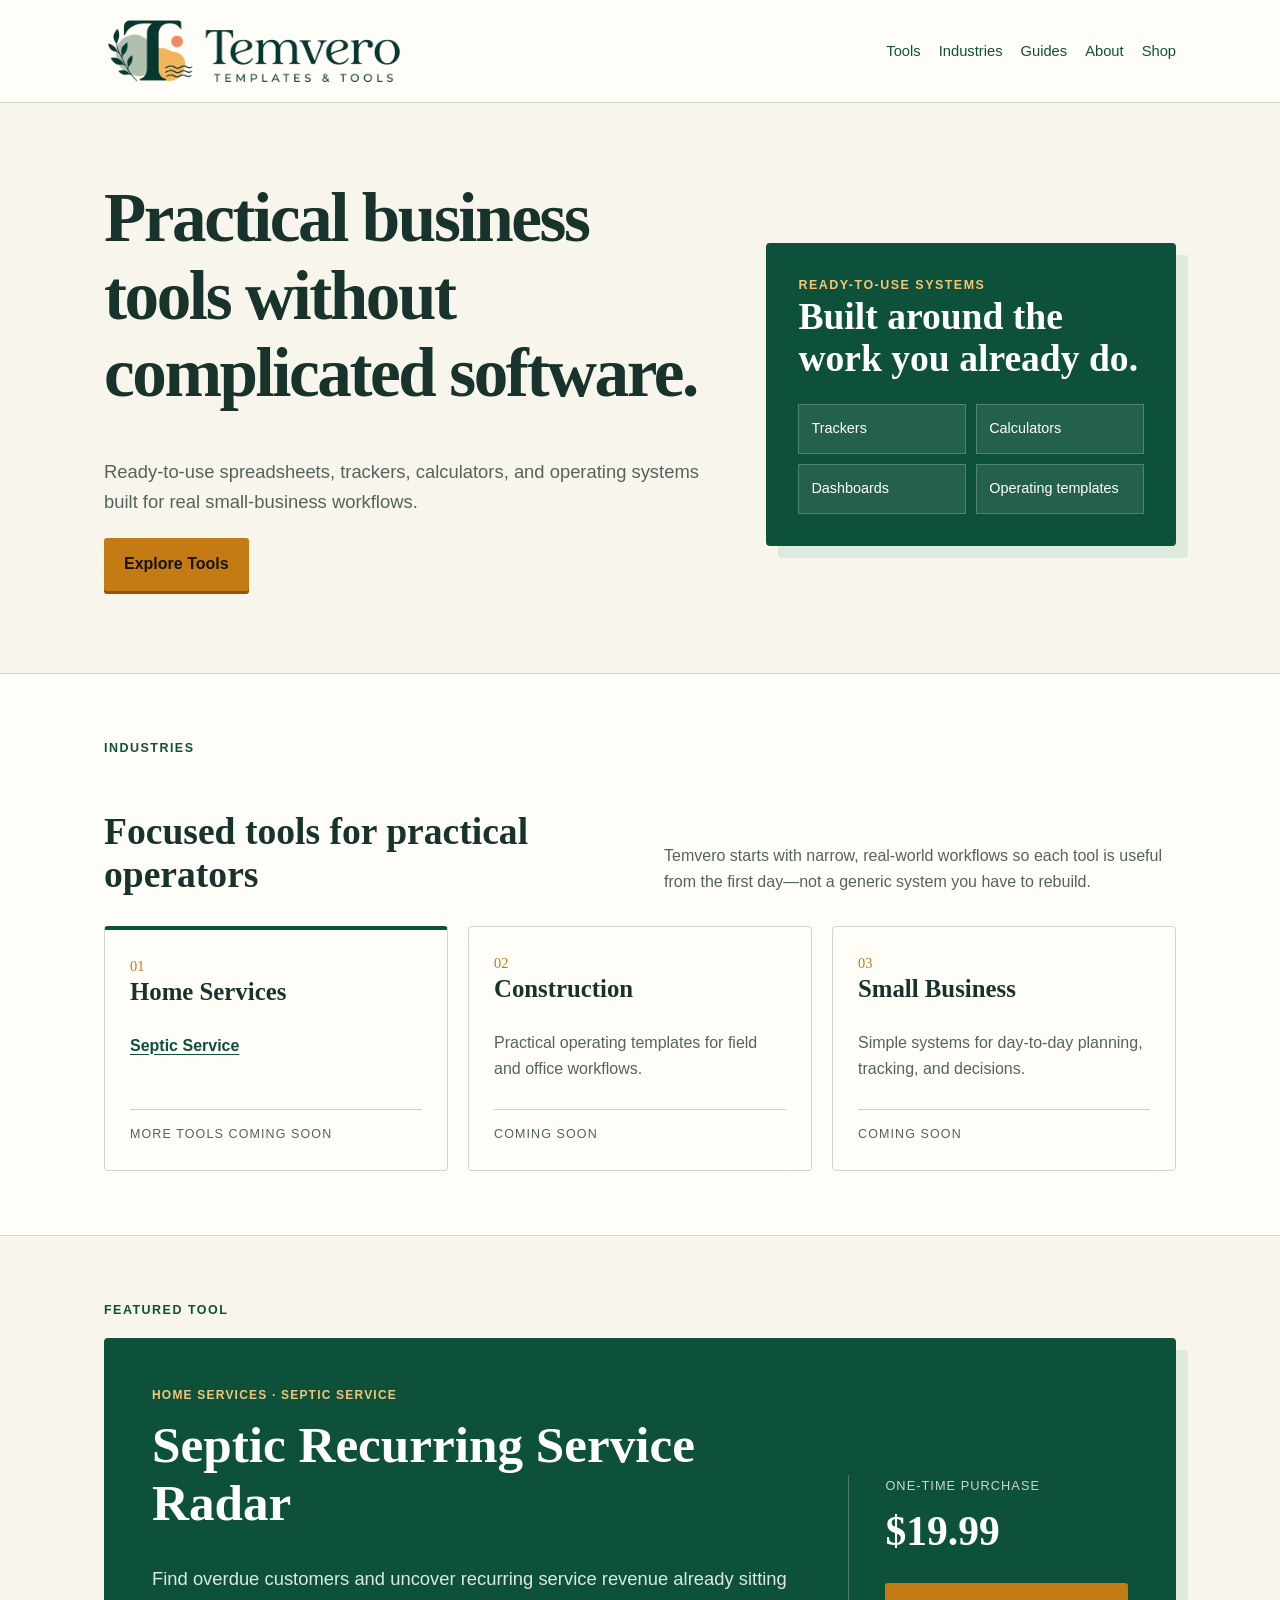
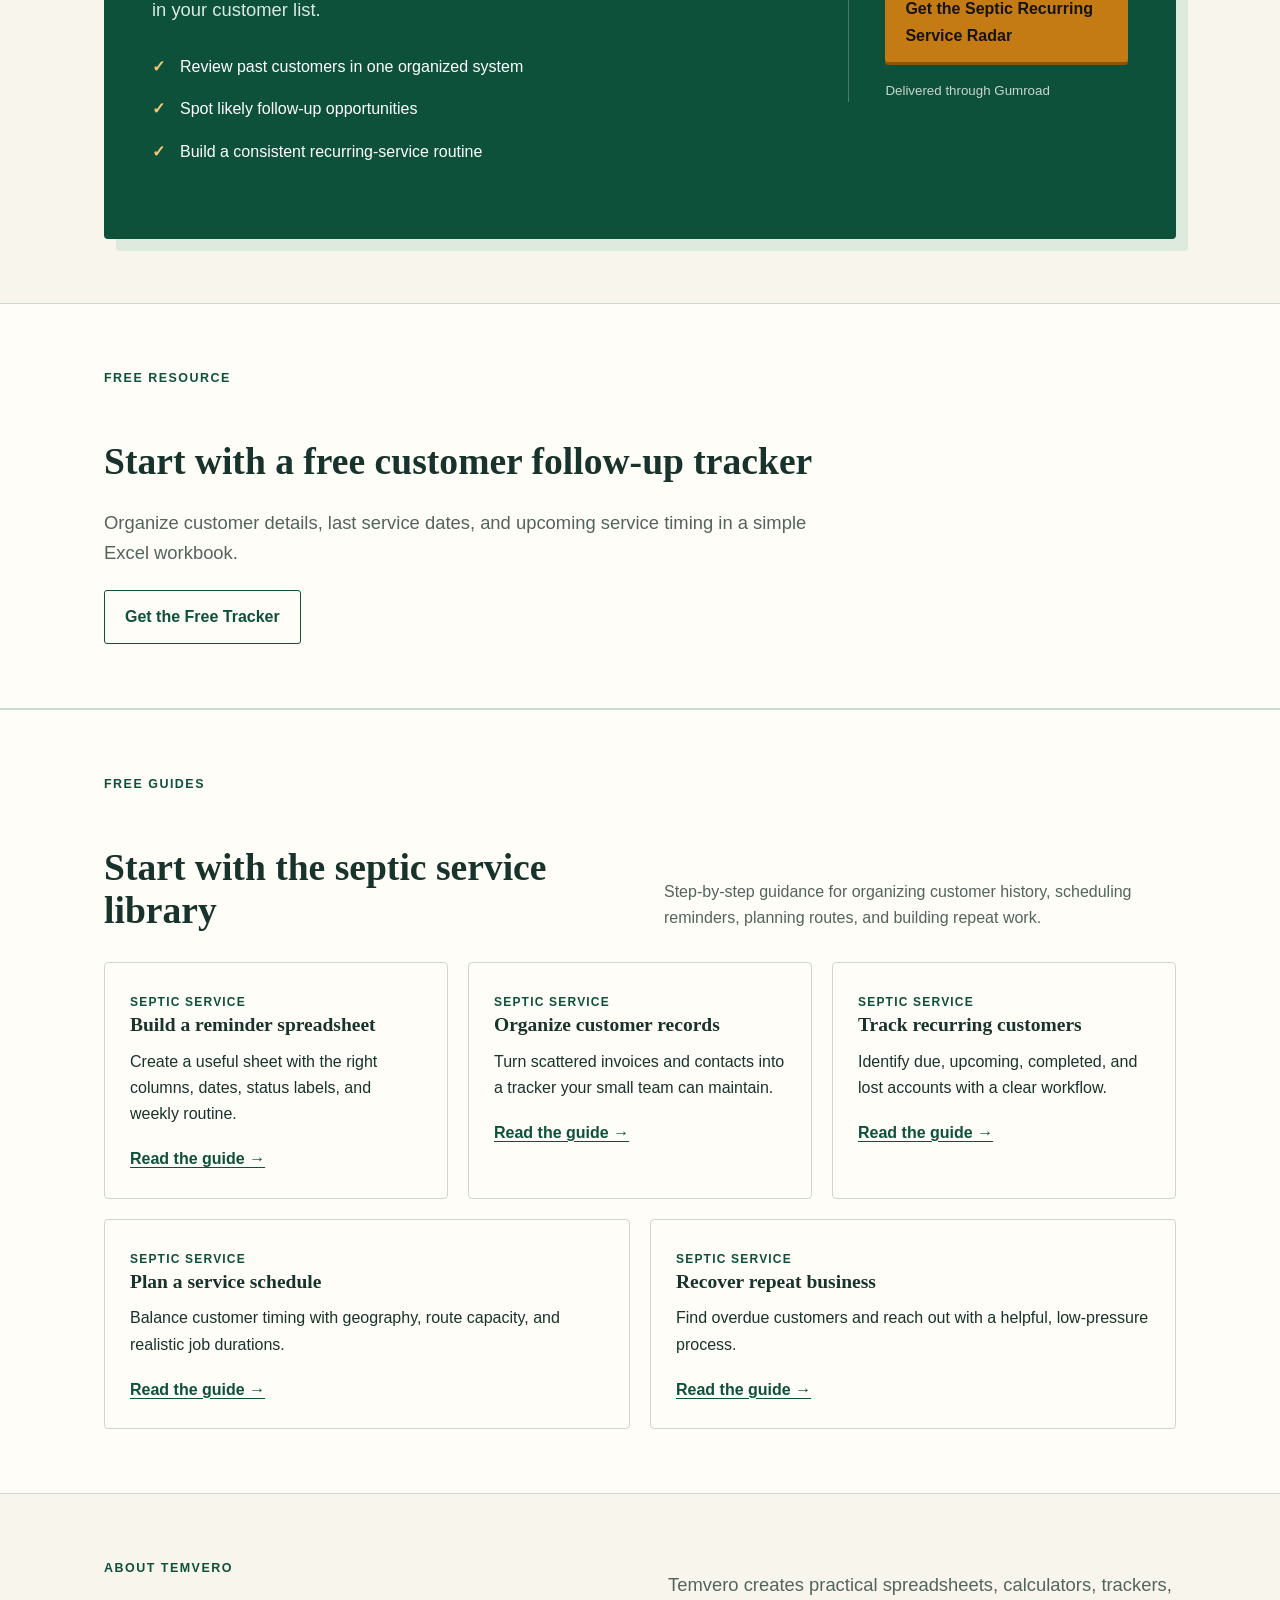
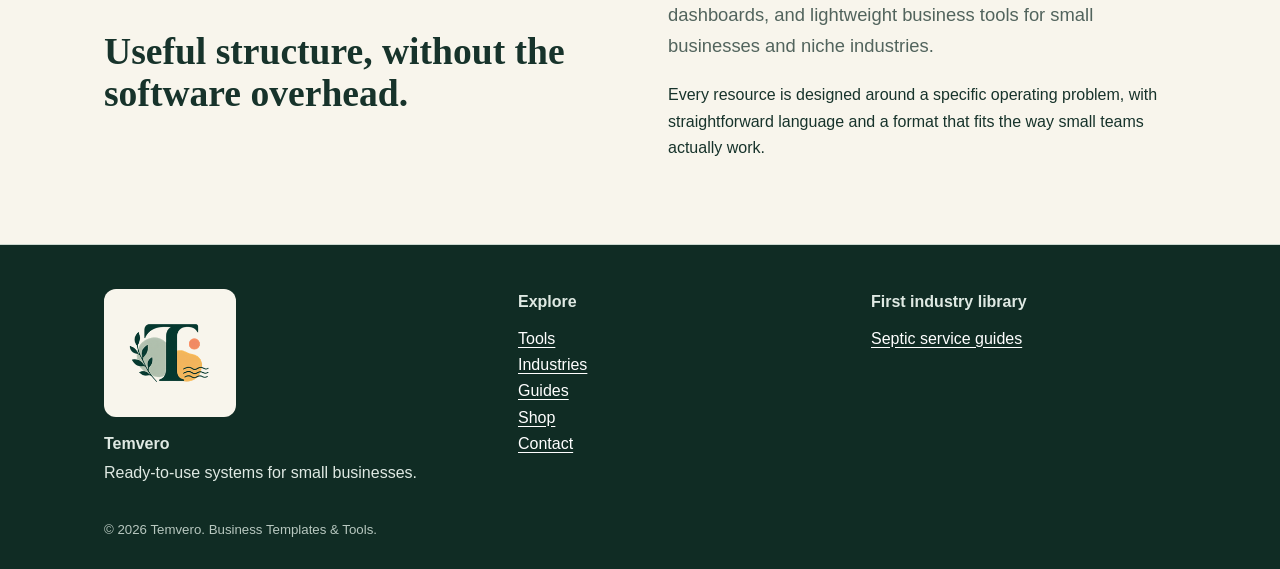
<file: index.html>
<!doctype html>
<html lang="en">
<head>
  <meta charset="utf-8">
  <meta name="viewport" content="width=device-width,initial-scale=1">
  <title>Business Templates &amp; Tools for Small Businesses | Temvero</title>
  <meta name="description" content="Ready-to-use spreadsheets, trackers, calculators, dashboards, and practical business tools built for real small-business workflows.">
  <link rel="canonical" href="https://temvero.com/">
  <meta property="og:type" content="website">
  <meta property="og:site_name" content="Temvero">
  <meta property="og:title" content="Business Templates &amp; Tools for Small Businesses | Temvero">
  <meta property="og:description" content="Ready-to-use spreadsheets, trackers, calculators, dashboards, and practical business tools built for real small-business workflows.">
  <meta property="og:url" content="https://temvero.com/">
  <meta property="og:image" content="https://temvero.com/assets/temvero-og.jpg">
  <meta property="og:image:alt" content="Temvero business templates and tools represented by an operations checklist, calendar, and customer records">
  <link rel="icon" href="favicon.ico" sizes="any"><link rel="icon" type="image/png" sizes="32x32" href="assets/branding/favicon-32x32.png"><link rel="icon" type="image/png" sizes="16x16" href="assets/branding/favicon-16x16.png"><link rel="apple-touch-icon" sizes="180x180" href="assets/branding/apple-touch-icon.png"><link rel="manifest" href="site.webmanifest"><meta name="theme-color" content="#17332b"><link rel="stylesheet" href="assets/styles.css">
  <link rel="stylesheet" href="assets/temvero.css?v=20260819">
</head>
<body>
  <header>
    <nav class="nav" aria-label="Main navigation">
      <a class="brand logo-link" href="/" aria-label="Temvero home"><img class="header-logo" src="assets/branding/temvero-logo-horizontal.png" width="300" height="70" alt="Temvero — Templates &amp; Tools"></a>
      <button class="mobile-menu" aria-expanded="false" aria-label="Toggle navigation">Menu</button>
      <div class="nav-links"><a href="/" data-scroll-target="tools">Tools</a><a href="/" data-scroll-target="industries">Industries</a><a href="/" data-scroll-target="guides">Guides</a><a href="/" data-scroll-target="about">About</a><a href="https://temvero.gumroad.com/">Shop</a></div>
    </nav>
  </header>
  <main>
    <div class="wrap"><section class="hero temvero-hero"><div><h1>Practical business tools without complicated software.</h1><p class="lede">Ready-to-use spreadsheets, trackers, calculators, and operating systems built for real small-business workflows.</p><p><a class="button" href="/" data-scroll-target="tools">Explore Tools</a></p></div><aside class="hero-card toolkit-card" aria-label="Temvero tool categories"><div class="eyebrow">Ready-to-use systems</div><h2>Built around the work you already do.</h2><div class="tool-stack"><span>Trackers</span><span>Calculators</span><span>Dashboards</span><span>Operating templates</span></div></aside></section></div>
    <section class="section alt" id="industries"><div class="wrap"><div class="section-heading"><div><div class="eyebrow">Industries</div><h2>Focused tools for practical operators</h2></div><p>Temvero starts with narrow, real-world workflows so each tool is useful from the first day—not a generic system you have to rebuild.</p></div><div class="grid category-grid"><article class="card category-card active-category"><div class="category-number">01</div><h3>Home Services</h3><p><a href="/" data-scroll-target="featured-tool">Septic Service</a></p><span class="status">More tools coming soon</span></article><article class="card category-card"><div class="category-number">02</div><h3>Construction</h3><p class="muted">Practical operating templates for field and office workflows.</p><span class="status">Coming soon</span></article><article class="card category-card"><div class="category-number">03</div><h3>Small Business</h3><p class="muted">Simple systems for day-to-day planning, tracking, and decisions.</p><span class="status">Coming soon</span></article></div></div></section>
    <section class="section" id="tools"><div class="wrap" id="featured-tool"><div class="eyebrow">Featured Tool</div><div class="featured-tool"><div class="featured-copy"><div class="tool-kicker">Home Services · Septic Service</div><h2>Septic Recurring Service Radar</h2><p class="lede">Find overdue customers and uncover recurring service revenue already sitting in your customer list.</p><ul class="checklist dark-checklist"><li>Review past customers in one organized system</li><li>Spot likely follow-up opportunities</li><li>Build a consistent recurring-service routine</li></ul></div><div class="featured-action"><div class="price"><span>One-time purchase</span><strong>$19.99</strong></div><a class="button" href="https://temvero.gumroad.com/l/SepticRecurringServiceRadar">Get the Septic Recurring Service Radar</a><small>Delivered through Gumroad</small></div></div></div></section>
    <section class="section alt"><div class="wrap"><div class="eyebrow">Free Resource</div><h2>Start with a free customer follow-up tracker</h2><p class="lede">Organize customer details, last service dates, and upcoming service timing in a simple Excel workbook.</p><a class="button secondary" href="/free-septic-customer-follow-up-tracker.html">Get the Free Tracker</a></div></section>
    <section class="section alt" id="guides"><div class="wrap"><div class="section-heading"><div><div class="eyebrow">Free Guides</div><h2>Start with the septic service library</h2></div><p>Step-by-step guidance for organizing customer history, scheduling reminders, planning routes, and building repeat work.</p></div><div class="grid guide-grid"><article class="card"><span class="guide-label">Septic Service</span><h3>Build a reminder spreadsheet</h3><p>Create a useful sheet with the right columns, dates, status labels, and weekly routine.</p><a href="/septic-service-reminder-spreadsheet.html">Read the guide →</a></article><article class="card"><span class="guide-label">Septic Service</span><h3>Organize customer records</h3><p>Turn scattered invoices and contacts into a tracker your small team can maintain.</p><a href="/septic-pumping-customer-tracker.html">Read the guide →</a></article><article class="card"><span class="guide-label">Septic Service</span><h3>Track recurring customers</h3><p>Identify due, upcoming, completed, and lost accounts with a clear workflow.</p><a href="/track-recurring-septic-customers.html">Read the guide →</a></article><article class="card"><span class="guide-label">Septic Service</span><h3>Plan a service schedule</h3><p>Balance customer timing with geography, route capacity, and realistic job durations.</p><a href="/septic-service-schedule-template.html">Read the guide →</a></article><article class="card"><span class="guide-label">Septic Service</span><h3>Recover repeat business</h3><p>Find overdue customers and reach out with a helpful, low-pressure process.</p><a href="/recover-repeat-septic-customers.html">Read the guide →</a></article></div></div></section>
    <section class="section about-section" id="about"><div class="wrap about-grid"><div><div class="eyebrow">About Temvero</div><h2>Useful structure, without the software overhead.</h2></div><div><p class="lede">Temvero creates practical spreadsheets, calculators, trackers, dashboards, and lightweight business tools for small businesses and niche industries.</p><p>Every resource is designed around a specific operating problem, with straightforward language and a format that fits the way small teams actually work.</p></div></div></section>
  </main>
  <footer><div class="wrap"><div class="footer-grid"><div class="footer-brand"><span class="footer-logo-wrap"><img class="footer-logo" src="assets/branding/temvero-icon-192.png" width="100" height="100" alt=""></span><div><strong>Temvero</strong><p>Ready-to-use systems for small businesses.</p></div></div><div><strong>Explore</strong><p><a href="/" data-scroll-target="tools">Tools</a><br><a href="/" data-scroll-target="industries">Industries</a><br><a href="/" data-scroll-target="guides">Guides</a><br><a href="https://temvero.gumroad.com/">Shop</a><br><a href="/contact.html">Contact</a></p></div><div><strong>First industry library</strong><p><a href="/" data-scroll-target="guides">Septic service guides</a></p></div></div><div class="fine">© 2026 Temvero. Business Templates &amp; Tools.</div></div></footer>
  <script src="assets/site.js?v=20260819b" defer></script>
</body>
</html>
</file>
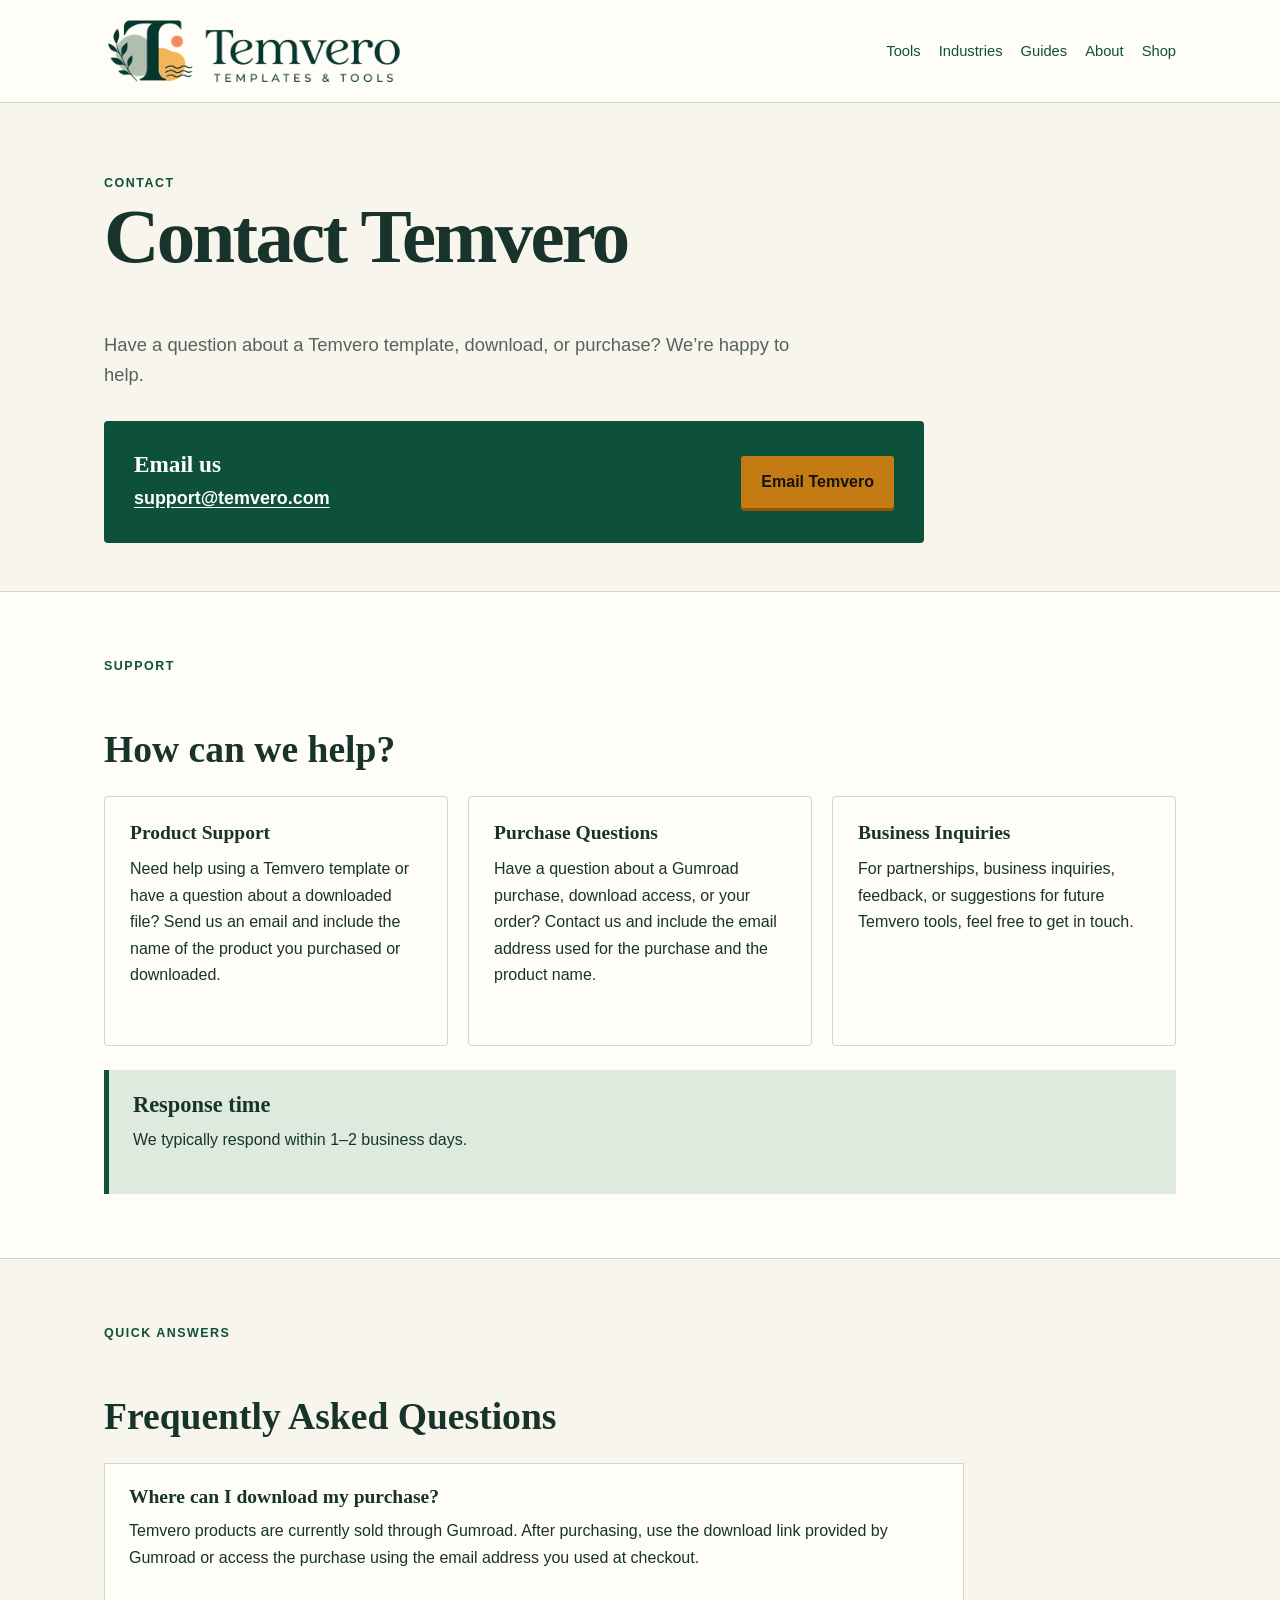
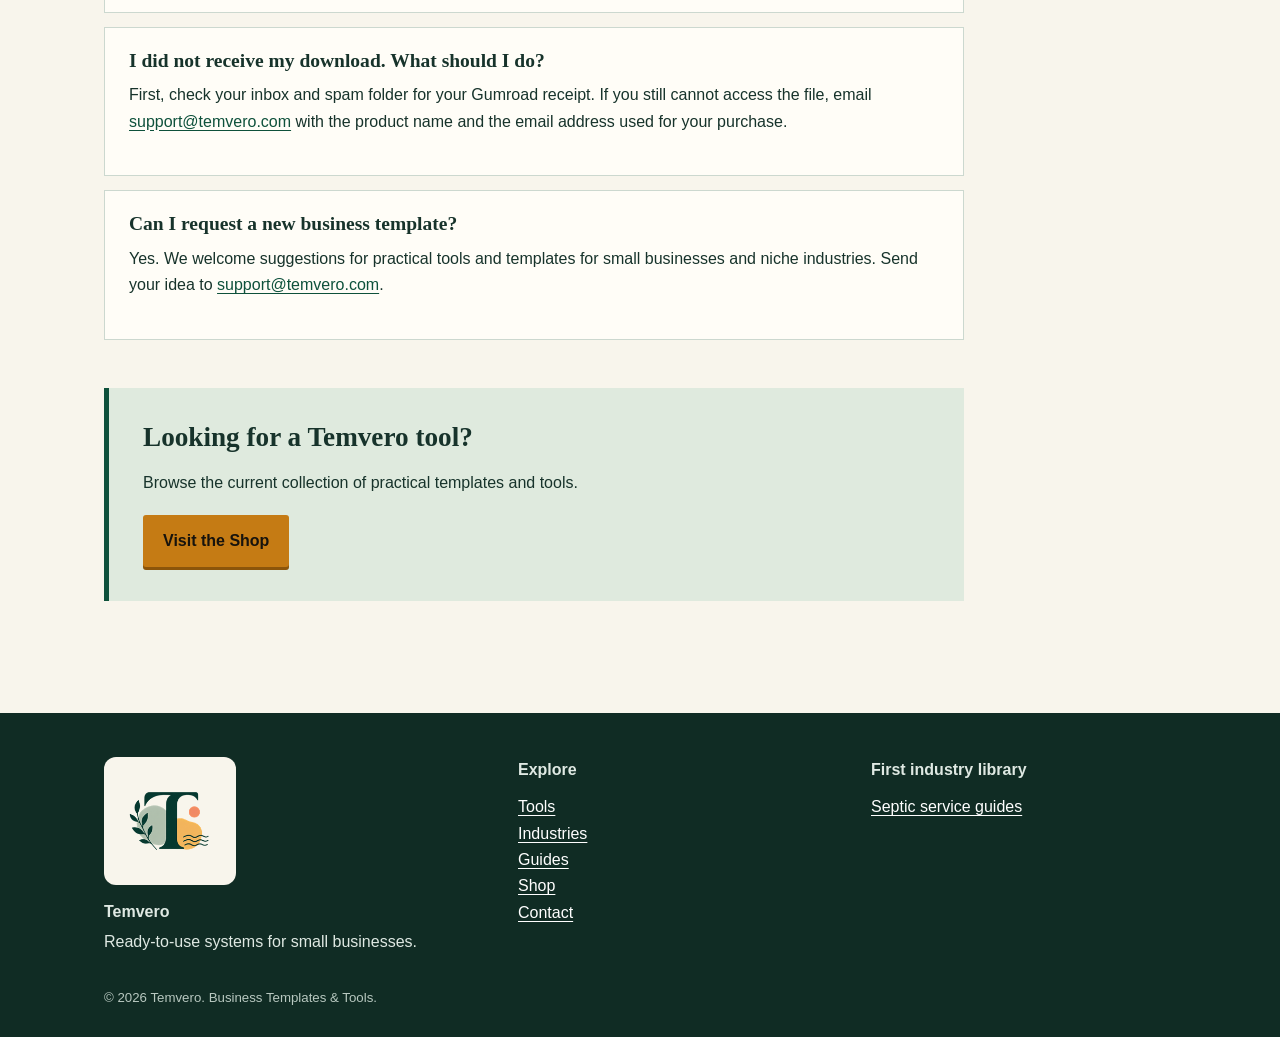
<file: contact.html>
<!doctype html>
<html lang="en">
<head>
  <meta charset="utf-8">
  <meta name="viewport" content="width=device-width,initial-scale=1">
  <title>Contact Temvero | Business Templates &amp; Tools</title>
  <meta name="description" content="Contact Temvero for product support, purchase questions, business inquiries, and suggestions for future business templates and tools.">
  <link rel="canonical" href="https://temvero.com/contact.html">
  <meta property="og:type" content="website">
  <meta property="og:site_name" content="Temvero">
  <meta property="og:title" content="Contact Temvero | Business Templates &amp; Tools">
  <meta property="og:description" content="Contact Temvero for product support, purchase questions, business inquiries, and suggestions for future business templates and tools.">
  <meta property="og:url" content="https://temvero.com/contact.html">
  <meta property="og:image" content="https://temvero.com/assets/temvero-og.jpg">
  <meta property="og:image:alt" content="Temvero business templates and tools represented by an operations checklist, calendar, and customer records">
  <link rel="icon" href="favicon.ico" sizes="any">
  <link rel="icon" type="image/png" sizes="32x32" href="assets/branding/favicon-32x32.png">
  <link rel="icon" type="image/png" sizes="16x16" href="assets/branding/favicon-16x16.png">
  <link rel="apple-touch-icon" sizes="180x180" href="assets/branding/apple-touch-icon.png">
  <link rel="manifest" href="site.webmanifest">
  <meta name="theme-color" content="#17332b">
  <link rel="stylesheet" href="assets/styles.css">
  <link rel="stylesheet" href="assets/temvero.css?v=20260819">
</head>
<body>
  <header><nav class="nav" aria-label="Main navigation"><a class="brand logo-link" href="/" aria-label="Temvero home"><img class="header-logo" src="assets/branding/temvero-logo-horizontal.png" width="300" height="70" alt="Temvero — Templates &amp; Tools"></a><button class="mobile-menu" aria-expanded="false" aria-label="Toggle navigation">Menu</button><div class="nav-links"><a href="/" data-scroll-target="tools">Tools</a><a href="/" data-scroll-target="industries">Industries</a><a href="/" data-scroll-target="guides">Guides</a><a href="/" data-scroll-target="about">About</a><a href="https://temvero.gumroad.com/">Shop</a></div></nav></header>
  <main>
    <div class="wrap"><section class="contact-hero"><div class="eyebrow">Contact</div><h1>Contact Temvero</h1><p class="lede">Have a question about a Temvero template, download, or purchase? We’re happy to help.</p><div class="contact-email-card"><div><h2>Email us</h2><a class="contact-email" href="mailto:support@temvero.com">support@temvero.com</a></div><a class="button" href="mailto:support@temvero.com">Email Temvero</a></div></section></div>
    <section class="section alt"><div class="wrap"><div class="eyebrow">Support</div><h2>How can we help?</h2><div class="grid contact-grid"><article class="card"><h3>Product Support</h3><p>Need help using a Temvero template or have a question about a downloaded file? Send us an email and include the name of the product you purchased or downloaded.</p></article><article class="card"><h3>Purchase Questions</h3><p>Have a question about a Gumroad purchase, download access, or your order? Contact us and include the email address used for the purchase and the product name.</p></article><article class="card"><h3>Business Inquiries</h3><p>For partnerships, business inquiries, feedback, or suggestions for future Temvero tools, feel free to get in touch.</p></article></div><div class="contact-response"><h2>Response time</h2><p>We typically respond within 1–2 business days.</p></div></div></section>
    <section class="section"><div class="wrap"><div class="eyebrow">Quick answers</div><h2>Frequently Asked Questions</h2><div class="faq-list"><article class="faq-item"><h3>Where can I download my purchase?</h3><p>Temvero products are currently sold through Gumroad. After purchasing, use the download link provided by Gumroad or access the purchase using the email address you used at checkout.</p></article><article class="faq-item"><h3>I did not receive my download. What should I do?</h3><p>First, check your inbox and spam folder for your Gumroad receipt. If you still cannot access the file, email <a href="mailto:support@temvero.com">support@temvero.com</a> with the product name and the email address used for your purchase.</p></article><article class="faq-item"><h3>Can I request a new business template?</h3><p>Yes. We welcome suggestions for practical tools and templates for small businesses and niche industries. Send your idea to <a href="mailto:support@temvero.com">support@temvero.com</a>.</p></article></div><div class="cta contact-cta"><h2>Looking for a Temvero tool?</h2><p>Browse the current collection of practical templates and tools.</p><a class="button" href="https://temvero.gumroad.com/">Visit the Shop</a></div></div></section>
  </main>
  <footer><div class="wrap"><div class="footer-grid"><div class="footer-brand"><span class="footer-logo-wrap"><img class="footer-logo" src="assets/branding/temvero-icon-192.png" width="100" height="100" alt=""></span><div><strong>Temvero</strong><p>Ready-to-use systems for small businesses.</p></div></div><div><strong>Explore</strong><p><a href="/" data-scroll-target="tools">Tools</a><br><a href="/" data-scroll-target="industries">Industries</a><br><a href="/" data-scroll-target="guides">Guides</a><br><a href="https://temvero.gumroad.com/">Shop</a><br><a href="/contact.html">Contact</a></p></div><div><strong>First industry library</strong><p><a href="/" data-scroll-target="guides">Septic service guides</a></p></div></div><div class="fine">© 2026 Temvero. Business Templates &amp; Tools.</div></div></footer>
  <script src="assets/site.js?v=20260819b" defer></script>
</body>
</html>
</file>
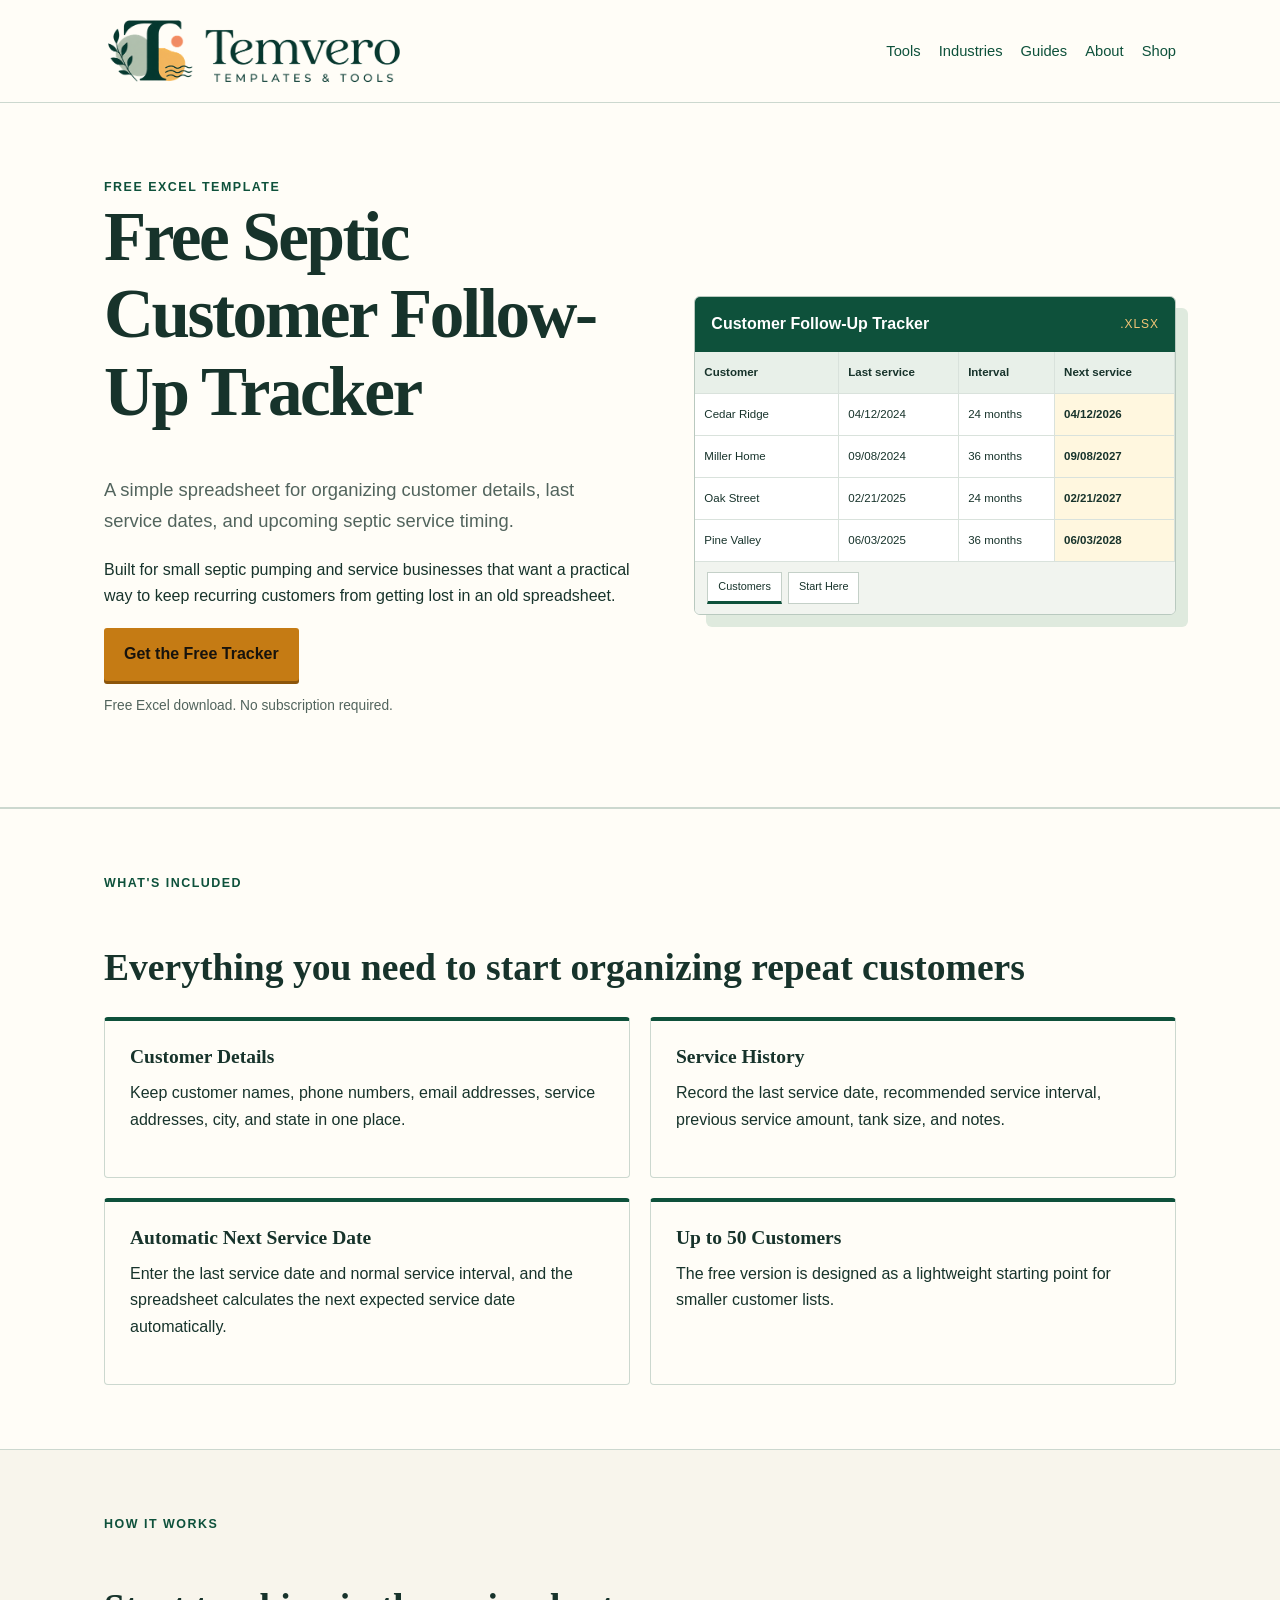
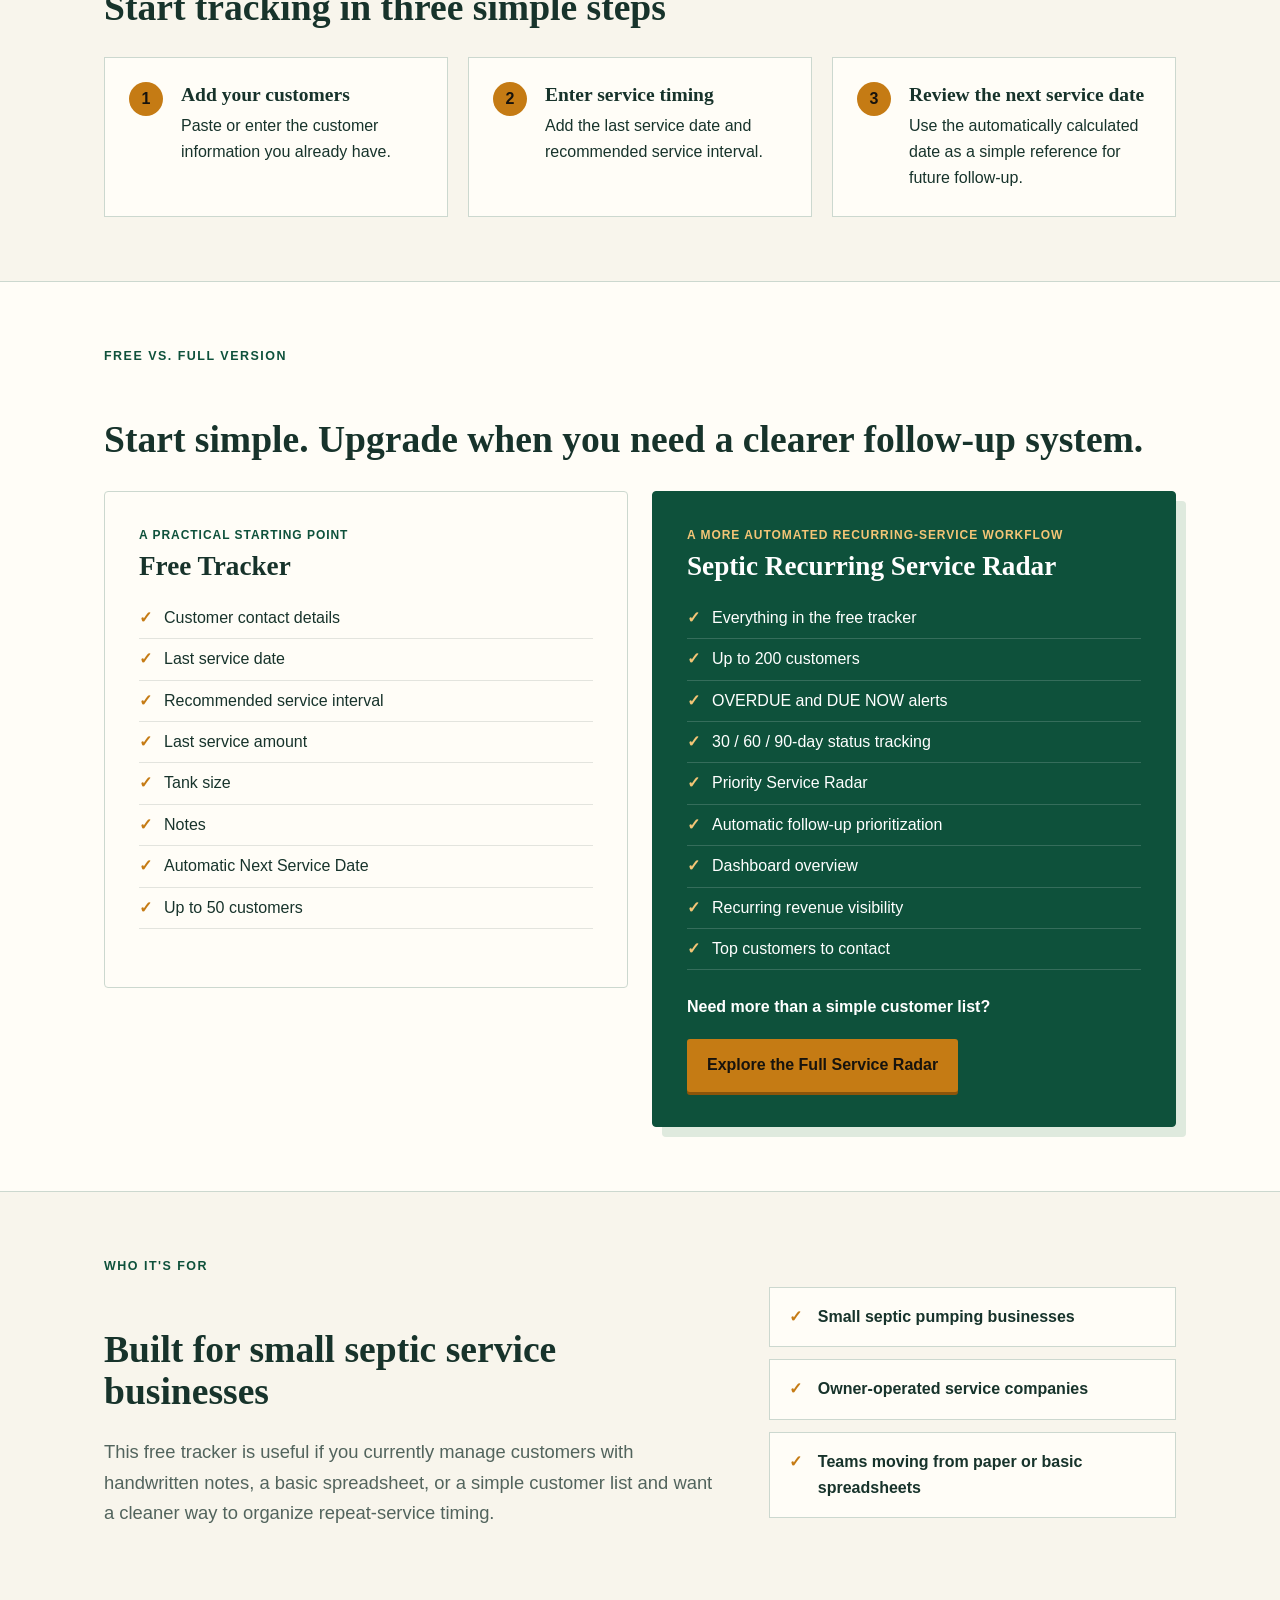
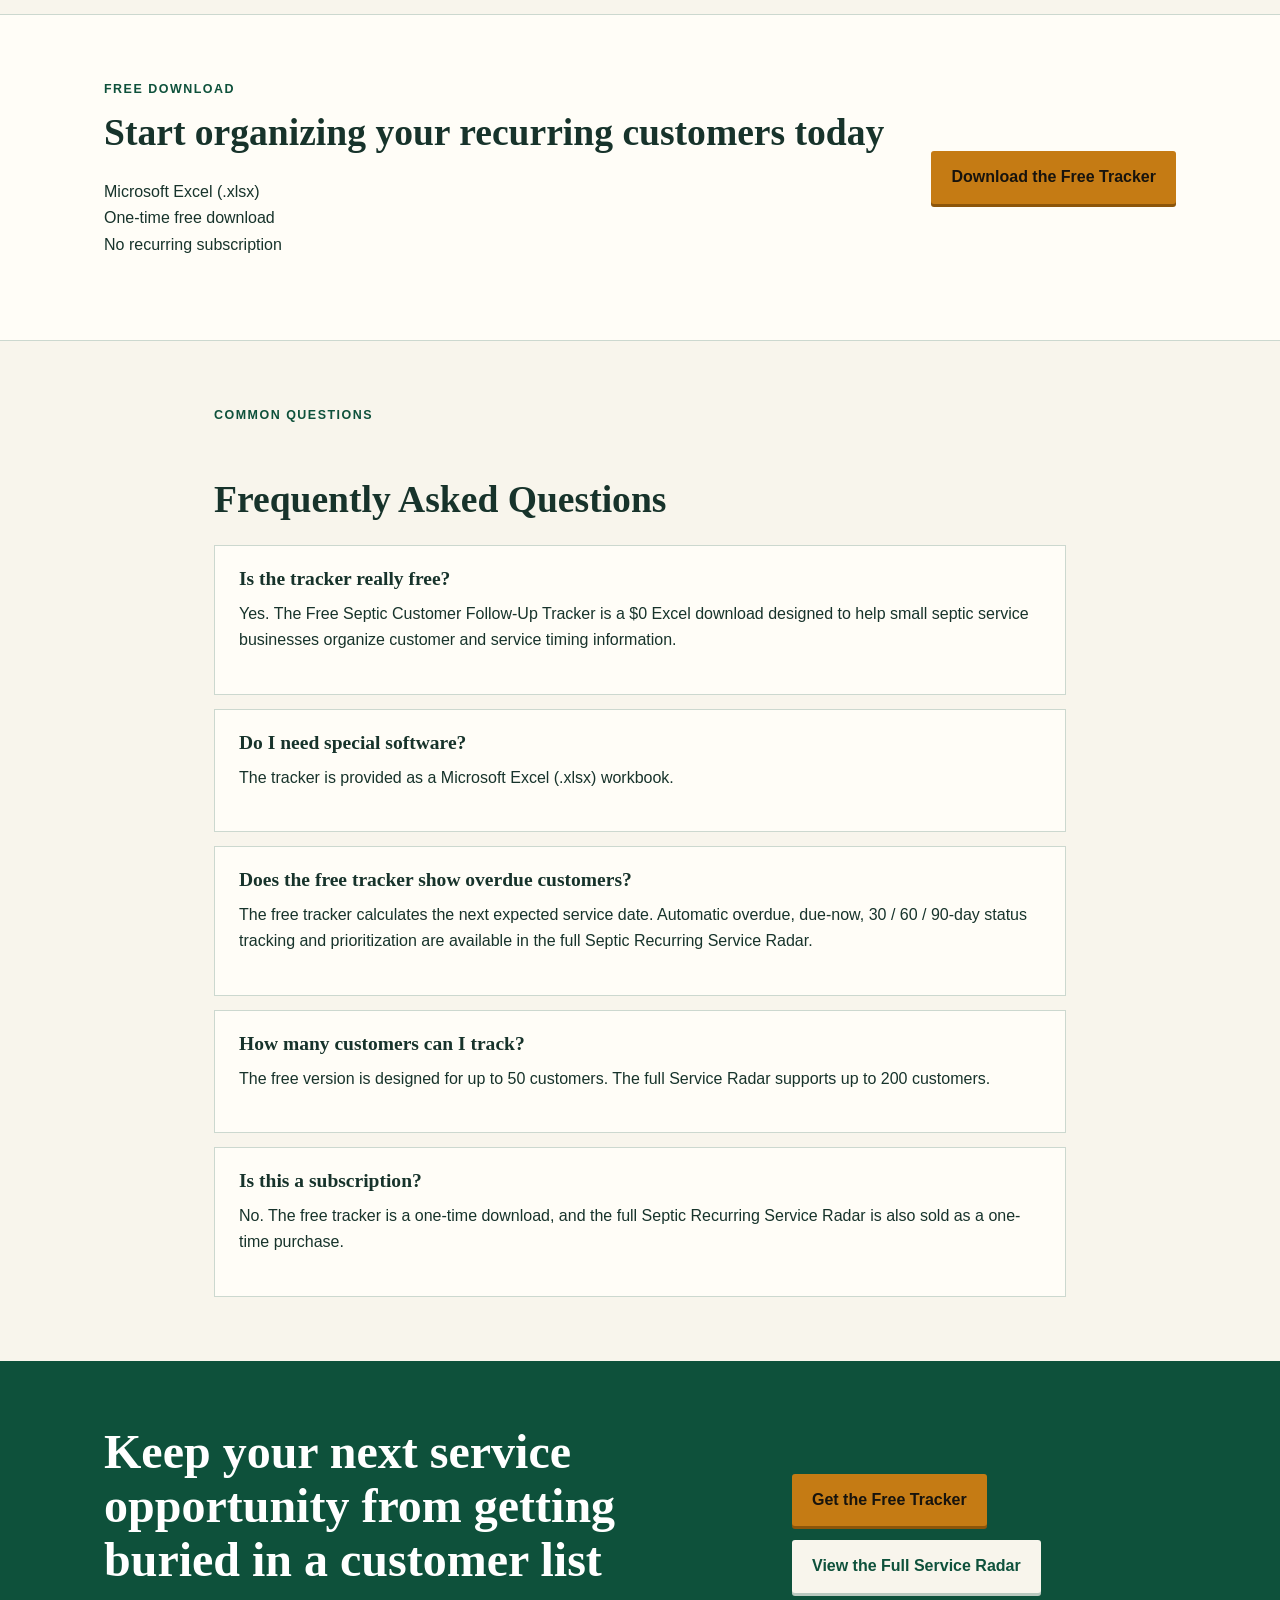
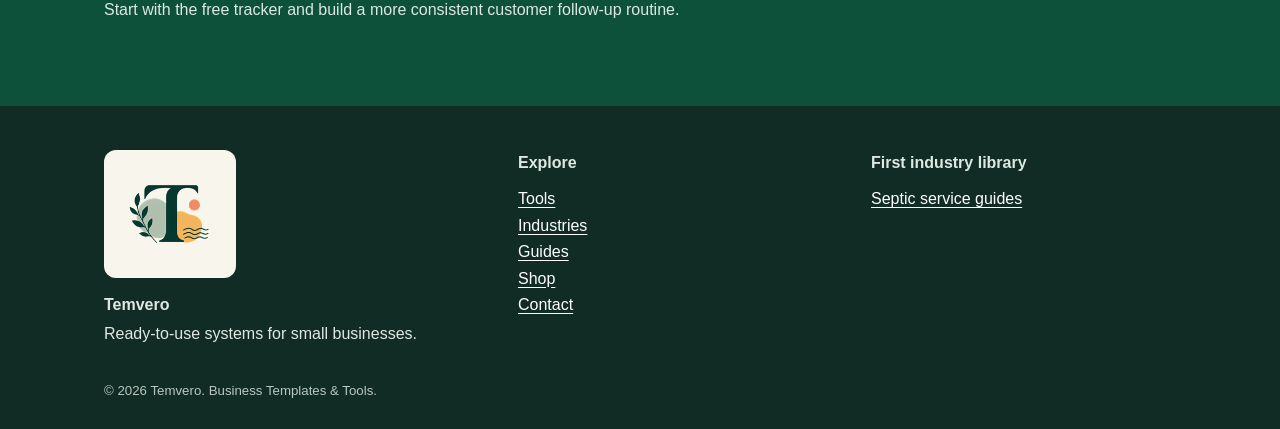
<file: free-septic-customer-follow-up-tracker.html>
<!doctype html>
<html lang="en">
<head>
  <meta charset="utf-8">
  <meta name="viewport" content="width=device-width,initial-scale=1">
  <title>Free Septic Customer Follow-Up Tracker | Temvero</title>
  <meta name="description" content="Download a free Excel customer follow-up tracker for septic pumping and service businesses. Organize customer details, last service dates, service intervals, and upcoming service timing.">
  <link rel="canonical" href="https://temvero.com/free-septic-customer-follow-up-tracker.html">
  <meta property="og:type" content="website">
  <meta property="og:site_name" content="Temvero">
  <meta property="og:title" content="Free Septic Customer Follow-Up Tracker | Temvero">
  <meta property="og:description" content="Download a free Excel customer follow-up tracker for septic pumping and service businesses. Organize customer details, last service dates, service intervals, and upcoming service timing.">
  <meta property="og:url" content="https://temvero.com/free-septic-customer-follow-up-tracker.html">
  <meta property="og:image" content="https://temvero.com/assets/temvero-og.jpg">
  <meta property="og:image:alt" content="Temvero business templates and tools represented by an operations checklist, calendar, and customer records">
  <link rel="icon" href="favicon.ico" sizes="any">
  <link rel="icon" type="image/png" sizes="32x32" href="assets/branding/favicon-32x32.png">
  <link rel="icon" type="image/png" sizes="16x16" href="assets/branding/favicon-16x16.png">
  <link rel="apple-touch-icon" sizes="180x180" href="assets/branding/apple-touch-icon.png">
  <link rel="manifest" href="site.webmanifest">
  <meta name="theme-color" content="#17332b">
  <link rel="stylesheet" href="assets/styles.css">
  <link rel="stylesheet" href="assets/temvero.css?v=20260821">
</head>
<body>
  <header>
    <nav class="nav" aria-label="Main navigation">
      <a class="brand logo-link" href="/" aria-label="Temvero home"><img class="header-logo" src="assets/branding/temvero-logo-horizontal.png" width="300" height="70" alt="Temvero — Templates &amp; Tools"></a>
      <button class="mobile-menu" aria-expanded="false" aria-label="Toggle navigation">Menu</button>
      <div class="nav-links"><a href="/" data-scroll-target="tools">Tools</a><a href="/" data-scroll-target="industries">Industries</a><a href="/" data-scroll-target="guides">Guides</a><a href="/" data-scroll-target="about">About</a><a href="https://temvero.gumroad.com/">Shop</a></div>
    </nav>
  </header>
  <main>
    <section class="lead-hero">
      <div class="wrap lead-hero-grid">
        <div class="lead-hero-copy">
          <div class="eyebrow">Free Excel Template</div>
          <h1>Free Septic Customer Follow-Up Tracker</h1>
          <p class="lede">A simple spreadsheet for organizing customer details, last service dates, and upcoming septic service timing.</p>
          <p>Built for small septic pumping and service businesses that want a practical way to keep recurring customers from getting lost in an old spreadsheet.</p>
          <p><a class="button" href="FREE_TRACKER_GUMROAD_URL">Get the Free Tracker</a></p>
          <p class="download-note">Free Excel download. No subscription required.</p>
        </div>
        <div class="sheet-preview" role="img" aria-label="Preview of the free Excel tracker showing customers, last service dates, service intervals, and automatically calculated next service dates">
          <div class="sheet-toolbar"><span class="sheet-file">Customer Follow-Up Tracker</span><span class="sheet-format">.xlsx</span></div>
          <div class="sheet-grid" aria-hidden="true">
            <div class="sheet-cell sheet-head">Customer</div><div class="sheet-cell sheet-head">Last service</div><div class="sheet-cell sheet-head">Interval</div><div class="sheet-cell sheet-head">Next service</div>
            <div class="sheet-cell">Cedar Ridge</div><div class="sheet-cell">04/12/2024</div><div class="sheet-cell">24 months</div><div class="sheet-cell sheet-date">04/12/2026</div>
            <div class="sheet-cell">Miller Home</div><div class="sheet-cell">09/08/2024</div><div class="sheet-cell">36 months</div><div class="sheet-cell sheet-date">09/08/2027</div>
            <div class="sheet-cell">Oak Street</div><div class="sheet-cell">02/21/2025</div><div class="sheet-cell">24 months</div><div class="sheet-cell sheet-date">02/21/2027</div>
            <div class="sheet-cell">Pine Valley</div><div class="sheet-cell">06/03/2025</div><div class="sheet-cell">36 months</div><div class="sheet-cell sheet-date">06/03/2028</div>
          </div>
          <div class="sheet-tabs" aria-hidden="true"><span>Customers</span><span>Start Here</span></div>
        </div>
      </div>
    </section>

    <section class="section alt">
      <div class="wrap">
        <div class="eyebrow">What's Included</div>
        <h2>Everything you need to start organizing repeat customers</h2>
        <div class="grid included-grid">
          <article class="card"><h3>Customer Details</h3><p>Keep customer names, phone numbers, email addresses, service addresses, city, and state in one place.</p></article>
          <article class="card"><h3>Service History</h3><p>Record the last service date, recommended service interval, previous service amount, tank size, and notes.</p></article>
          <article class="card"><h3>Automatic Next Service Date</h3><p>Enter the last service date and normal service interval, and the spreadsheet calculates the next expected service date automatically.</p></article>
          <article class="card"><h3>Up to 50 Customers</h3><p>The free version is designed as a lightweight starting point for smaller customer lists.</p></article>
        </div>
      </div>
    </section>

    <section class="section">
      <div class="wrap">
        <div class="eyebrow">How It Works</div>
        <h2>Start tracking in three simple steps</h2>
        <div class="lead-steps">
          <article class="lead-step"><span>1</span><div><h3>Add your customers</h3><p>Paste or enter the customer information you already have.</p></div></article>
          <article class="lead-step"><span>2</span><div><h3>Enter service timing</h3><p>Add the last service date and recommended service interval.</p></div></article>
          <article class="lead-step"><span>3</span><div><h3>Review the next service date</h3><p>Use the automatically calculated date as a simple reference for future follow-up.</p></div></article>
        </div>
      </div>
    </section>

    <section class="section alt comparison-section">
      <div class="wrap">
        <div class="eyebrow">Free vs. Full Version</div>
        <h2>Start simple. Upgrade when you need a clearer follow-up system.</h2>
        <div class="compare-grid">
          <article class="compare-card free-card">
            <span class="comparison-label">A practical starting point</span>
            <h3>Free Tracker</h3>
            <ul class="feature-list"><li>Customer contact details</li><li>Last service date</li><li>Recommended service interval</li><li>Last service amount</li><li>Tank size</li><li>Notes</li><li>Automatic Next Service Date</li><li>Up to 50 customers</li></ul>
          </article>
          <article class="compare-card full-card">
            <span class="comparison-label">A more automated recurring-service workflow</span>
            <h3>Septic Recurring Service Radar</h3>
            <ul class="feature-list"><li>Everything in the free tracker</li><li>Up to 200 customers</li><li>OVERDUE and DUE NOW alerts</li><li>30 / 60 / 90-day status tracking</li><li>Priority Service Radar</li><li>Automatic follow-up prioritization</li><li>Dashboard overview</li><li>Recurring revenue visibility</li><li>Top customers to contact</li></ul>
            <p><strong>Need more than a simple customer list?</strong></p>
            <a class="button" href="https://temvero.gumroad.com/l/SepticRecurringServiceRadar">Explore the Full Service Radar</a>
          </article>
        </div>
      </div>
    </section>

    <section class="section audience-section">
      <div class="wrap audience-grid">
        <div><div class="eyebrow">Who It's For</div><h2>Built for small septic service businesses</h2><p class="lede">This free tracker is useful if you currently manage customers with handwritten notes, a basic spreadsheet, or a simple customer list and want a cleaner way to organize repeat-service timing.</p></div>
        <ul class="audience-list"><li>Small septic pumping businesses</li><li>Owner-operated service companies</li><li>Teams moving from paper or basic spreadsheets</li></ul>
      </div>
    </section>

    <section class="section alt">
      <div class="wrap mid-download">
        <div><div class="eyebrow">Free Download</div><h2>Start organizing your recurring customers today</h2><p>Microsoft Excel (.xlsx)<br>One-time free download<br>No recurring subscription</p></div>
        <a class="button" href="FREE_TRACKER_GUMROAD_URL">Download the Free Tracker</a>
      </div>
    </section>

    <section class="section">
      <div class="wrap faq-wrap">
        <div class="eyebrow">Common Questions</div>
        <h2>Frequently Asked Questions</h2>
        <div class="faq-list">
          <article class="faq-item"><h3>Is the tracker really free?</h3><p>Yes. The Free Septic Customer Follow-Up Tracker is a $0 Excel download designed to help small septic service businesses organize customer and service timing information.</p></article>
          <article class="faq-item"><h3>Do I need special software?</h3><p>The tracker is provided as a Microsoft Excel (.xlsx) workbook.</p></article>
          <article class="faq-item"><h3>Does the free tracker show overdue customers?</h3><p>The free tracker calculates the next expected service date. Automatic overdue, due-now, 30 / 60 / 90-day status tracking and prioritization are available in the full Septic Recurring Service Radar.</p></article>
          <article class="faq-item"><h3>How many customers can I track?</h3><p>The free version is designed for up to 50 customers. The full Service Radar supports up to 200 customers.</p></article>
          <article class="faq-item"><h3>Is this a subscription?</h3><p>No. The free tracker is a one-time download, and the full Septic Recurring Service Radar is also sold as a one-time purchase.</p></article>
        </div>
      </div>
    </section>

    <section class="lead-final-cta">
      <div class="wrap lead-final-grid">
        <div><h2>Keep your next service opportunity from getting buried in a customer list</h2><p>Start with the free tracker and build a more consistent customer follow-up routine.</p></div>
        <div class="lead-final-actions"><a class="button" href="FREE_TRACKER_GUMROAD_URL">Get the Free Tracker</a><a class="button light-button" href="https://temvero.gumroad.com/l/SepticRecurringServiceRadar">View the Full Service Radar</a></div>
      </div>
    </section>
  </main>
  <footer><div class="wrap"><div class="footer-grid"><div class="footer-brand"><span class="footer-logo-wrap"><img class="footer-logo" src="assets/branding/temvero-icon-192.png" width="100" height="100" alt=""></span><div><strong>Temvero</strong><p>Ready-to-use systems for small businesses.</p></div></div><div><strong>Explore</strong><p><a href="/" data-scroll-target="tools">Tools</a><br><a href="/" data-scroll-target="industries">Industries</a><br><a href="/" data-scroll-target="guides">Guides</a><br><a href="https://temvero.gumroad.com/">Shop</a><br><a href="/contact.html">Contact</a></p></div><div><strong>First industry library</strong><p><a href="/" data-scroll-target="guides">Septic service guides</a></p></div></div><div class="fine">© 2026 Temvero. Business Templates &amp; Tools.</div></div></footer>
  <script src="assets/site.js?v=20260819b" defer></script>
</body>
</html>
</file>
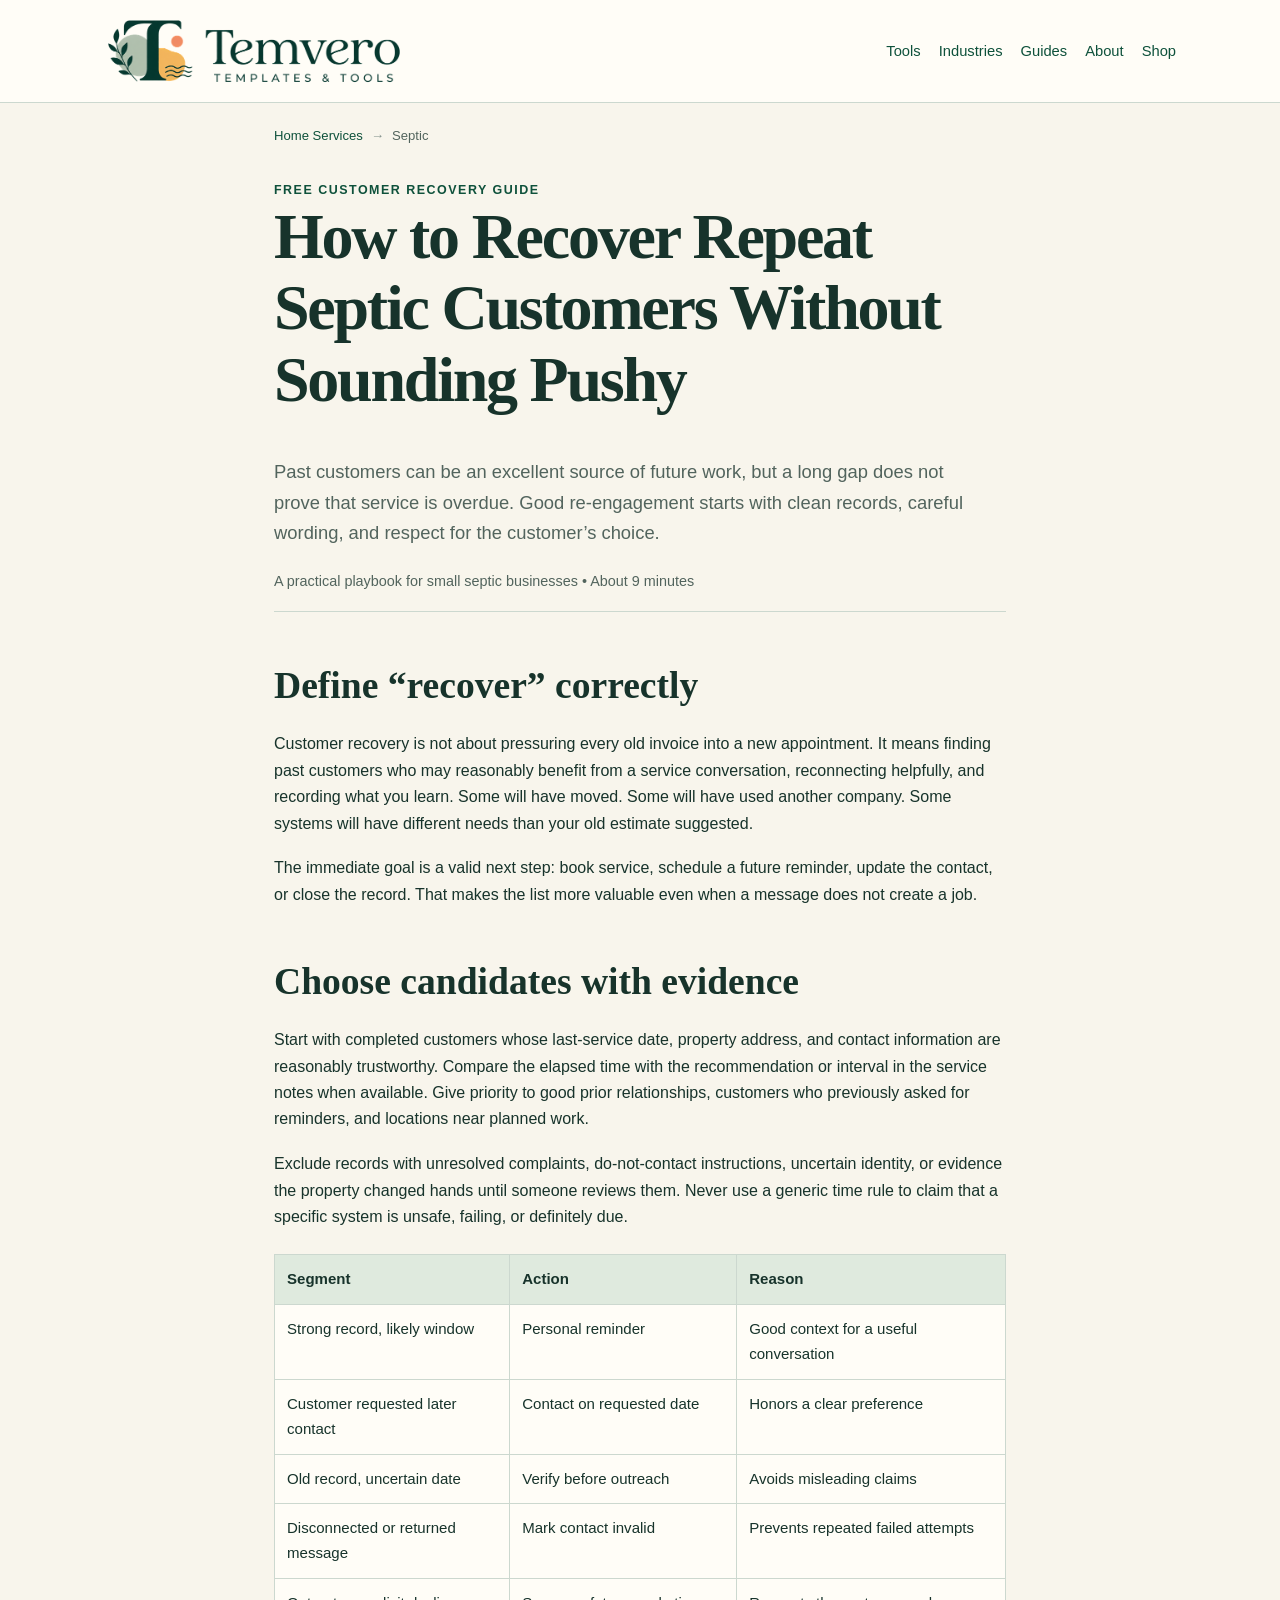
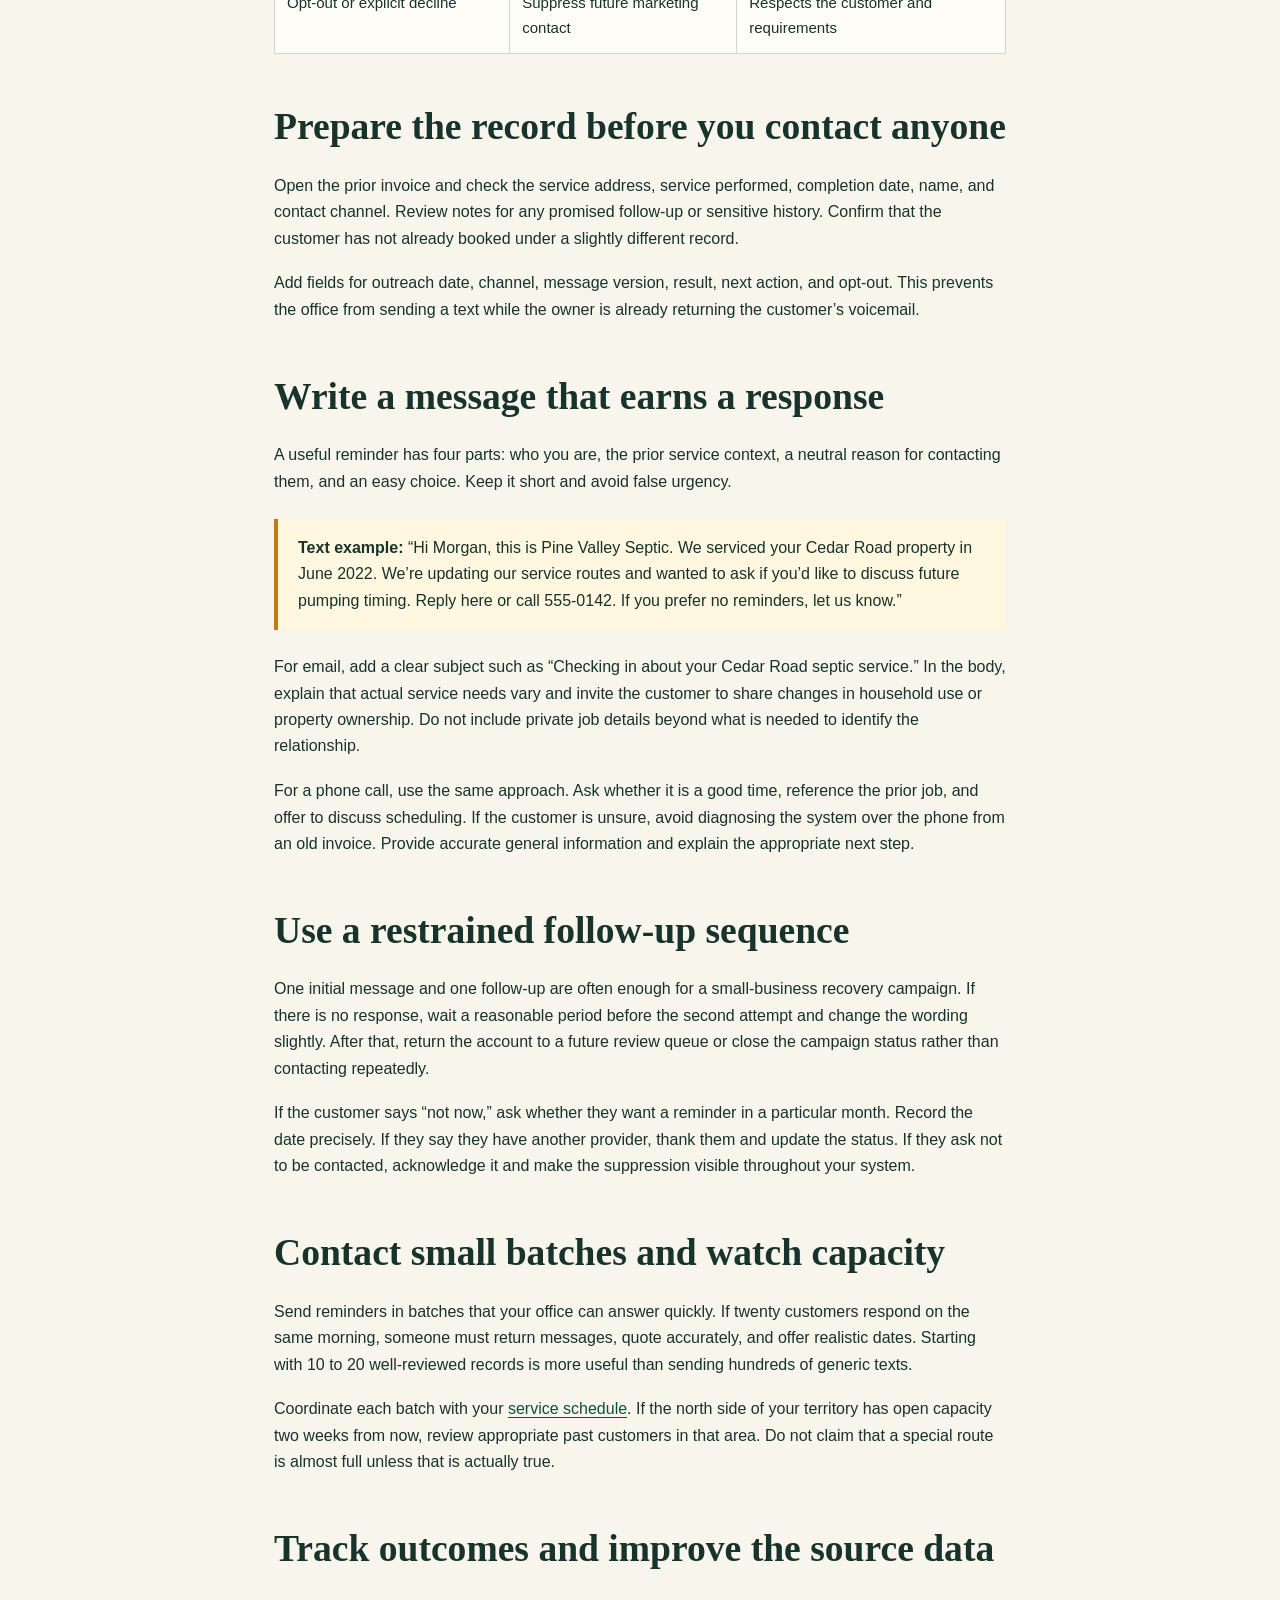
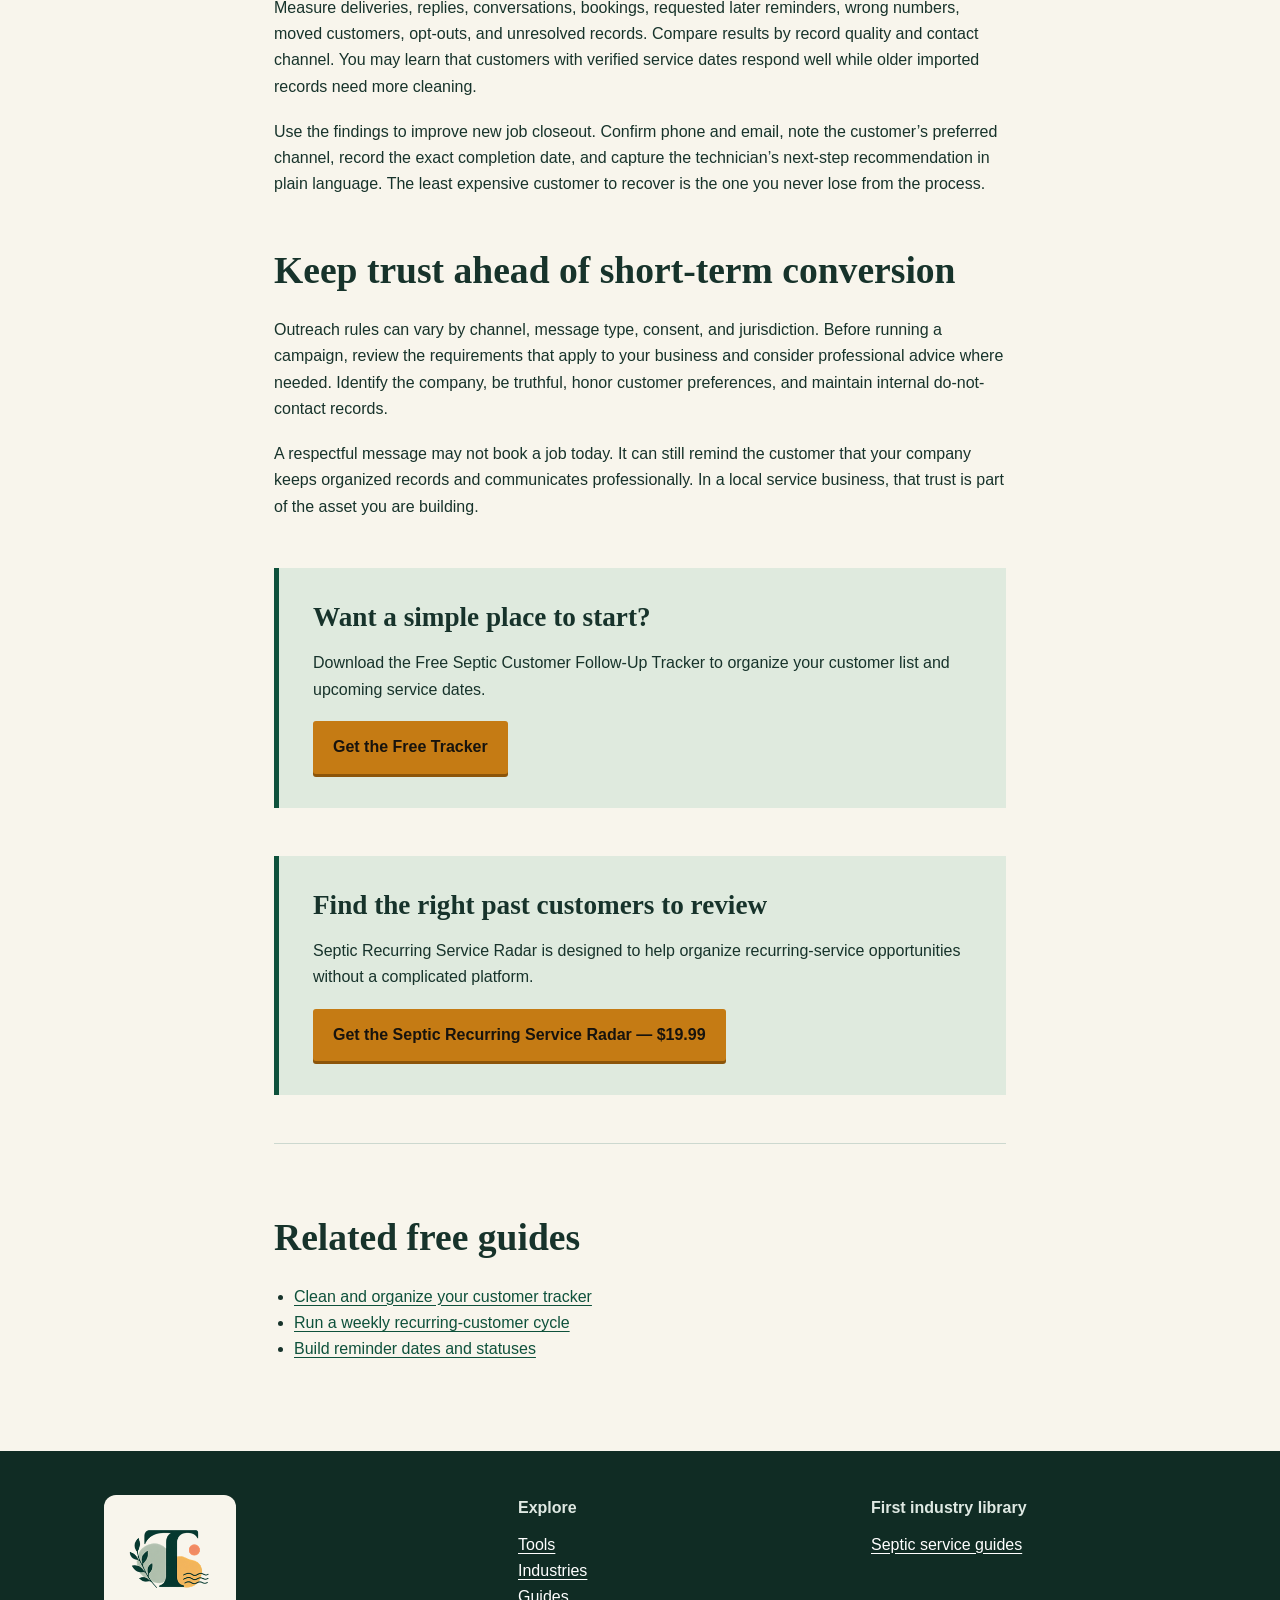
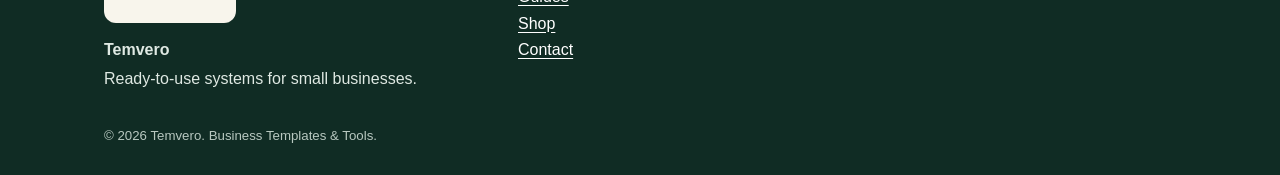
<file: recover-repeat-septic-customers.html>
<!doctype html><html lang="en"><head><meta charset="utf-8"><meta name="viewport" content="width=device-width,initial-scale=1"><title>How to Recover Repeat Septic Customers</title><meta name="description" content="A practical, low-pressure playbook for identifying and re-engaging overdue septic pumping customers with useful messages and careful follow-up."><link rel="canonical" href="https://temvero.com/recover-repeat-septic-customers.html"><meta property="og:type" content="article"><meta property="og:site_name" content="Temvero"><meta property="og:title" content="How to Recover Repeat Septic Customers"><meta property="og:description" content="Find good re-engagement candidates, clean the records, and use a respectful outreach sequence."><meta property="og:url" content="https://temvero.com/recover-repeat-septic-customers.html"><meta property="og:image" content="https://temvero.com/assets/temvero-og.jpg"><meta property="og:image:alt" content="Repeat-customer recovery guide with a checked contact list and service calendar"><link rel="icon" href="favicon.ico" sizes="any"><link rel="icon" type="image/png" sizes="32x32" href="assets/branding/favicon-32x32.png"><link rel="icon" type="image/png" sizes="16x16" href="assets/branding/favicon-16x16.png"><link rel="apple-touch-icon" sizes="180x180" href="assets/branding/apple-touch-icon.png"><link rel="manifest" href="site.webmanifest"><meta name="theme-color" content="#17332b"><link rel="stylesheet" href="assets/styles.css"><link rel="stylesheet" href="assets/temvero.css?v=20260819"></head><body><header><nav class="nav" aria-label="Main navigation"><a class="brand logo-link" href="/" aria-label="Temvero home"><img class="header-logo" src="assets/branding/temvero-logo-horizontal.png" width="300" height="70" alt="Temvero — Templates &amp; Tools"></a><button class="mobile-menu" aria-expanded="false" aria-label="Toggle navigation">Menu</button><div class="nav-links"><a href="/" data-scroll-target="tools">Tools</a><a href="/" data-scroll-target="industries">Industries</a><a href="/" data-scroll-target="guides">Guides</a><a href="/" data-scroll-target="about">About</a><a href="https://temvero.gumroad.com/">Shop</a></div></nav></header>
<main><nav class="breadcrumb" aria-label="Breadcrumb"><a href="/" data-scroll-target="industries">Home Services</a><span>→</span>Septic</nav><article class="article"><div class="eyebrow">Free customer recovery guide</div><h1>How to Recover Repeat Septic Customers Without Sounding Pushy</h1><p class="lede">Past customers can be an excellent source of future work, but a long gap does not prove that service is overdue. Good re-engagement starts with clean records, careful wording, and respect for the customer’s choice.</p><div class="article-meta">A practical playbook for small septic businesses • About 9 minutes</div>
<h2>Define “recover” correctly</h2><p>Customer recovery is not about pressuring every old invoice into a new appointment. It means finding past customers who may reasonably benefit from a service conversation, reconnecting helpfully, and recording what you learn. Some will have moved. Some will have used another company. Some systems will have different needs than your old estimate suggested.</p><p>The immediate goal is a valid next step: book service, schedule a future reminder, update the contact, or close the record. That makes the list more valuable even when a message does not create a job.</p>
<h2>Choose candidates with evidence</h2><p>Start with completed customers whose last-service date, property address, and contact information are reasonably trustworthy. Compare the elapsed time with the recommendation or interval in the service notes when available. Give priority to good prior relationships, customers who previously asked for reminders, and locations near planned work.</p><p>Exclude records with unresolved complaints, do-not-contact instructions, uncertain identity, or evidence the property changed hands until someone reviews them. Never use a generic time rule to claim that a specific system is unsafe, failing, or definitely due.</p><div class="table-wrap"><table><thead><tr><th>Segment</th><th>Action</th><th>Reason</th></tr></thead><tbody><tr><td>Strong record, likely window</td><td>Personal reminder</td><td>Good context for a useful conversation</td></tr><tr><td>Customer requested later contact</td><td>Contact on requested date</td><td>Honors a clear preference</td></tr><tr><td>Old record, uncertain date</td><td>Verify before outreach</td><td>Avoids misleading claims</td></tr><tr><td>Disconnected or returned message</td><td>Mark contact invalid</td><td>Prevents repeated failed attempts</td></tr><tr><td>Opt-out or explicit decline</td><td>Suppress future marketing contact</td><td>Respects the customer and requirements</td></tr></tbody></table></div>
<h2>Prepare the record before you contact anyone</h2><p>Open the prior invoice and check the service address, service performed, completion date, name, and contact channel. Review notes for any promised follow-up or sensitive history. Confirm that the customer has not already booked under a slightly different record.</p><p>Add fields for outreach date, channel, message version, result, next action, and opt-out. This prevents the office from sending a text while the owner is already returning the customer’s voicemail.</p>
<h2>Write a message that earns a response</h2><p>A useful reminder has four parts: who you are, the prior service context, a neutral reason for contacting them, and an easy choice. Keep it short and avoid false urgency.</p><div class="note"><strong>Text example:</strong> “Hi Morgan, this is Pine Valley Septic. We serviced your Cedar Road property in June 2022. We’re updating our service routes and wanted to ask if you’d like to discuss future pumping timing. Reply here or call 555-0142. If you prefer no reminders, let us know.”</div><p>For email, add a clear subject such as “Checking in about your Cedar Road septic service.” In the body, explain that actual service needs vary and invite the customer to share changes in household use or property ownership. Do not include private job details beyond what is needed to identify the relationship.</p><p>For a phone call, use the same approach. Ask whether it is a good time, reference the prior job, and offer to discuss scheduling. If the customer is unsure, avoid diagnosing the system over the phone from an old invoice. Provide accurate general information and explain the appropriate next step.</p>
<h2>Use a restrained follow-up sequence</h2><p>One initial message and one follow-up are often enough for a small-business recovery campaign. If there is no response, wait a reasonable period before the second attempt and change the wording slightly. After that, return the account to a future review queue or close the campaign status rather than contacting repeatedly.</p><p>If the customer says “not now,” ask whether they want a reminder in a particular month. Record the date precisely. If they say they have another provider, thank them and update the status. If they ask not to be contacted, acknowledge it and make the suppression visible throughout your system.</p>
<h2>Contact small batches and watch capacity</h2><p>Send reminders in batches that your office can answer quickly. If twenty customers respond on the same morning, someone must return messages, quote accurately, and offer realistic dates. Starting with 10 to 20 well-reviewed records is more useful than sending hundreds of generic texts.</p><p>Coordinate each batch with your <a href="/septic-service-schedule-template.html">service schedule</a>. If the north side of your territory has open capacity two weeks from now, review appropriate past customers in that area. Do not claim that a special route is almost full unless that is actually true.</p>
<h2>Track outcomes and improve the source data</h2><p>Measure deliveries, replies, conversations, bookings, requested later reminders, wrong numbers, moved customers, opt-outs, and unresolved records. Compare results by record quality and contact channel. You may learn that customers with verified service dates respond well while older imported records need more cleaning.</p><p>Use the findings to improve new job closeout. Confirm phone and email, note the customer’s preferred channel, record the exact completion date, and capture the technician’s next-step recommendation in plain language. The least expensive customer to recover is the one you never lose from the process.</p>
<h2>Keep trust ahead of short-term conversion</h2><p>Outreach rules can vary by channel, message type, consent, and jurisdiction. Before running a campaign, review the requirements that apply to your business and consider professional advice where needed. Identify the company, be truthful, honor customer preferences, and maintain internal do-not-contact records.</p><p>A respectful message may not book a job today. It can still remind the customer that your company keeps organized records and communicates professionally. In a local service business, that trust is part of the asset you are building.</p>
<div class="cta free-tracker-cta"><h2>Want a simple place to start?</h2><p>Download the Free Septic Customer Follow-Up Tracker to organize your customer list and upcoming service dates.</p><a class="button" href="/free-septic-customer-follow-up-tracker.html">Get the Free Tracker</a></div><div class="cta"><h2>Find the right past customers to review</h2><p>Septic Recurring Service Radar is designed to help organize recurring-service opportunities without a complicated platform.</p><a class="button" href="https://temvero.gumroad.com/l/SepticRecurringServiceRadar">Get the Septic Recurring Service Radar — $19.99</a></div><aside class="related"><h2>Related free guides</h2><ul><li><a href="/septic-pumping-customer-tracker.html">Clean and organize your customer tracker</a></li><li><a href="/track-recurring-septic-customers.html">Run a weekly recurring-customer cycle</a></li><li><a href="/septic-service-reminder-spreadsheet.html">Build reminder dates and statuses</a></li></ul></aside></article></main><footer><div class="wrap"><div class="footer-grid"><div class="footer-brand"><span class="footer-logo-wrap"><img class="footer-logo" src="assets/branding/temvero-icon-192.png" width="100" height="100" alt=""></span><div><strong>Temvero</strong><p>Ready-to-use systems for small businesses.</p></div></div><div><strong>Explore</strong><p><a href="/" data-scroll-target="tools">Tools</a><br><a href="/" data-scroll-target="industries">Industries</a><br><a href="/" data-scroll-target="guides">Guides</a><br><a href="https://temvero.gumroad.com/">Shop</a><br><a href="/contact.html">Contact</a></p></div><div><strong>First industry library</strong><p><a href="/" data-scroll-target="guides">Septic service guides</a></p></div></div><div class="fine">© 2026 Temvero. Business Templates &amp; Tools.</div></div></footer><script src="assets/site.js?v=20260819b" defer></script></body></html>
</file>
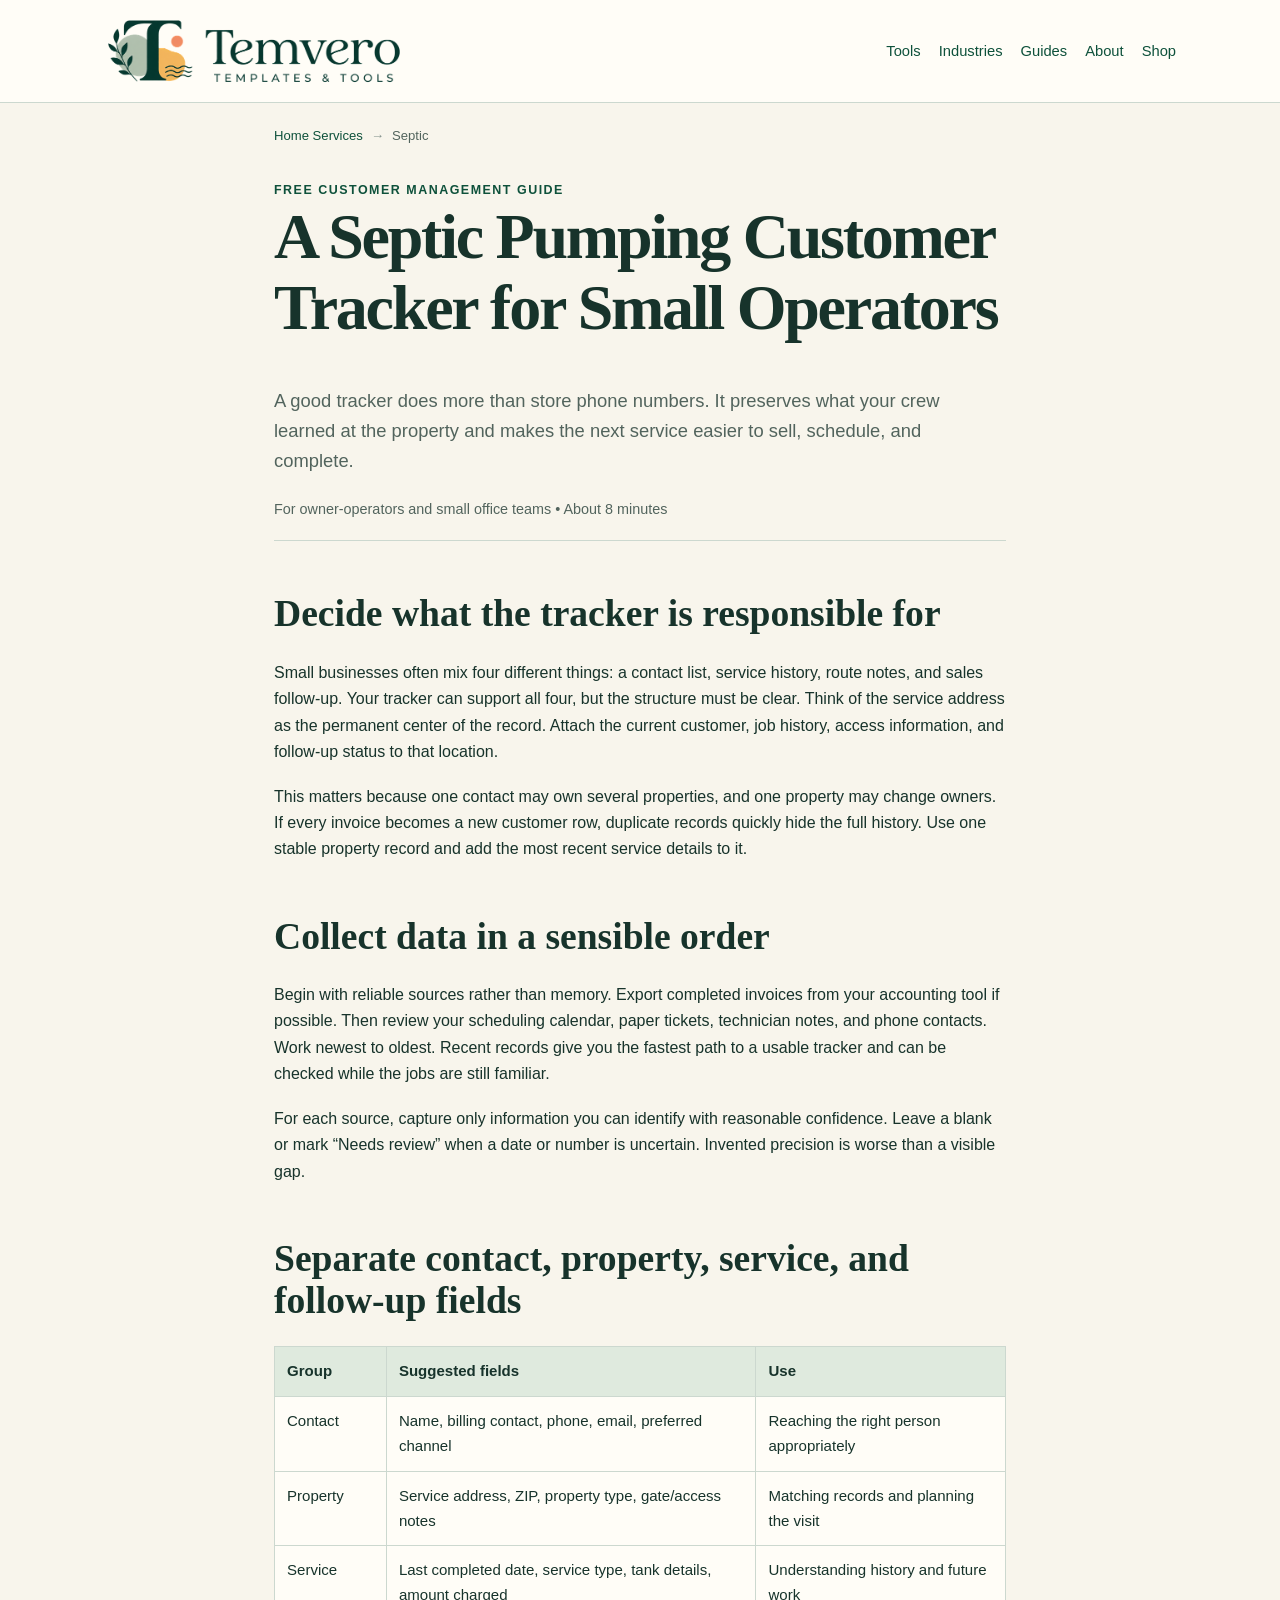
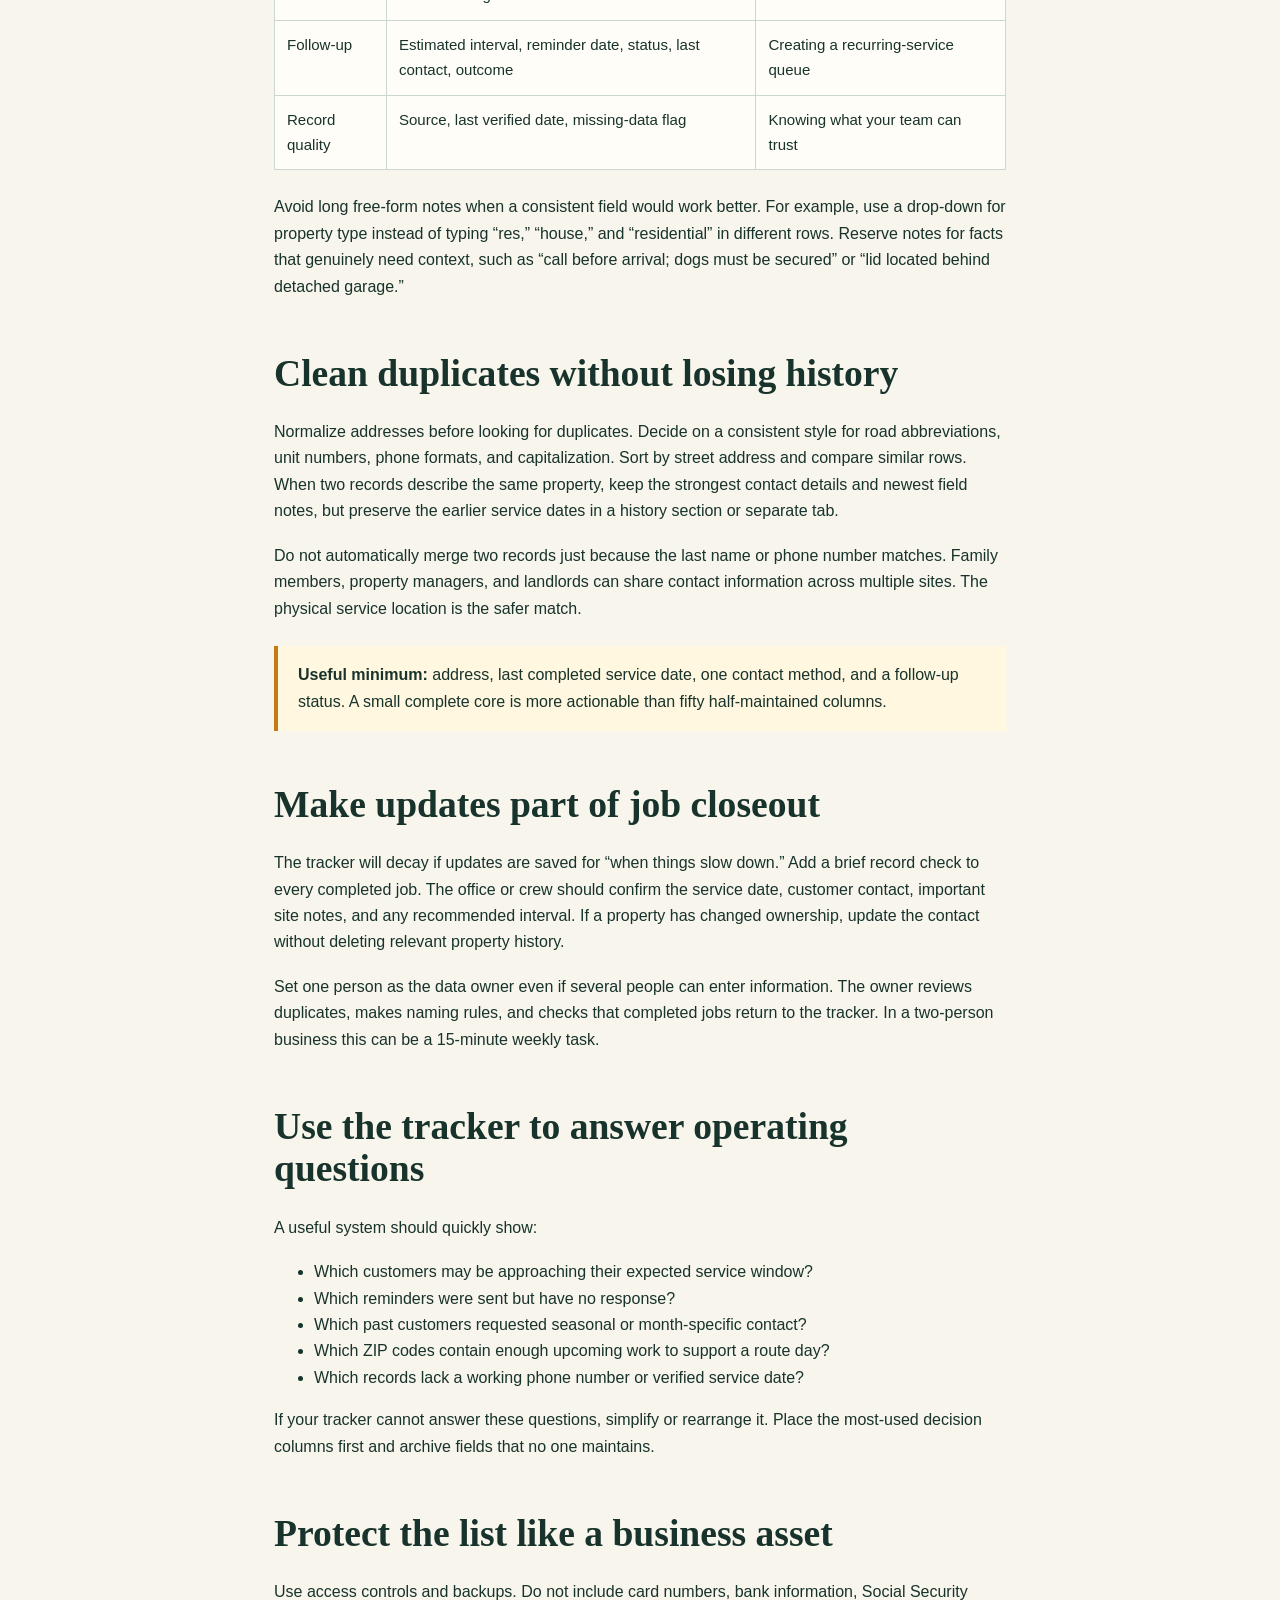
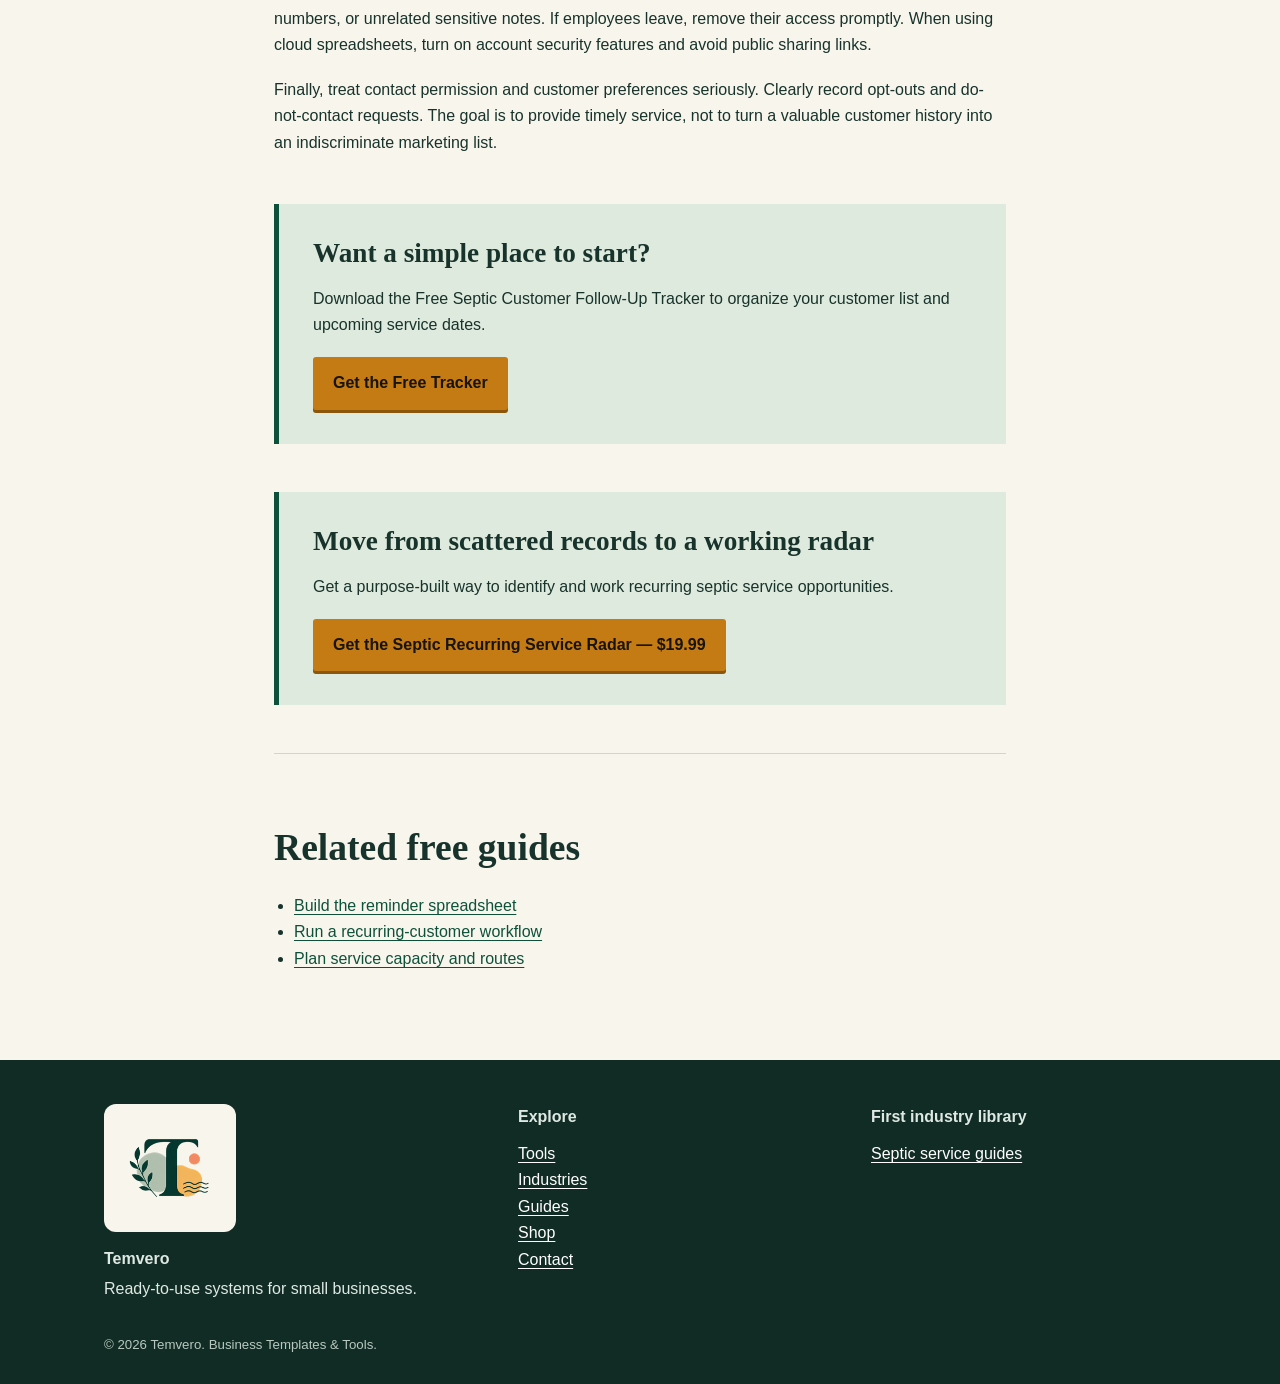
<file: septic-pumping-customer-tracker.html>
<!doctype html><html lang="en"><head><meta charset="utf-8"><meta name="viewport" content="width=device-width,initial-scale=1"><title>Septic Pumping Customer Tracker: A Practical Guide</title><meta name="description" content="Learn how to create a useful septic pumping customer tracker from invoices, service records, and field notes without complicated CRM software."><link rel="canonical" href="https://temvero.com/septic-pumping-customer-tracker.html"><meta property="og:type" content="article"><meta property="og:site_name" content="Temvero"><meta property="og:title" content="Build a Septic Pumping Customer Tracker"><meta property="og:description" content="Organize customer, property, service, and follow-up records into one practical source of truth."><meta property="og:url" content="https://temvero.com/septic-pumping-customer-tracker.html"><meta property="og:image" content="https://temvero.com/assets/temvero-og.jpg"><meta property="og:image:alt" content="Septic customer tracking guide with service checklist and address cards"><link rel="icon" href="favicon.ico" sizes="any"><link rel="icon" type="image/png" sizes="32x32" href="assets/branding/favicon-32x32.png"><link rel="icon" type="image/png" sizes="16x16" href="assets/branding/favicon-16x16.png"><link rel="apple-touch-icon" sizes="180x180" href="assets/branding/apple-touch-icon.png"><link rel="manifest" href="site.webmanifest"><meta name="theme-color" content="#17332b"><link rel="stylesheet" href="assets/styles.css"><link rel="stylesheet" href="assets/temvero.css?v=20260819"></head><body><header><nav class="nav" aria-label="Main navigation"><a class="brand logo-link" href="/" aria-label="Temvero home"><img class="header-logo" src="assets/branding/temvero-logo-horizontal.png" width="300" height="70" alt="Temvero — Templates &amp; Tools"></a><button class="mobile-menu" aria-expanded="false" aria-label="Toggle navigation">Menu</button><div class="nav-links"><a href="/" data-scroll-target="tools">Tools</a><a href="/" data-scroll-target="industries">Industries</a><a href="/" data-scroll-target="guides">Guides</a><a href="/" data-scroll-target="about">About</a><a href="https://temvero.gumroad.com/">Shop</a></div></nav></header>
<main><nav class="breadcrumb" aria-label="Breadcrumb"><a href="/" data-scroll-target="industries">Home Services</a><span>→</span>Septic</nav><article class="article"><div class="eyebrow">Free customer management guide</div><h1>A Septic Pumping Customer Tracker for Small Operators</h1><p class="lede">A good tracker does more than store phone numbers. It preserves what your crew learned at the property and makes the next service easier to sell, schedule, and complete.</p><div class="article-meta">For owner-operators and small office teams • About 8 minutes</div>
<h2>Decide what the tracker is responsible for</h2><p>Small businesses often mix four different things: a contact list, service history, route notes, and sales follow-up. Your tracker can support all four, but the structure must be clear. Think of the service address as the permanent center of the record. Attach the current customer, job history, access information, and follow-up status to that location.</p><p>This matters because one contact may own several properties, and one property may change owners. If every invoice becomes a new customer row, duplicate records quickly hide the full history. Use one stable property record and add the most recent service details to it.</p>
<h2>Collect data in a sensible order</h2><p>Begin with reliable sources rather than memory. Export completed invoices from your accounting tool if possible. Then review your scheduling calendar, paper tickets, technician notes, and phone contacts. Work newest to oldest. Recent records give you the fastest path to a usable tracker and can be checked while the jobs are still familiar.</p><p>For each source, capture only information you can identify with reasonable confidence. Leave a blank or mark “Needs review” when a date or number is uncertain. Invented precision is worse than a visible gap.</p>
<h2>Separate contact, property, service, and follow-up fields</h2><div class="table-wrap"><table><thead><tr><th>Group</th><th>Suggested fields</th><th>Use</th></tr></thead><tbody><tr><td>Contact</td><td>Name, billing contact, phone, email, preferred channel</td><td>Reaching the right person appropriately</td></tr><tr><td>Property</td><td>Service address, ZIP, property type, gate/access notes</td><td>Matching records and planning the visit</td></tr><tr><td>Service</td><td>Last completed date, service type, tank details, amount charged</td><td>Understanding history and future work</td></tr><tr><td>Follow-up</td><td>Estimated interval, reminder date, status, last contact, outcome</td><td>Creating a recurring-service queue</td></tr><tr><td>Record quality</td><td>Source, last verified date, missing-data flag</td><td>Knowing what your team can trust</td></tr></tbody></table></div><p>Avoid long free-form notes when a consistent field would work better. For example, use a drop-down for property type instead of typing “res,” “house,” and “residential” in different rows. Reserve notes for facts that genuinely need context, such as “call before arrival; dogs must be secured” or “lid located behind detached garage.”</p>
<h2>Clean duplicates without losing history</h2><p>Normalize addresses before looking for duplicates. Decide on a consistent style for road abbreviations, unit numbers, phone formats, and capitalization. Sort by street address and compare similar rows. When two records describe the same property, keep the strongest contact details and newest field notes, but preserve the earlier service dates in a history section or separate tab.</p><p>Do not automatically merge two records just because the last name or phone number matches. Family members, property managers, and landlords can share contact information across multiple sites. The physical service location is the safer match.</p><div class="note"><strong>Useful minimum:</strong> address, last completed service date, one contact method, and a follow-up status. A small complete core is more actionable than fifty half-maintained columns.</div>
<h2>Make updates part of job closeout</h2><p>The tracker will decay if updates are saved for “when things slow down.” Add a brief record check to every completed job. The office or crew should confirm the service date, customer contact, important site notes, and any recommended interval. If a property has changed ownership, update the contact without deleting relevant property history.</p><p>Set one person as the data owner even if several people can enter information. The owner reviews duplicates, makes naming rules, and checks that completed jobs return to the tracker. In a two-person business this can be a 15-minute weekly task.</p>
<h2>Use the tracker to answer operating questions</h2><p>A useful system should quickly show:</p><ul><li>Which customers may be approaching their expected service window?</li><li>Which reminders were sent but have no response?</li><li>Which past customers requested seasonal or month-specific contact?</li><li>Which ZIP codes contain enough upcoming work to support a route day?</li><li>Which records lack a working phone number or verified service date?</li></ul><p>If your tracker cannot answer these questions, simplify or rearrange it. Place the most-used decision columns first and archive fields that no one maintains.</p>
<h2>Protect the list like a business asset</h2><p>Use access controls and backups. Do not include card numbers, bank information, Social Security numbers, or unrelated sensitive notes. If employees leave, remove their access promptly. When using cloud spreadsheets, turn on account security features and avoid public sharing links.</p><p>Finally, treat contact permission and customer preferences seriously. Clearly record opt-outs and do-not-contact requests. The goal is to provide timely service, not to turn a valuable customer history into an indiscriminate marketing list.</p>
<div class="cta free-tracker-cta"><h2>Want a simple place to start?</h2><p>Download the Free Septic Customer Follow-Up Tracker to organize your customer list and upcoming service dates.</p><a class="button" href="/free-septic-customer-follow-up-tracker.html">Get the Free Tracker</a></div><div class="cta"><h2>Move from scattered records to a working radar</h2><p>Get a purpose-built way to identify and work recurring septic service opportunities.</p><a class="button" href="https://temvero.gumroad.com/l/SepticRecurringServiceRadar">Get the Septic Recurring Service Radar — $19.99</a></div>
<aside class="related"><h2>Related free guides</h2><ul><li><a href="/septic-service-reminder-spreadsheet.html">Build the reminder spreadsheet</a></li><li><a href="/track-recurring-septic-customers.html">Run a recurring-customer workflow</a></li><li><a href="/septic-service-schedule-template.html">Plan service capacity and routes</a></li></ul></aside></article></main><footer><div class="wrap"><div class="footer-grid"><div class="footer-brand"><span class="footer-logo-wrap"><img class="footer-logo" src="assets/branding/temvero-icon-192.png" width="100" height="100" alt=""></span><div><strong>Temvero</strong><p>Ready-to-use systems for small businesses.</p></div></div><div><strong>Explore</strong><p><a href="/" data-scroll-target="tools">Tools</a><br><a href="/" data-scroll-target="industries">Industries</a><br><a href="/" data-scroll-target="guides">Guides</a><br><a href="https://temvero.gumroad.com/">Shop</a><br><a href="/contact.html">Contact</a></p></div><div><strong>First industry library</strong><p><a href="/" data-scroll-target="guides">Septic service guides</a></p></div></div><div class="fine">© 2026 Temvero. Business Templates &amp; Tools.</div></div></footer><script src="assets/site.js?v=20260819b" defer></script></body></html>
</file>
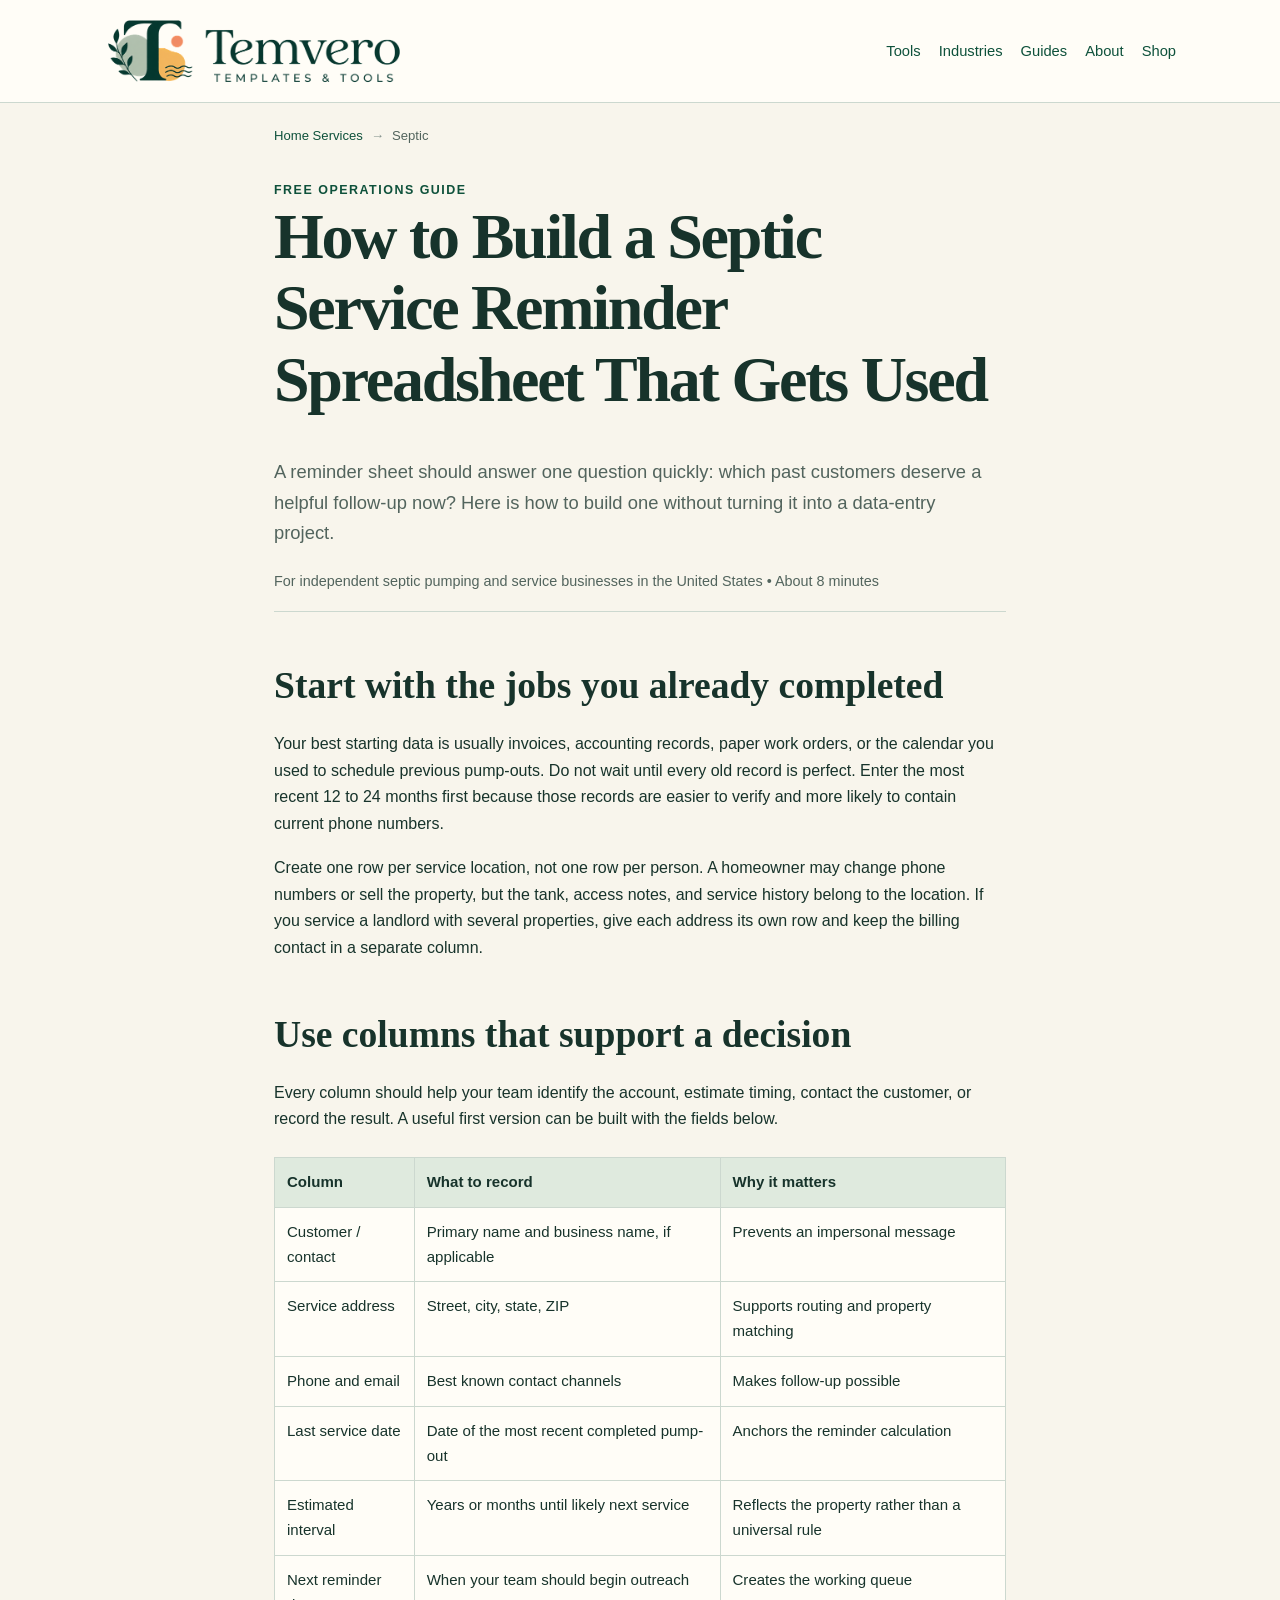
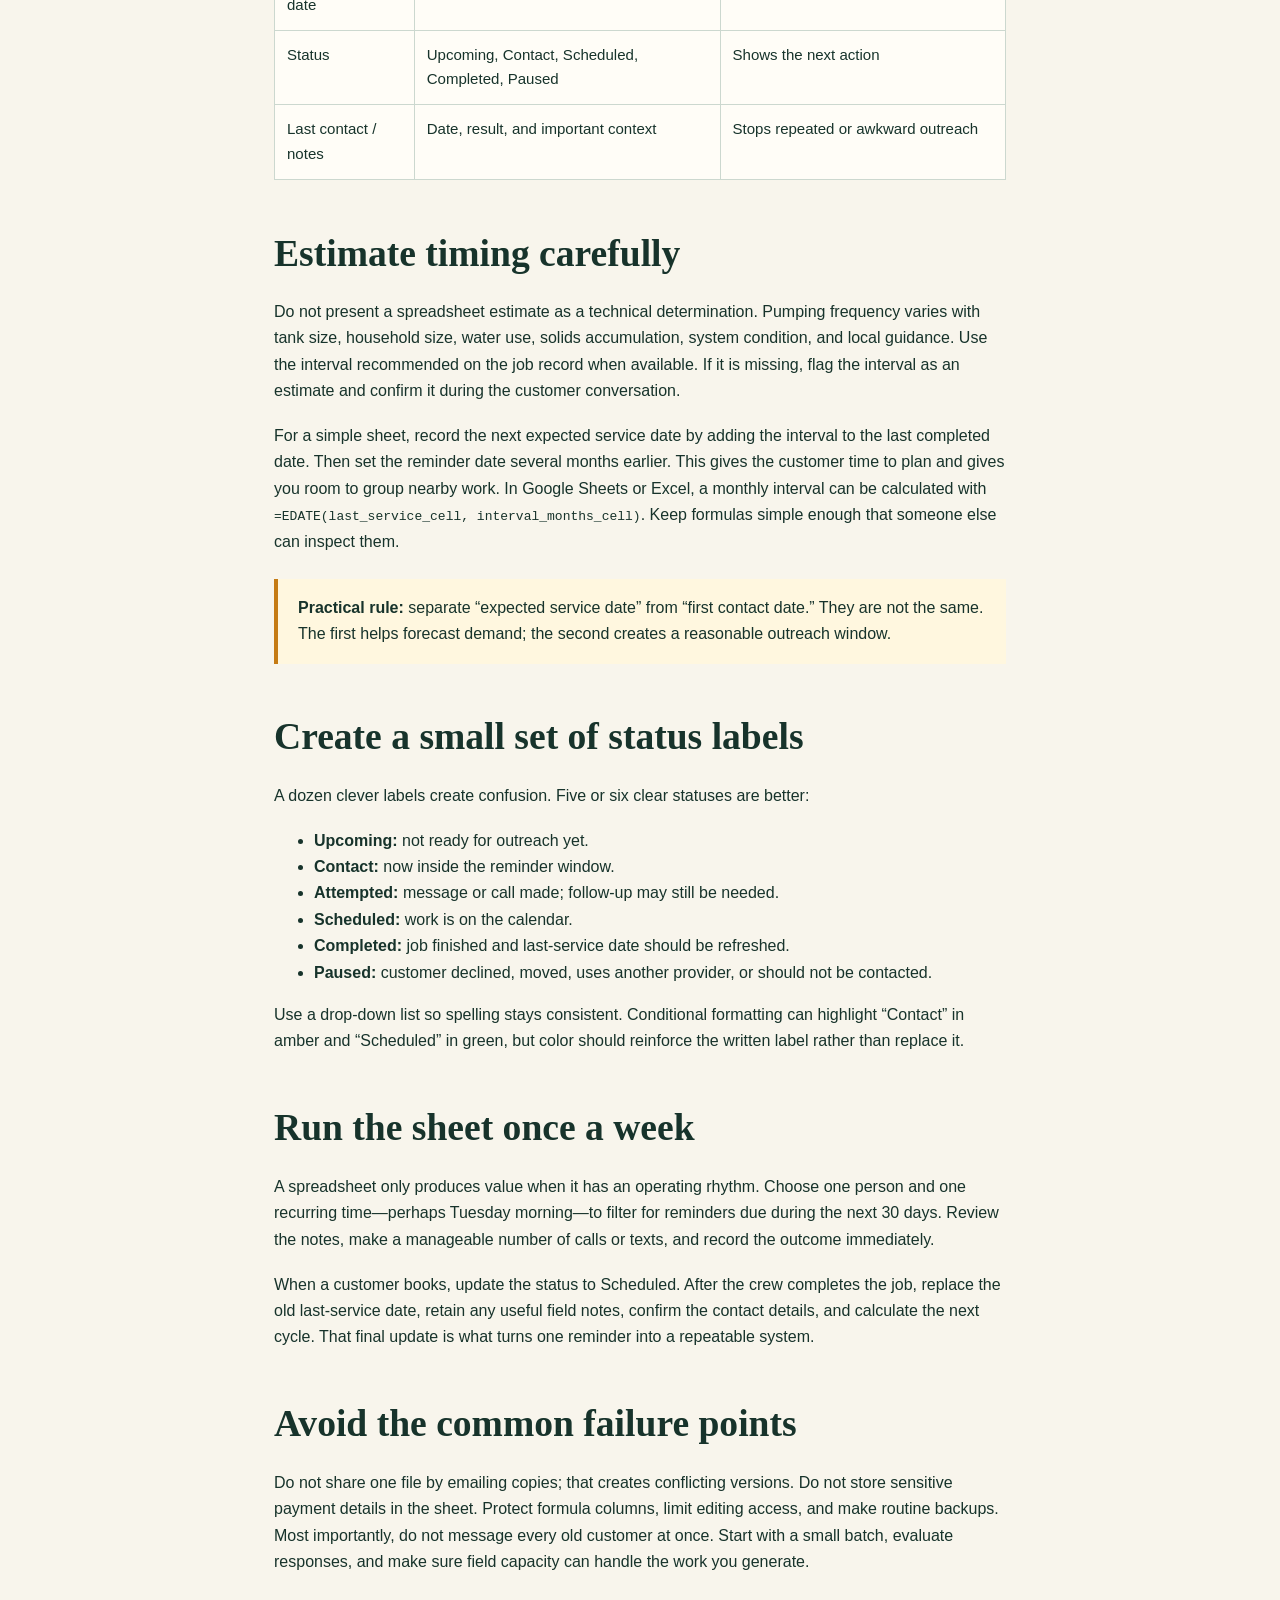
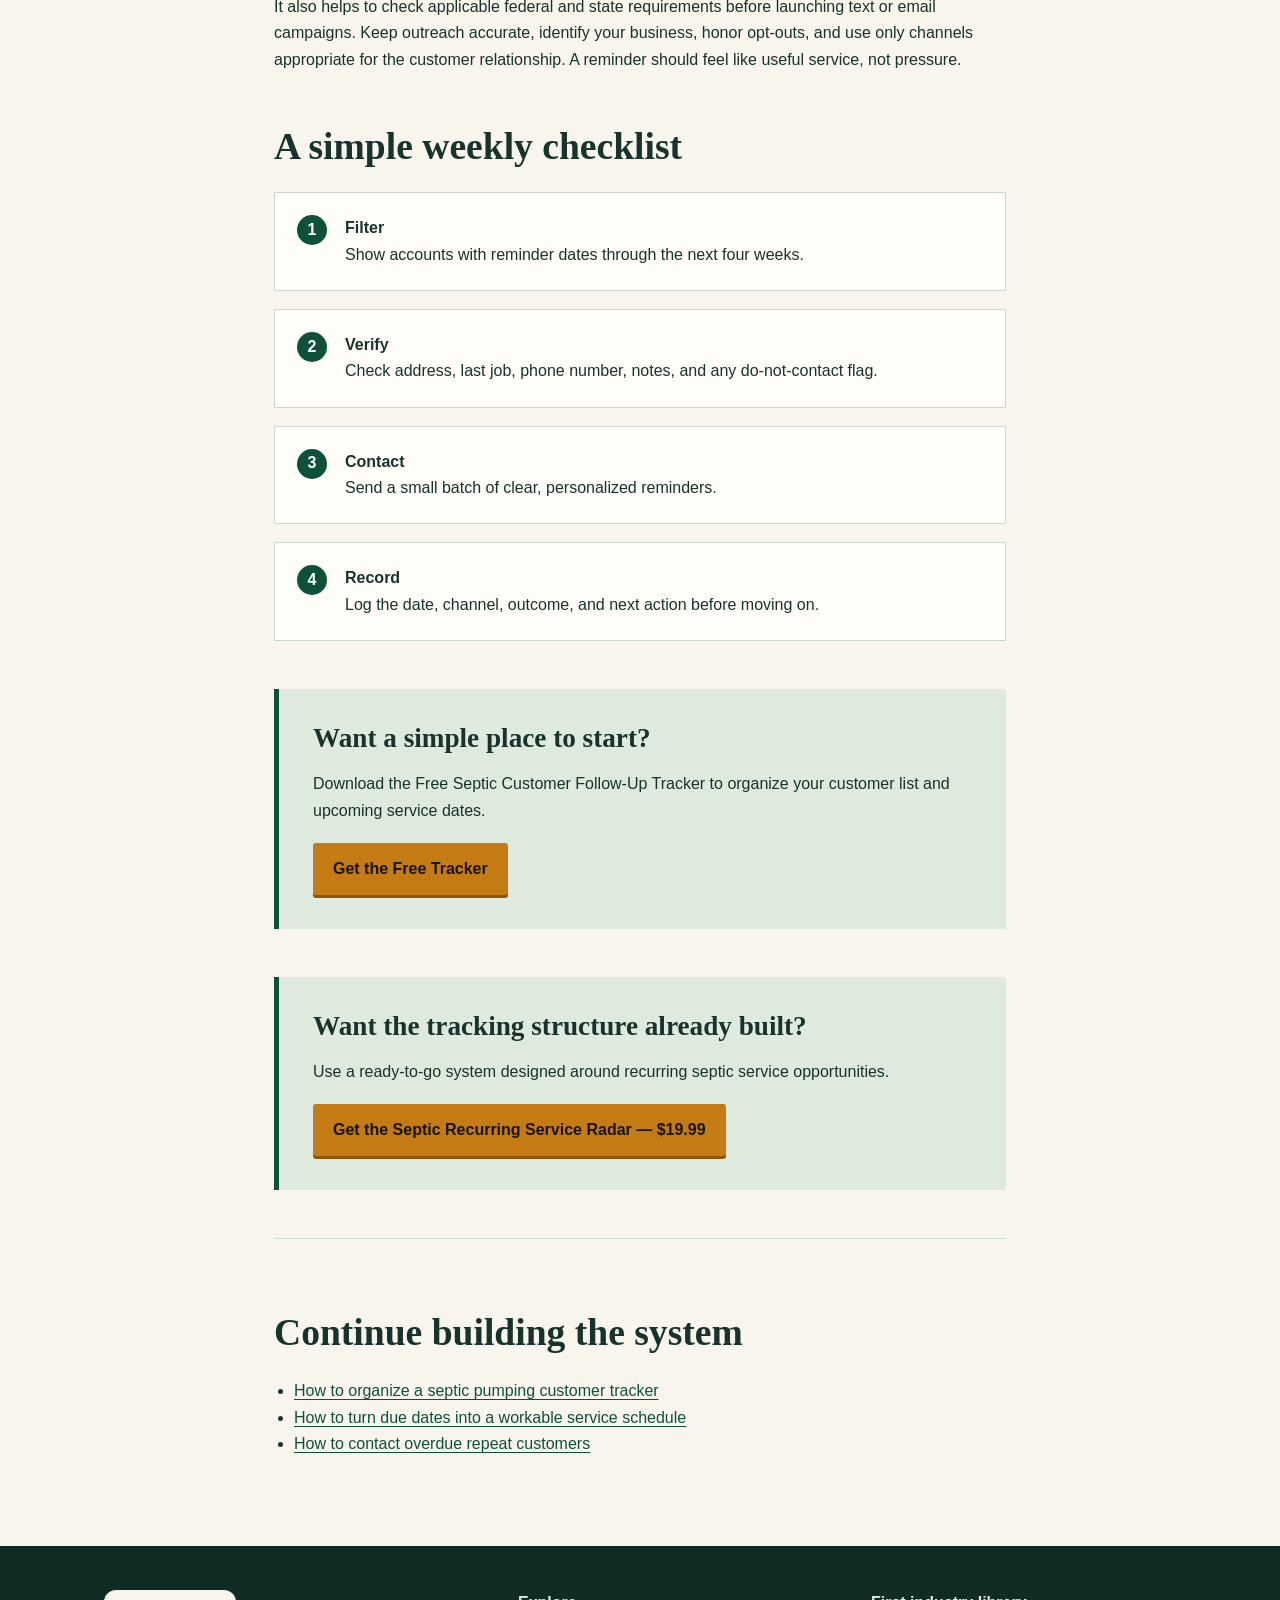
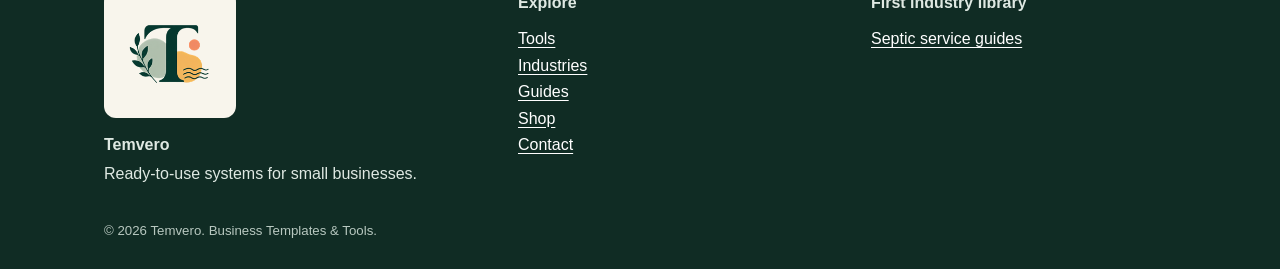
<file: septic-service-reminder-spreadsheet.html>
<!doctype html><html lang="en"><head><meta charset="utf-8"><meta name="viewport" content="width=device-width,initial-scale=1"><title>Septic Service Reminder Spreadsheet: Free Setup Guide</title><meta name="description" content="Build a practical septic service reminder spreadsheet with useful fields, date logic, statuses, and a weekly follow-up routine for repeat pumping work."><link rel="canonical" href="https://temvero.com/septic-service-reminder-spreadsheet.html"><meta property="og:type" content="article"><meta property="og:site_name" content="Temvero"><meta property="og:title" content="How to Build a Septic Service Reminder Spreadsheet"><meta property="og:description" content="A field-by-field guide for turning completed septic jobs into an organized reminder list."><meta property="og:url" content="https://temvero.com/septic-service-reminder-spreadsheet.html"><meta property="og:image" content="https://temvero.com/assets/temvero-og.jpg"><meta property="og:image:alt" content="Septic service planning guide with a checklist, calendar, and customer route cards"><link rel="icon" href="favicon.ico" sizes="any"><link rel="icon" type="image/png" sizes="32x32" href="assets/branding/favicon-32x32.png"><link rel="icon" type="image/png" sizes="16x16" href="assets/branding/favicon-16x16.png"><link rel="apple-touch-icon" sizes="180x180" href="assets/branding/apple-touch-icon.png"><link rel="manifest" href="site.webmanifest"><meta name="theme-color" content="#17332b"><link rel="stylesheet" href="assets/styles.css"><link rel="stylesheet" href="assets/temvero.css?v=20260819"></head><body><header><nav class="nav" aria-label="Main navigation"><a class="brand logo-link" href="/" aria-label="Temvero home"><img class="header-logo" src="assets/branding/temvero-logo-horizontal.png" width="300" height="70" alt="Temvero — Templates &amp; Tools"></a><button class="mobile-menu" aria-expanded="false" aria-label="Toggle navigation">Menu</button><div class="nav-links"><a href="/" data-scroll-target="tools">Tools</a><a href="/" data-scroll-target="industries">Industries</a><a href="/" data-scroll-target="guides">Guides</a><a href="/" data-scroll-target="about">About</a><a href="https://temvero.gumroad.com/">Shop</a></div></nav></header>
<main><nav class="breadcrumb" aria-label="Breadcrumb"><a href="/" data-scroll-target="industries">Home Services</a><span>→</span>Septic</nav><article class="article"><div class="eyebrow">Free operations guide</div><h1>How to Build a Septic Service Reminder Spreadsheet That Gets Used</h1><p class="lede">A reminder sheet should answer one question quickly: which past customers deserve a helpful follow-up now? Here is how to build one without turning it into a data-entry project.</p><div class="article-meta">For independent septic pumping and service businesses in the United States • About 8 minutes</div>
<h2>Start with the jobs you already completed</h2><p>Your best starting data is usually invoices, accounting records, paper work orders, or the calendar you used to schedule previous pump-outs. Do not wait until every old record is perfect. Enter the most recent 12 to 24 months first because those records are easier to verify and more likely to contain current phone numbers.</p><p>Create one row per service location, not one row per person. A homeowner may change phone numbers or sell the property, but the tank, access notes, and service history belong to the location. If you service a landlord with several properties, give each address its own row and keep the billing contact in a separate column.</p>
<h2>Use columns that support a decision</h2><p>Every column should help your team identify the account, estimate timing, contact the customer, or record the result. A useful first version can be built with the fields below.</p><div class="table-wrap"><table><thead><tr><th>Column</th><th>What to record</th><th>Why it matters</th></tr></thead><tbody><tr><td>Customer / contact</td><td>Primary name and business name, if applicable</td><td>Prevents an impersonal message</td></tr><tr><td>Service address</td><td>Street, city, state, ZIP</td><td>Supports routing and property matching</td></tr><tr><td>Phone and email</td><td>Best known contact channels</td><td>Makes follow-up possible</td></tr><tr><td>Last service date</td><td>Date of the most recent completed pump-out</td><td>Anchors the reminder calculation</td></tr><tr><td>Estimated interval</td><td>Years or months until likely next service</td><td>Reflects the property rather than a universal rule</td></tr><tr><td>Next reminder date</td><td>When your team should begin outreach</td><td>Creates the working queue</td></tr><tr><td>Status</td><td>Upcoming, Contact, Scheduled, Completed, Paused</td><td>Shows the next action</td></tr><tr><td>Last contact / notes</td><td>Date, result, and important context</td><td>Stops repeated or awkward outreach</td></tr></tbody></table></div>
<h2>Estimate timing carefully</h2><p>Do not present a spreadsheet estimate as a technical determination. Pumping frequency varies with tank size, household size, water use, solids accumulation, system condition, and local guidance. Use the interval recommended on the job record when available. If it is missing, flag the interval as an estimate and confirm it during the customer conversation.</p><p>For a simple sheet, record the next expected service date by adding the interval to the last completed date. Then set the reminder date several months earlier. This gives the customer time to plan and gives you room to group nearby work. In Google Sheets or Excel, a monthly interval can be calculated with <code>=EDATE(last_service_cell, interval_months_cell)</code>. Keep formulas simple enough that someone else can inspect them.</p><div class="note"><strong>Practical rule:</strong> separate “expected service date” from “first contact date.” They are not the same. The first helps forecast demand; the second creates a reasonable outreach window.</div>
<h2>Create a small set of status labels</h2><p>A dozen clever labels create confusion. Five or six clear statuses are better:</p><ul><li><strong>Upcoming:</strong> not ready for outreach yet.</li><li><strong>Contact:</strong> now inside the reminder window.</li><li><strong>Attempted:</strong> message or call made; follow-up may still be needed.</li><li><strong>Scheduled:</strong> work is on the calendar.</li><li><strong>Completed:</strong> job finished and last-service date should be refreshed.</li><li><strong>Paused:</strong> customer declined, moved, uses another provider, or should not be contacted.</li></ul><p>Use a drop-down list so spelling stays consistent. Conditional formatting can highlight “Contact” in amber and “Scheduled” in green, but color should reinforce the written label rather than replace it.</p>
<h2>Run the sheet once a week</h2><p>A spreadsheet only produces value when it has an operating rhythm. Choose one person and one recurring time—perhaps Tuesday morning—to filter for reminders due during the next 30 days. Review the notes, make a manageable number of calls or texts, and record the outcome immediately.</p><p>When a customer books, update the status to Scheduled. After the crew completes the job, replace the old last-service date, retain any useful field notes, confirm the contact details, and calculate the next cycle. That final update is what turns one reminder into a repeatable system.</p>
<h2>Avoid the common failure points</h2><p>Do not share one file by emailing copies; that creates conflicting versions. Do not store sensitive payment details in the sheet. Protect formula columns, limit editing access, and make routine backups. Most importantly, do not message every old customer at once. Start with a small batch, evaluate responses, and make sure field capacity can handle the work you generate.</p><p>It also helps to check applicable federal and state requirements before launching text or email campaigns. Keep outreach accurate, identify your business, honor opt-outs, and use only channels appropriate for the customer relationship. A reminder should feel like useful service, not pressure.</p>
<h2>A simple weekly checklist</h2><div class="steps"><div class="step"><strong>Filter</strong><br>Show accounts with reminder dates through the next four weeks.</div><div class="step"><strong>Verify</strong><br>Check address, last job, phone number, notes, and any do-not-contact flag.</div><div class="step"><strong>Contact</strong><br>Send a small batch of clear, personalized reminders.</div><div class="step"><strong>Record</strong><br>Log the date, channel, outcome, and next action before moving on.</div></div>
<div class="cta free-tracker-cta"><h2>Want a simple place to start?</h2><p>Download the Free Septic Customer Follow-Up Tracker to organize your customer list and upcoming service dates.</p><a class="button" href="/free-septic-customer-follow-up-tracker.html">Get the Free Tracker</a></div><div class="cta"><h2>Want the tracking structure already built?</h2><p>Use a ready-to-go system designed around recurring septic service opportunities.</p><a class="button" href="https://temvero.gumroad.com/l/SepticRecurringServiceRadar">Get the Septic Recurring Service Radar — $19.99</a></div>
<aside class="related"><h2>Continue building the system</h2><ul><li><a href="/septic-pumping-customer-tracker.html">How to organize a septic pumping customer tracker</a></li><li><a href="/septic-service-schedule-template.html">How to turn due dates into a workable service schedule</a></li><li><a href="/recover-repeat-septic-customers.html">How to contact overdue repeat customers</a></li></ul></aside></article></main>
<footer><div class="wrap"><div class="footer-grid"><div class="footer-brand"><span class="footer-logo-wrap"><img class="footer-logo" src="assets/branding/temvero-icon-192.png" width="100" height="100" alt=""></span><div><strong>Temvero</strong><p>Ready-to-use systems for small businesses.</p></div></div><div><strong>Explore</strong><p><a href="/" data-scroll-target="tools">Tools</a><br><a href="/" data-scroll-target="industries">Industries</a><br><a href="/" data-scroll-target="guides">Guides</a><br><a href="https://temvero.gumroad.com/">Shop</a><br><a href="/contact.html">Contact</a></p></div><div><strong>First industry library</strong><p><a href="/" data-scroll-target="guides">Septic service guides</a></p></div></div><div class="fine">© 2026 Temvero. Business Templates &amp; Tools.</div></div></footer><script src="assets/site.js?v=20260819b" defer></script></body></html>
</file>
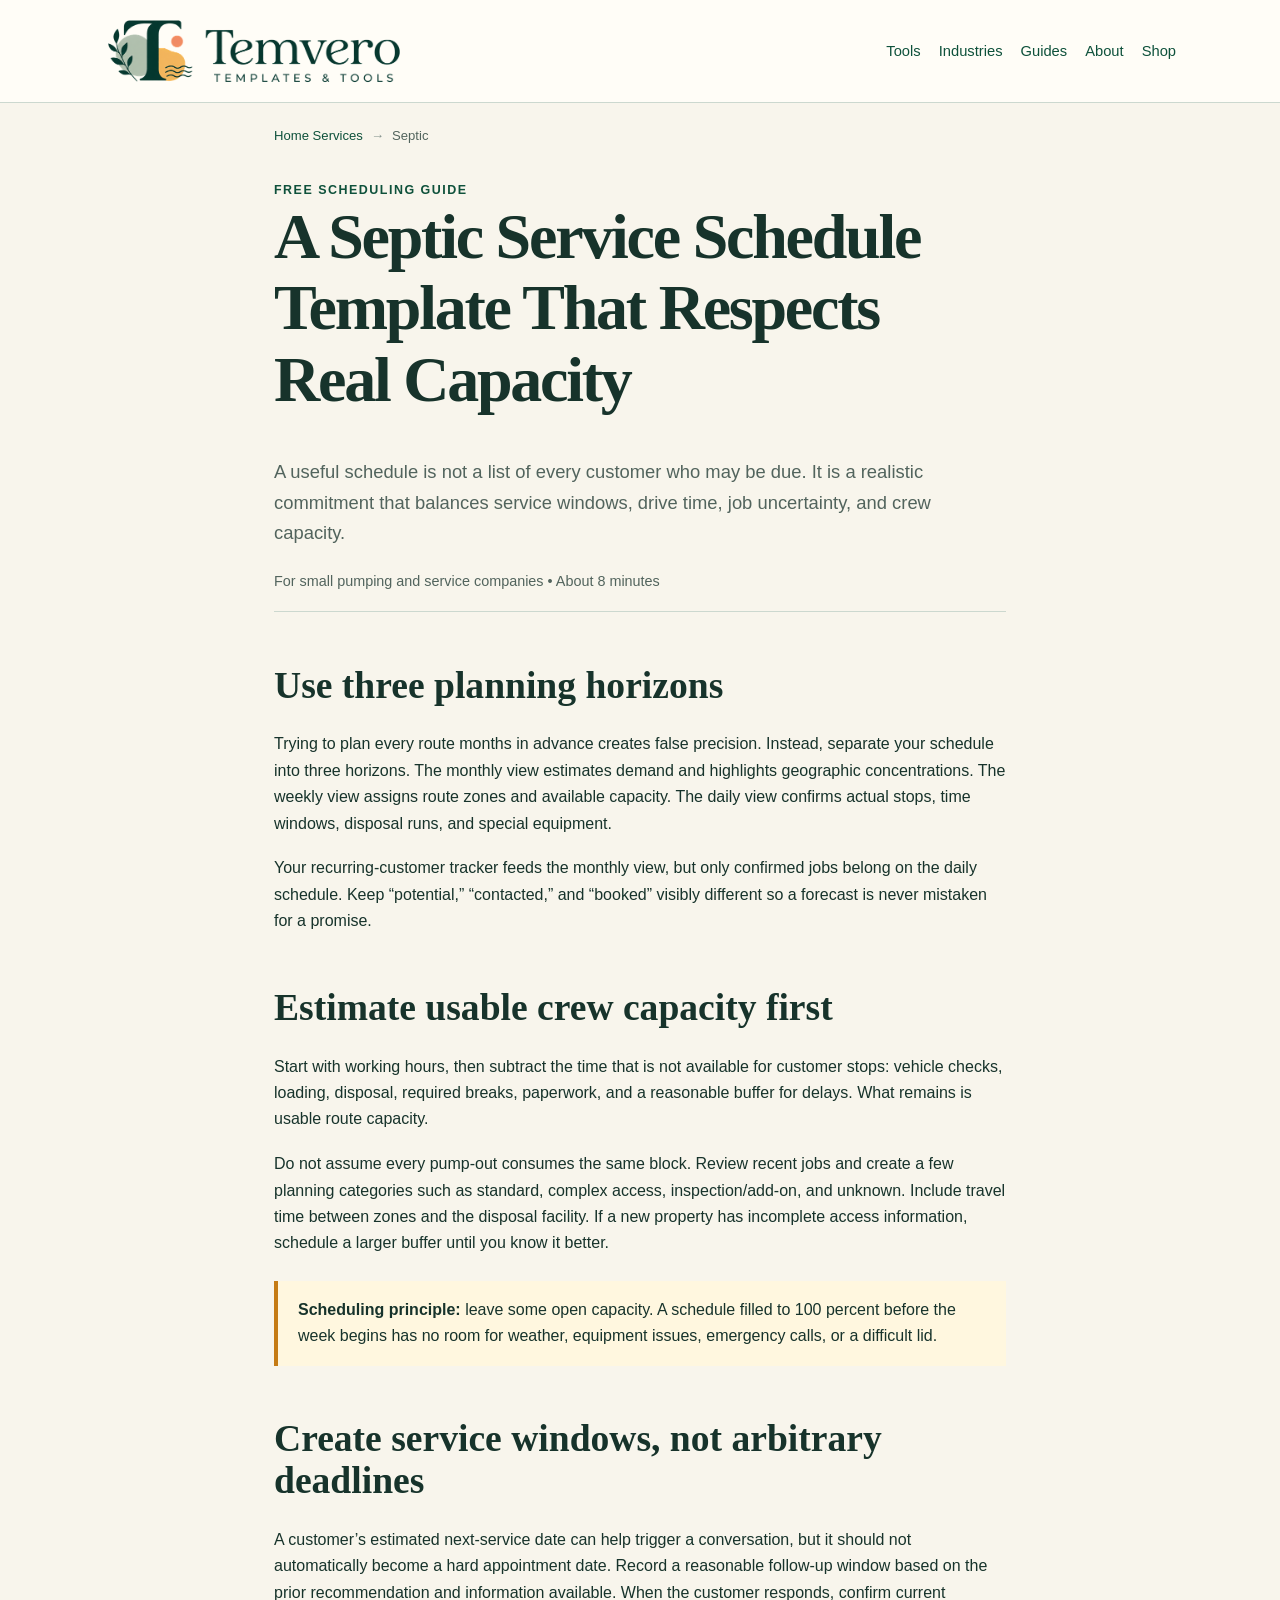
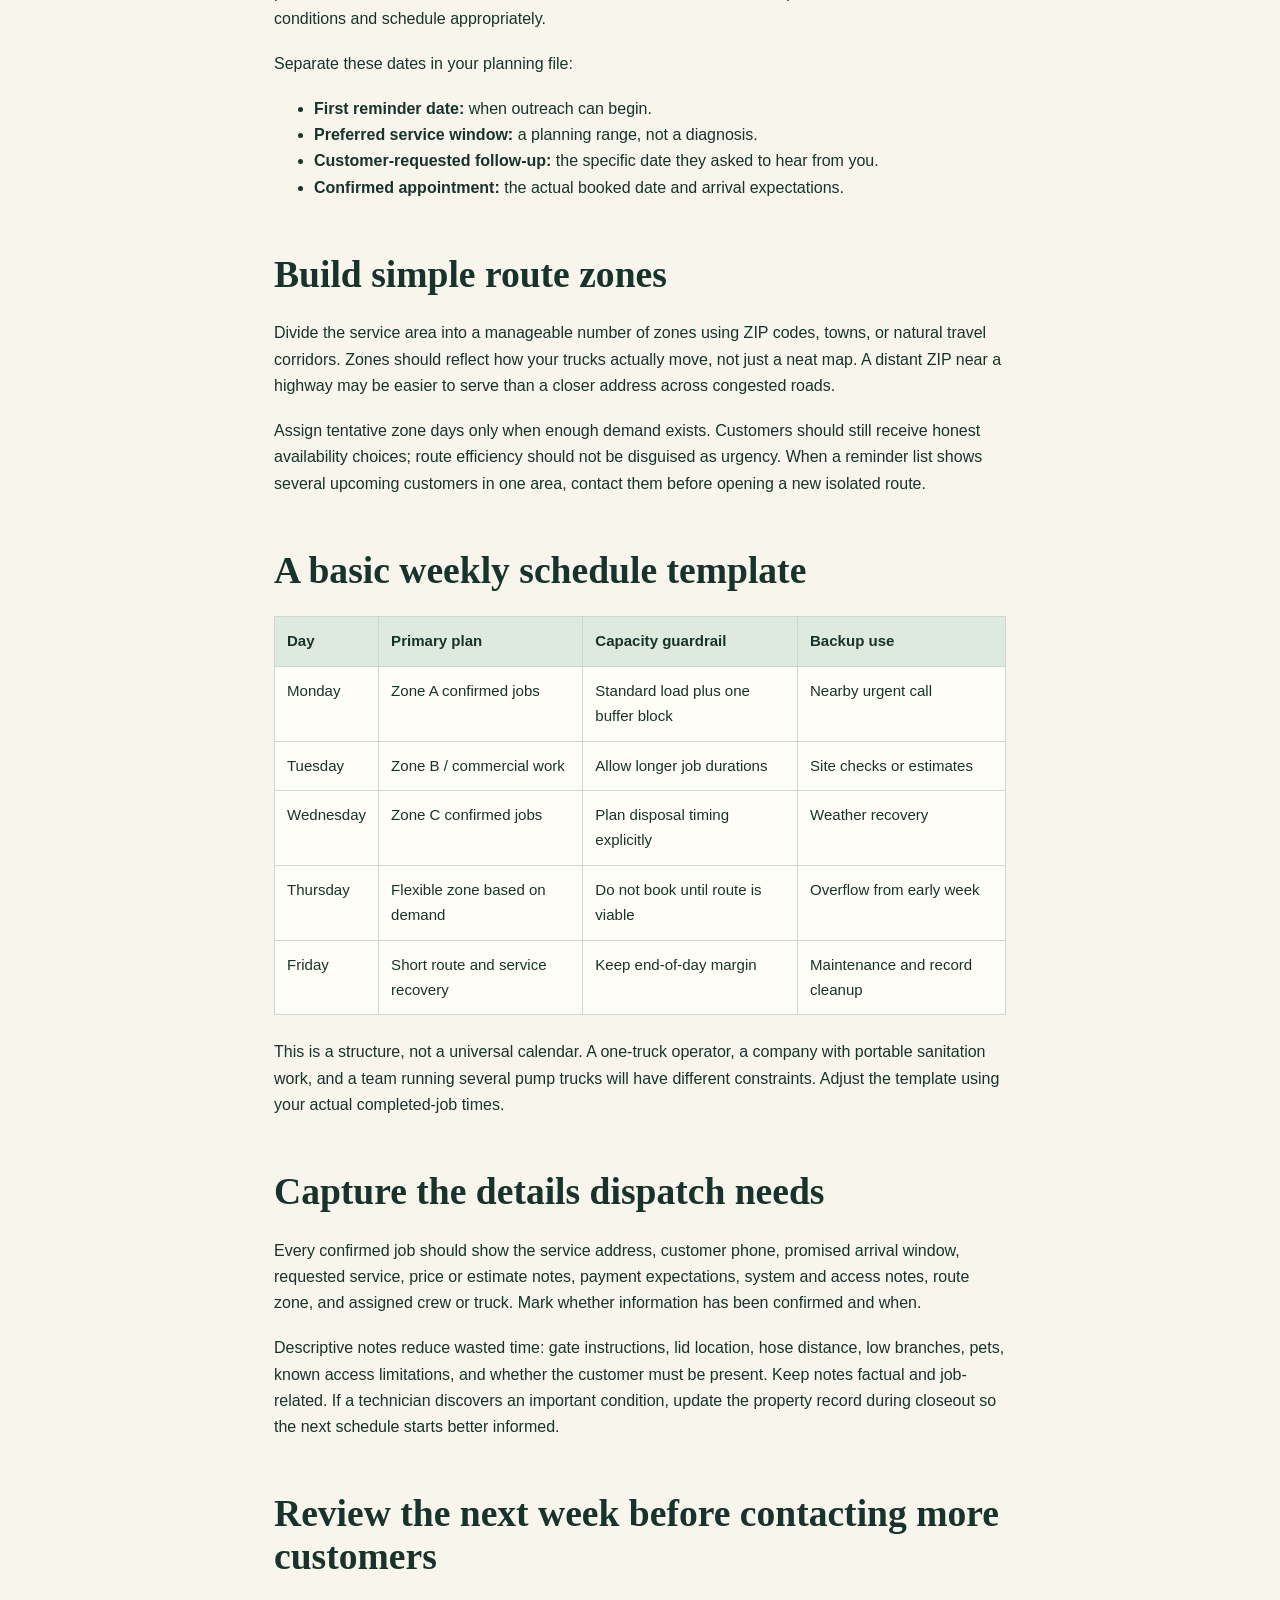
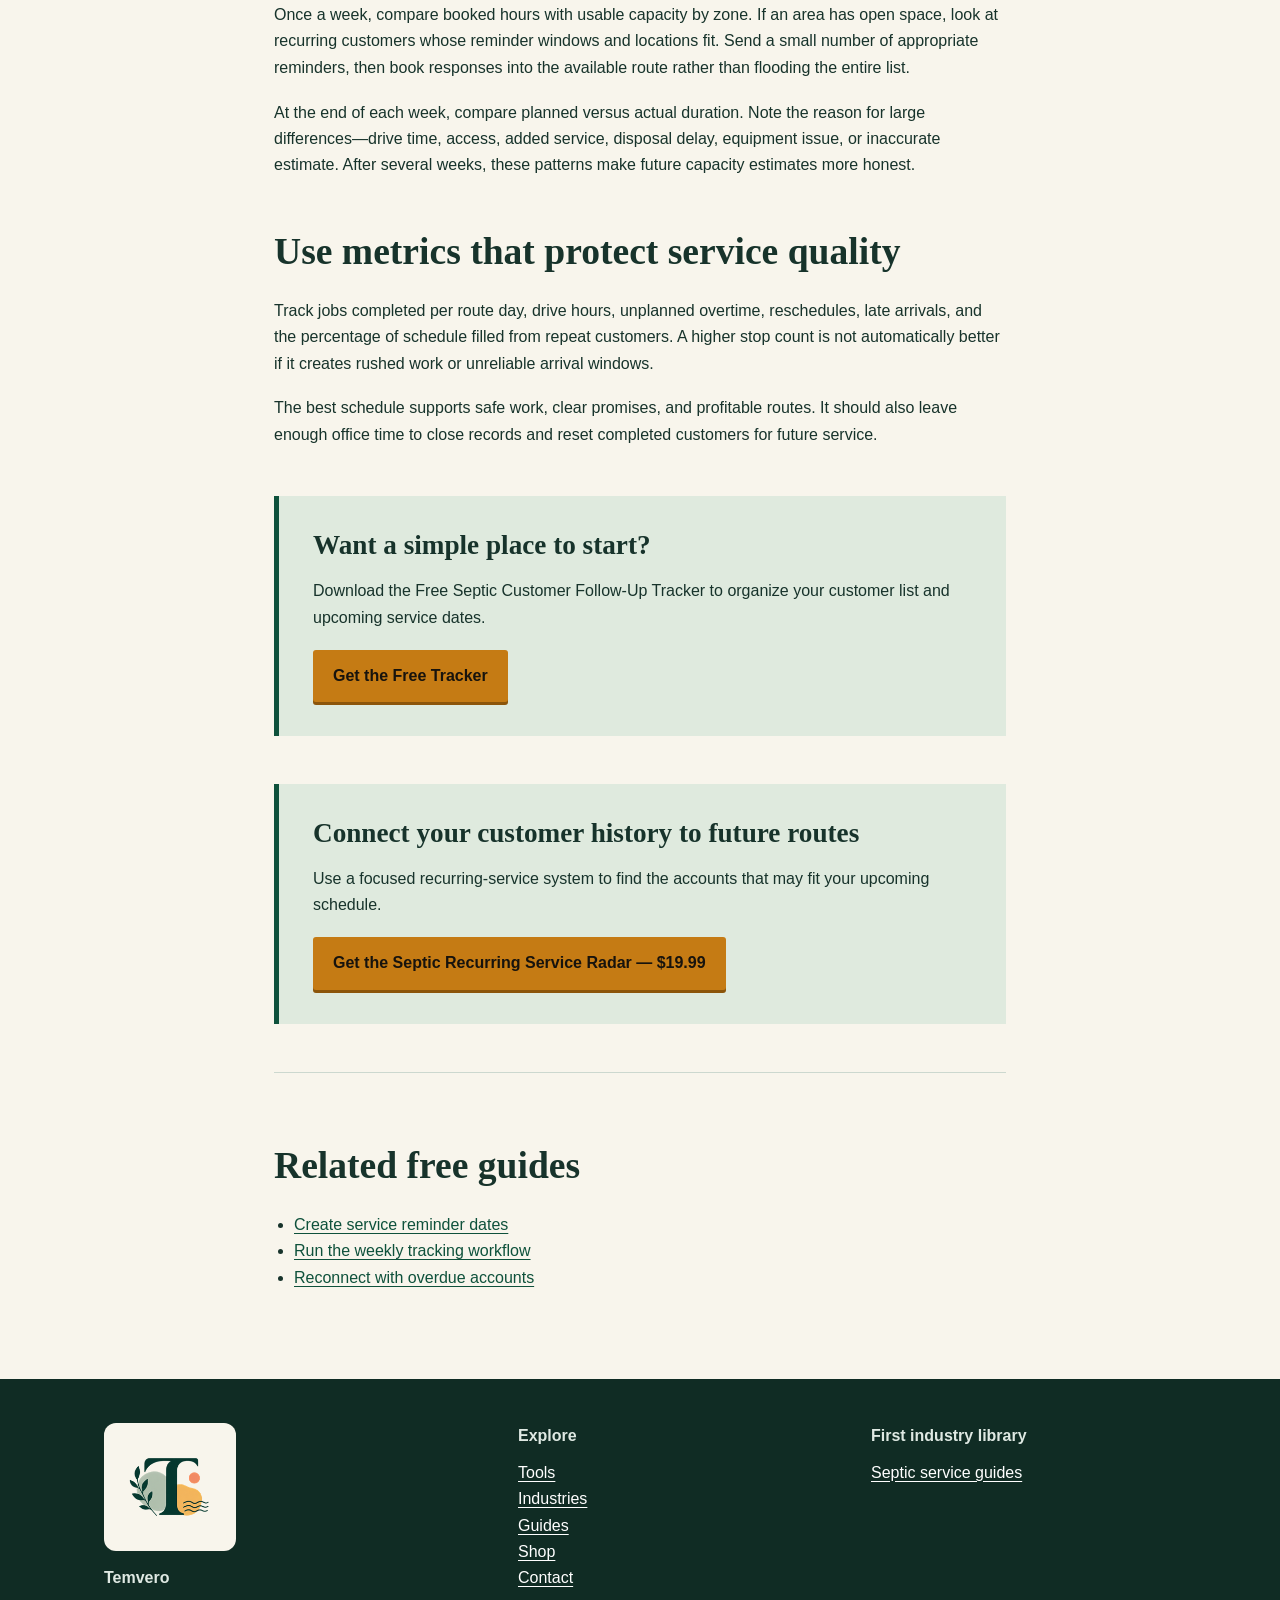
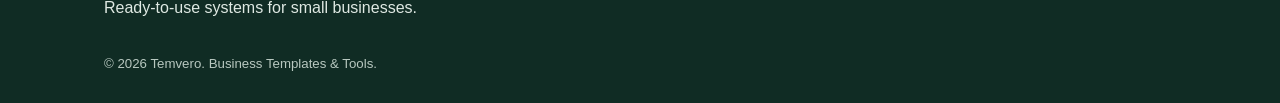
<file: septic-service-schedule-template.html>
<!doctype html><html lang="en"><head><meta charset="utf-8"><meta name="viewport" content="width=device-width,initial-scale=1"><title>Septic Service Schedule Template & Planning Guide</title><meta name="description" content="Plan a practical septic service schedule using due windows, crew capacity, route zones, job duration, and a simple weekly template."><link rel="canonical" href="https://temvero.com/septic-service-schedule-template.html"><meta property="og:type" content="article"><meta property="og:site_name" content="Temvero"><meta property="og:title" content="A Practical Septic Service Schedule Template"><meta property="og:description" content="Balance customer timing, geography, and real crew capacity with a simple scheduling method."><meta property="og:url" content="https://temvero.com/septic-service-schedule-template.html"><meta property="og:image" content="https://temvero.com/assets/temvero-og.jpg"><meta property="og:image:alt" content="Septic service scheduling guide illustrated with a route calendar and checked job list"><link rel="icon" href="favicon.ico" sizes="any"><link rel="icon" type="image/png" sizes="32x32" href="assets/branding/favicon-32x32.png"><link rel="icon" type="image/png" sizes="16x16" href="assets/branding/favicon-16x16.png"><link rel="apple-touch-icon" sizes="180x180" href="assets/branding/apple-touch-icon.png"><link rel="manifest" href="site.webmanifest"><meta name="theme-color" content="#17332b"><link rel="stylesheet" href="assets/styles.css"><link rel="stylesheet" href="assets/temvero.css?v=20260819"></head><body><header><nav class="nav" aria-label="Main navigation"><a class="brand logo-link" href="/" aria-label="Temvero home"><img class="header-logo" src="assets/branding/temvero-logo-horizontal.png" width="300" height="70" alt="Temvero — Templates &amp; Tools"></a><button class="mobile-menu" aria-expanded="false" aria-label="Toggle navigation">Menu</button><div class="nav-links"><a href="/" data-scroll-target="tools">Tools</a><a href="/" data-scroll-target="industries">Industries</a><a href="/" data-scroll-target="guides">Guides</a><a href="/" data-scroll-target="about">About</a><a href="https://temvero.gumroad.com/">Shop</a></div></nav></header>
<main><nav class="breadcrumb" aria-label="Breadcrumb"><a href="/" data-scroll-target="industries">Home Services</a><span>→</span>Septic</nav><article class="article"><div class="eyebrow">Free scheduling guide</div><h1>A Septic Service Schedule Template That Respects Real Capacity</h1><p class="lede">A useful schedule is not a list of every customer who may be due. It is a realistic commitment that balances service windows, drive time, job uncertainty, and crew capacity.</p><div class="article-meta">For small pumping and service companies • About 8 minutes</div>
<h2>Use three planning horizons</h2><p>Trying to plan every route months in advance creates false precision. Instead, separate your schedule into three horizons. The monthly view estimates demand and highlights geographic concentrations. The weekly view assigns route zones and available capacity. The daily view confirms actual stops, time windows, disposal runs, and special equipment.</p><p>Your recurring-customer tracker feeds the monthly view, but only confirmed jobs belong on the daily schedule. Keep “potential,” “contacted,” and “booked” visibly different so a forecast is never mistaken for a promise.</p>
<h2>Estimate usable crew capacity first</h2><p>Start with working hours, then subtract the time that is not available for customer stops: vehicle checks, loading, disposal, required breaks, paperwork, and a reasonable buffer for delays. What remains is usable route capacity.</p><p>Do not assume every pump-out consumes the same block. Review recent jobs and create a few planning categories such as standard, complex access, inspection/add-on, and unknown. Include travel time between zones and the disposal facility. If a new property has incomplete access information, schedule a larger buffer until you know it better.</p><div class="note"><strong>Scheduling principle:</strong> leave some open capacity. A schedule filled to 100 percent before the week begins has no room for weather, equipment issues, emergency calls, or a difficult lid.</div>
<h2>Create service windows, not arbitrary deadlines</h2><p>A customer’s estimated next-service date can help trigger a conversation, but it should not automatically become a hard appointment date. Record a reasonable follow-up window based on the prior recommendation and information available. When the customer responds, confirm current conditions and schedule appropriately.</p><p>Separate these dates in your planning file:</p><ul><li><strong>First reminder date:</strong> when outreach can begin.</li><li><strong>Preferred service window:</strong> a planning range, not a diagnosis.</li><li><strong>Customer-requested follow-up:</strong> the specific date they asked to hear from you.</li><li><strong>Confirmed appointment:</strong> the actual booked date and arrival expectations.</li></ul>
<h2>Build simple route zones</h2><p>Divide the service area into a manageable number of zones using ZIP codes, towns, or natural travel corridors. Zones should reflect how your trucks actually move, not just a neat map. A distant ZIP near a highway may be easier to serve than a closer address across congested roads.</p><p>Assign tentative zone days only when enough demand exists. Customers should still receive honest availability choices; route efficiency should not be disguised as urgency. When a reminder list shows several upcoming customers in one area, contact them before opening a new isolated route.</p>
<h2>A basic weekly schedule template</h2><div class="table-wrap"><table><thead><tr><th>Day</th><th>Primary plan</th><th>Capacity guardrail</th><th>Backup use</th></tr></thead><tbody><tr><td>Monday</td><td>Zone A confirmed jobs</td><td>Standard load plus one buffer block</td><td>Nearby urgent call</td></tr><tr><td>Tuesday</td><td>Zone B / commercial work</td><td>Allow longer job durations</td><td>Site checks or estimates</td></tr><tr><td>Wednesday</td><td>Zone C confirmed jobs</td><td>Plan disposal timing explicitly</td><td>Weather recovery</td></tr><tr><td>Thursday</td><td>Flexible zone based on demand</td><td>Do not book until route is viable</td><td>Overflow from early week</td></tr><tr><td>Friday</td><td>Short route and service recovery</td><td>Keep end-of-day margin</td><td>Maintenance and record cleanup</td></tr></tbody></table></div><p>This is a structure, not a universal calendar. A one-truck operator, a company with portable sanitation work, and a team running several pump trucks will have different constraints. Adjust the template using your actual completed-job times.</p>
<h2>Capture the details dispatch needs</h2><p>Every confirmed job should show the service address, customer phone, promised arrival window, requested service, price or estimate notes, payment expectations, system and access notes, route zone, and assigned crew or truck. Mark whether information has been confirmed and when.</p><p>Descriptive notes reduce wasted time: gate instructions, lid location, hose distance, low branches, pets, known access limitations, and whether the customer must be present. Keep notes factual and job-related. If a technician discovers an important condition, update the property record during closeout so the next schedule starts better informed.</p>
<h2>Review the next week before contacting more customers</h2><p>Once a week, compare booked hours with usable capacity by zone. If an area has open space, look at recurring customers whose reminder windows and locations fit. Send a small number of appropriate reminders, then book responses into the available route rather than flooding the entire list.</p><p>At the end of each week, compare planned versus actual duration. Note the reason for large differences—drive time, access, added service, disposal delay, equipment issue, or inaccurate estimate. After several weeks, these patterns make future capacity estimates more honest.</p>
<h2>Use metrics that protect service quality</h2><p>Track jobs completed per route day, drive hours, unplanned overtime, reschedules, late arrivals, and the percentage of schedule filled from repeat customers. A higher stop count is not automatically better if it creates rushed work or unreliable arrival windows.</p><p>The best schedule supports safe work, clear promises, and profitable routes. It should also leave enough office time to close records and reset completed customers for future service.</p>
<div class="cta free-tracker-cta"><h2>Want a simple place to start?</h2><p>Download the Free Septic Customer Follow-Up Tracker to organize your customer list and upcoming service dates.</p><a class="button" href="/free-septic-customer-follow-up-tracker.html">Get the Free Tracker</a></div><div class="cta"><h2>Connect your customer history to future routes</h2><p>Use a focused recurring-service system to find the accounts that may fit your upcoming schedule.</p><a class="button" href="https://temvero.gumroad.com/l/SepticRecurringServiceRadar">Get the Septic Recurring Service Radar — $19.99</a></div><aside class="related"><h2>Related free guides</h2><ul><li><a href="/septic-service-reminder-spreadsheet.html">Create service reminder dates</a></li><li><a href="/track-recurring-septic-customers.html">Run the weekly tracking workflow</a></li><li><a href="/recover-repeat-septic-customers.html">Reconnect with overdue accounts</a></li></ul></aside></article></main><footer><div class="wrap"><div class="footer-grid"><div class="footer-brand"><span class="footer-logo-wrap"><img class="footer-logo" src="assets/branding/temvero-icon-192.png" width="100" height="100" alt=""></span><div><strong>Temvero</strong><p>Ready-to-use systems for small businesses.</p></div></div><div><strong>Explore</strong><p><a href="/" data-scroll-target="tools">Tools</a><br><a href="/" data-scroll-target="industries">Industries</a><br><a href="/" data-scroll-target="guides">Guides</a><br><a href="https://temvero.gumroad.com/">Shop</a><br><a href="/contact.html">Contact</a></p></div><div><strong>First industry library</strong><p><a href="/" data-scroll-target="guides">Septic service guides</a></p></div></div><div class="fine">© 2026 Temvero. Business Templates &amp; Tools.</div></div></footer><script src="assets/site.js?v=20260819b" defer></script></body></html>
</file>
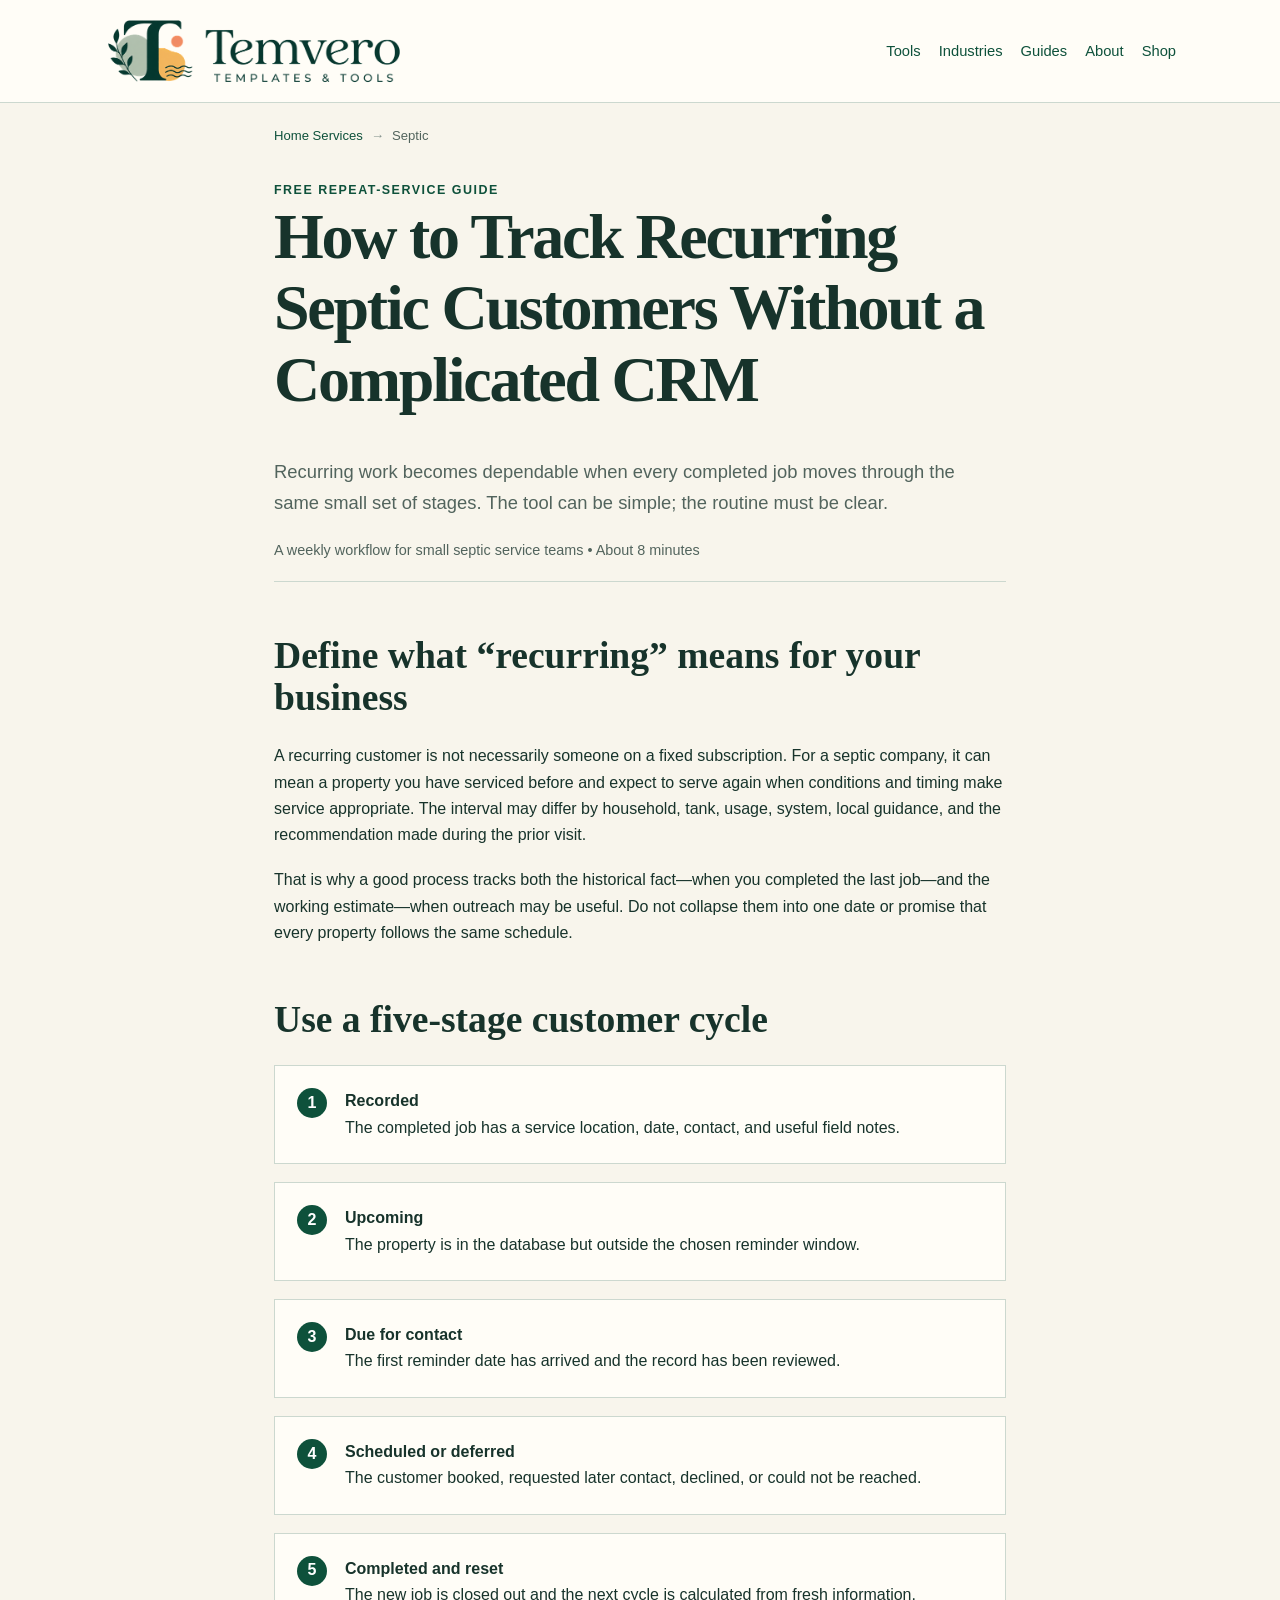
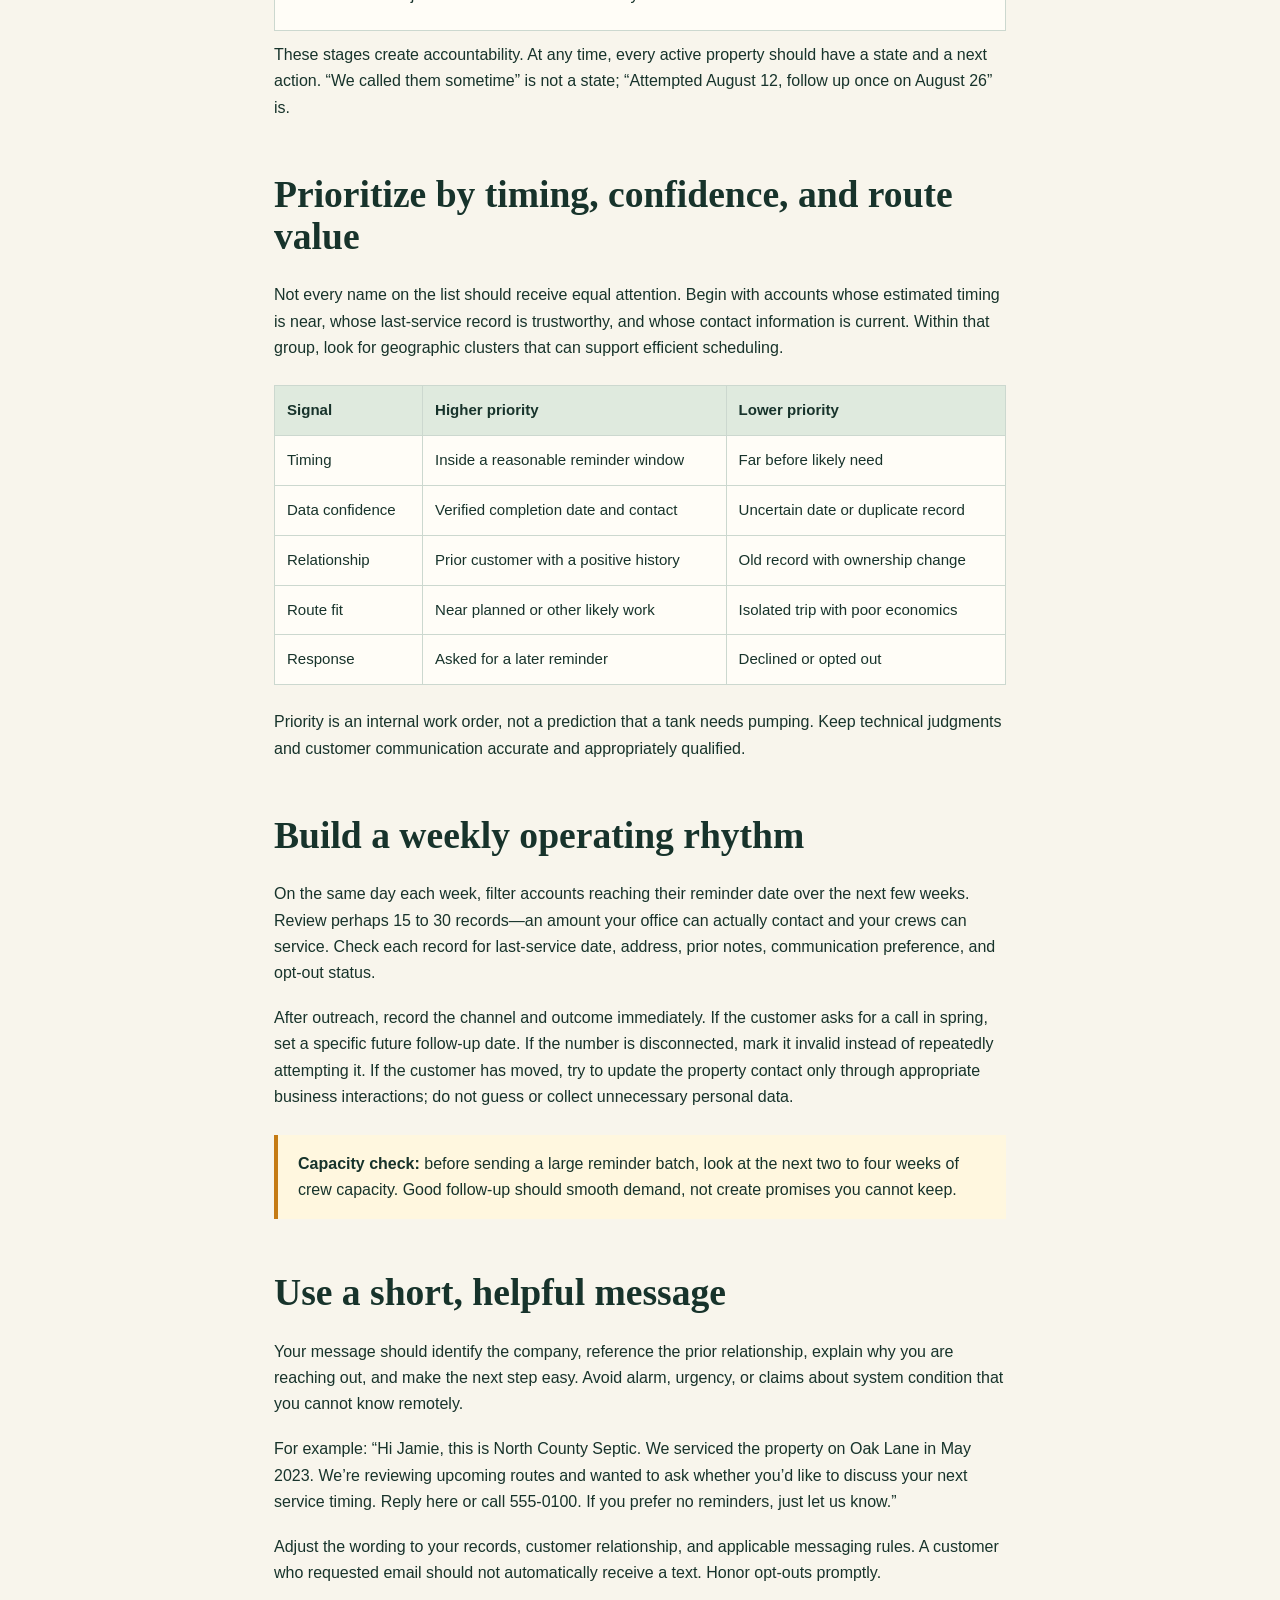
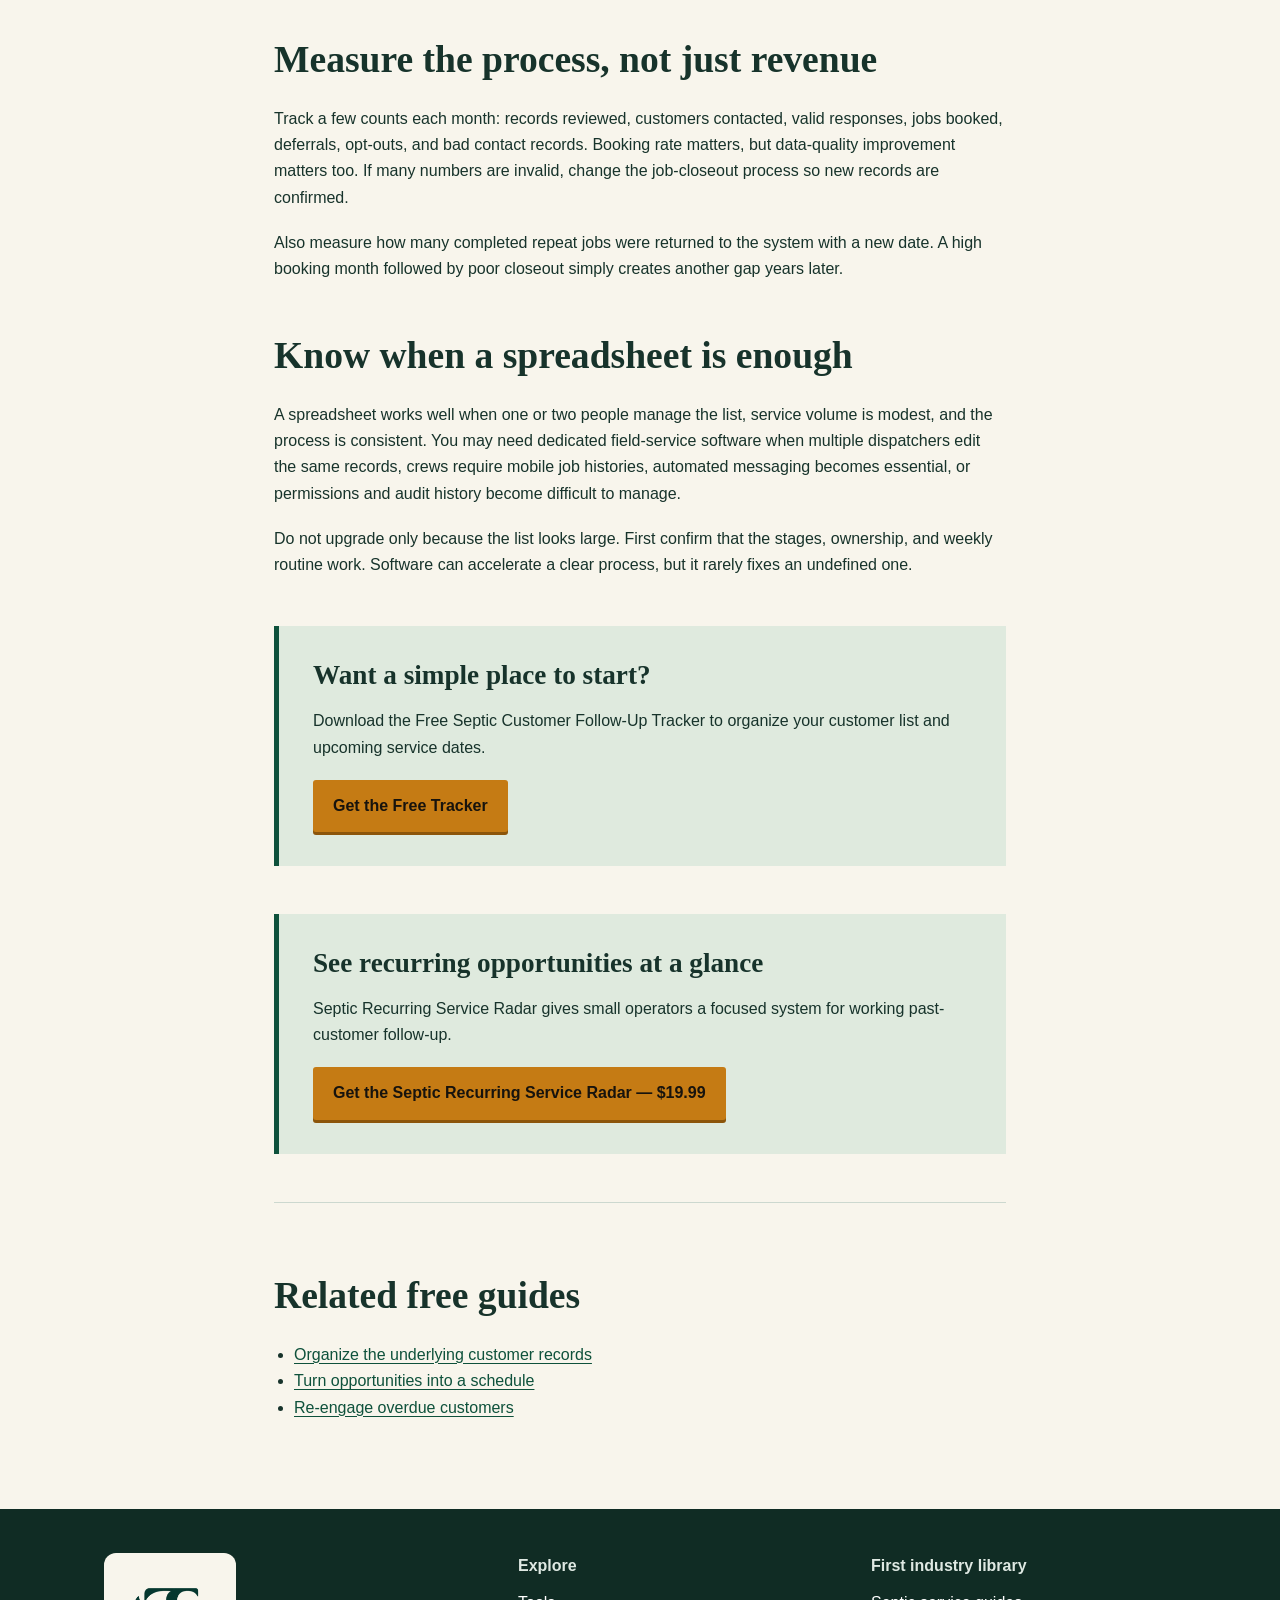
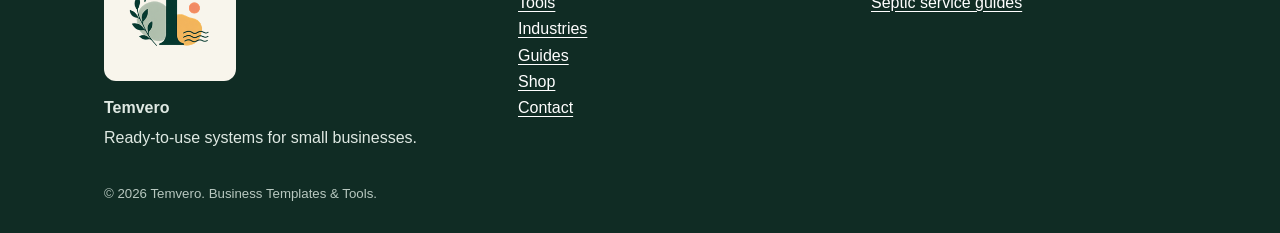
<file: track-recurring-septic-customers.html>
<!doctype html><html lang="en"><head><meta charset="utf-8"><meta name="viewport" content="width=device-width,initial-scale=1"><title>How to Track Recurring Septic Customers</title><meta name="description" content="A simple weekly workflow for tracking recurring septic customers, prioritizing follow-up, measuring results, and keeping repeat work organized."><link rel="canonical" href="https://temvero.com/track-recurring-septic-customers.html"><meta property="og:type" content="article"><meta property="og:site_name" content="Temvero"><meta property="og:title" content="How to Track Recurring Septic Customers"><meta property="og:description" content="Turn completed jobs into a consistent, respectful follow-up process for repeat service."><meta property="og:url" content="https://temvero.com/track-recurring-septic-customers.html"><meta property="og:image" content="https://temvero.com/assets/temvero-og.jpg"><meta property="og:image:alt" content="Recurring septic service workflow represented by a calendar and checked customer records"><link rel="icon" href="favicon.ico" sizes="any"><link rel="icon" type="image/png" sizes="32x32" href="assets/branding/favicon-32x32.png"><link rel="icon" type="image/png" sizes="16x16" href="assets/branding/favicon-16x16.png"><link rel="apple-touch-icon" sizes="180x180" href="assets/branding/apple-touch-icon.png"><link rel="manifest" href="site.webmanifest"><meta name="theme-color" content="#17332b"><link rel="stylesheet" href="assets/styles.css"><link rel="stylesheet" href="assets/temvero.css?v=20260819"></head><body><header><nav class="nav" aria-label="Main navigation"><a class="brand logo-link" href="/" aria-label="Temvero home"><img class="header-logo" src="assets/branding/temvero-logo-horizontal.png" width="300" height="70" alt="Temvero — Templates &amp; Tools"></a><button class="mobile-menu" aria-expanded="false" aria-label="Toggle navigation">Menu</button><div class="nav-links"><a href="/" data-scroll-target="tools">Tools</a><a href="/" data-scroll-target="industries">Industries</a><a href="/" data-scroll-target="guides">Guides</a><a href="/" data-scroll-target="about">About</a><a href="https://temvero.gumroad.com/">Shop</a></div></nav></header>
<main><nav class="breadcrumb" aria-label="Breadcrumb"><a href="/" data-scroll-target="industries">Home Services</a><span>→</span>Septic</nav><article class="article"><div class="eyebrow">Free repeat-service guide</div><h1>How to Track Recurring Septic Customers Without a Complicated CRM</h1><p class="lede">Recurring work becomes dependable when every completed job moves through the same small set of stages. The tool can be simple; the routine must be clear.</p><div class="article-meta">A weekly workflow for small septic service teams • About 8 minutes</div>
<h2>Define what “recurring” means for your business</h2><p>A recurring customer is not necessarily someone on a fixed subscription. For a septic company, it can mean a property you have serviced before and expect to serve again when conditions and timing make service appropriate. The interval may differ by household, tank, usage, system, local guidance, and the recommendation made during the prior visit.</p><p>That is why a good process tracks both the historical fact—when you completed the last job—and the working estimate—when outreach may be useful. Do not collapse them into one date or promise that every property follows the same schedule.</p>
<h2>Use a five-stage customer cycle</h2><div class="steps"><div class="step"><strong>Recorded</strong><br>The completed job has a service location, date, contact, and useful field notes.</div><div class="step"><strong>Upcoming</strong><br>The property is in the database but outside the chosen reminder window.</div><div class="step"><strong>Due for contact</strong><br>The first reminder date has arrived and the record has been reviewed.</div><div class="step"><strong>Scheduled or deferred</strong><br>The customer booked, requested later contact, declined, or could not be reached.</div><div class="step"><strong>Completed and reset</strong><br>The new job is closed out and the next cycle is calculated from fresh information.</div></div><p>These stages create accountability. At any time, every active property should have a state and a next action. “We called them sometime” is not a state; “Attempted August 12, follow up once on August 26” is.</p>
<h2>Prioritize by timing, confidence, and route value</h2><p>Not every name on the list should receive equal attention. Begin with accounts whose estimated timing is near, whose last-service record is trustworthy, and whose contact information is current. Within that group, look for geographic clusters that can support efficient scheduling.</p><div class="table-wrap"><table><thead><tr><th>Signal</th><th>Higher priority</th><th>Lower priority</th></tr></thead><tbody><tr><td>Timing</td><td>Inside a reasonable reminder window</td><td>Far before likely need</td></tr><tr><td>Data confidence</td><td>Verified completion date and contact</td><td>Uncertain date or duplicate record</td></tr><tr><td>Relationship</td><td>Prior customer with a positive history</td><td>Old record with ownership change</td></tr><tr><td>Route fit</td><td>Near planned or other likely work</td><td>Isolated trip with poor economics</td></tr><tr><td>Response</td><td>Asked for a later reminder</td><td>Declined or opted out</td></tr></tbody></table></div><p>Priority is an internal work order, not a prediction that a tank needs pumping. Keep technical judgments and customer communication accurate and appropriately qualified.</p>
<h2>Build a weekly operating rhythm</h2><p>On the same day each week, filter accounts reaching their reminder date over the next few weeks. Review perhaps 15 to 30 records—an amount your office can actually contact and your crews can service. Check each record for last-service date, address, prior notes, communication preference, and opt-out status.</p><p>After outreach, record the channel and outcome immediately. If the customer asks for a call in spring, set a specific future follow-up date. If the number is disconnected, mark it invalid instead of repeatedly attempting it. If the customer has moved, try to update the property contact only through appropriate business interactions; do not guess or collect unnecessary personal data.</p><div class="note"><strong>Capacity check:</strong> before sending a large reminder batch, look at the next two to four weeks of crew capacity. Good follow-up should smooth demand, not create promises you cannot keep.</div>
<h2>Use a short, helpful message</h2><p>Your message should identify the company, reference the prior relationship, explain why you are reaching out, and make the next step easy. Avoid alarm, urgency, or claims about system condition that you cannot know remotely.</p><p>For example: “Hi Jamie, this is North County Septic. We serviced the property on Oak Lane in May 2023. We’re reviewing upcoming routes and wanted to ask whether you’d like to discuss your next service timing. Reply here or call 555-0100. If you prefer no reminders, just let us know.”</p><p>Adjust the wording to your records, customer relationship, and applicable messaging rules. A customer who requested email should not automatically receive a text. Honor opt-outs promptly.</p>
<h2>Measure the process, not just revenue</h2><p>Track a few counts each month: records reviewed, customers contacted, valid responses, jobs booked, deferrals, opt-outs, and bad contact records. Booking rate matters, but data-quality improvement matters too. If many numbers are invalid, change the job-closeout process so new records are confirmed.</p><p>Also measure how many completed repeat jobs were returned to the system with a new date. A high booking month followed by poor closeout simply creates another gap years later.</p>
<h2>Know when a spreadsheet is enough</h2><p>A spreadsheet works well when one or two people manage the list, service volume is modest, and the process is consistent. You may need dedicated field-service software when multiple dispatchers edit the same records, crews require mobile job histories, automated messaging becomes essential, or permissions and audit history become difficult to manage.</p><p>Do not upgrade only because the list looks large. First confirm that the stages, ownership, and weekly routine work. Software can accelerate a clear process, but it rarely fixes an undefined one.</p>
<div class="cta free-tracker-cta"><h2>Want a simple place to start?</h2><p>Download the Free Septic Customer Follow-Up Tracker to organize your customer list and upcoming service dates.</p><a class="button" href="/free-septic-customer-follow-up-tracker.html">Get the Free Tracker</a></div><div class="cta"><h2>See recurring opportunities at a glance</h2><p>Septic Recurring Service Radar gives small operators a focused system for working past-customer follow-up.</p><a class="button" href="https://temvero.gumroad.com/l/SepticRecurringServiceRadar">Get the Septic Recurring Service Radar — $19.99</a></div><aside class="related"><h2>Related free guides</h2><ul><li><a href="/septic-pumping-customer-tracker.html">Organize the underlying customer records</a></li><li><a href="/septic-service-schedule-template.html">Turn opportunities into a schedule</a></li><li><a href="/recover-repeat-septic-customers.html">Re-engage overdue customers</a></li></ul></aside></article></main><footer><div class="wrap"><div class="footer-grid"><div class="footer-brand"><span class="footer-logo-wrap"><img class="footer-logo" src="assets/branding/temvero-icon-192.png" width="100" height="100" alt=""></span><div><strong>Temvero</strong><p>Ready-to-use systems for small businesses.</p></div></div><div><strong>Explore</strong><p><a href="/" data-scroll-target="tools">Tools</a><br><a href="/" data-scroll-target="industries">Industries</a><br><a href="/" data-scroll-target="guides">Guides</a><br><a href="https://temvero.gumroad.com/">Shop</a><br><a href="/contact.html">Contact</a></p></div><div><strong>First industry library</strong><p><a href="/" data-scroll-target="guides">Septic service guides</a></p></div></div><div class="fine">© 2026 Temvero. Business Templates &amp; Tools.</div></div></footer><script src="assets/site.js?v=20260819b" defer></script></body></html>
</file>
<file: assets/styles.css>
:root{--ink:#17332b;--green:#0e513b;--green2:#dfeade;--cream:#f8f5ec;--paper:#fffdf7;--gold:#c57b14;--line:#ccd8cf;--muted:#52645d;--max:1120px}*{box-sizing:border-box}html{scroll-behavior:smooth}body{margin:0;background:var(--cream);color:var(--ink);font-family:Arial,Helvetica,sans-serif;line-height:1.65}a{color:var(--green);text-underline-offset:3px}a:hover{text-decoration-thickness:2px}img{max-width:100%;height:auto}header{background:var(--paper);border-bottom:1px solid var(--line)}.nav{max-width:var(--max);margin:auto;display:flex;align-items:center;justify-content:space-between;gap:24px;padding:16px 24px}.brand{font-family:Georgia,serif;font-weight:700;font-size:1.25rem;text-decoration:none;color:var(--ink)}.nav-links{display:flex;flex-wrap:wrap;gap:18px;font-size:.92rem}.nav-links a{text-decoration:none}.wrap{max-width:var(--max);margin:auto;padding:0 24px}.hero{display:grid;grid-template-columns:1.2fr .8fr;gap:48px;align-items:center;padding:76px 0 64px}.eyebrow{text-transform:uppercase;letter-spacing:.12em;font-size:.78rem;font-weight:700;color:var(--green)}h1,h2,h3{font-family:Georgia,serif;line-height:1.12;margin:0 0 .65em}h1{font-size:clamp(2.45rem,6vw,4.9rem);letter-spacing:-.035em}h2{font-size:clamp(1.65rem,3vw,2.35rem);margin-top:1.4em}h3{font-size:1.22rem;margin-top:1.5em}p{margin:.65em 0 1.15em}.lede{font-size:1.15rem;color:var(--muted);max-width:720px}.hero-card{background:var(--green);color:white;padding:32px;border-radius:4px;box-shadow:12px 12px 0 var(--green2)}.hero-card h2{margin-top:0;color:white}.checklist{list-style:none;padding:0;margin:18px 0}.checklist li{padding:8px 0 8px 28px;position:relative}.checklist li:before{content:'✓';position:absolute;left:0;color:#f4c576;font-weight:700}.button{display:inline-block;background:var(--gold);color:#17130d;padding:13px 20px;border-radius:3px;font-weight:700;text-decoration:none;box-shadow:0 3px 0 #8c550a}.button:hover{transform:translateY(-1px)}.button.secondary{background:transparent;color:var(--green);border:1px solid var(--green);box-shadow:none}.section{padding:64px 0}.section.alt{background:var(--paper);border-top:1px solid var(--line);border-bottom:1px solid var(--line)}.grid{display:grid;grid-template-columns:repeat(3,1fr);gap:20px}.card{background:var(--paper);border:1px solid var(--line);padding:25px;border-radius:4px}.card h3{margin-top:0}.card a{font-weight:700}.steps{counter-reset:item;display:grid;gap:18px}.step{position:relative;padding:22px 24px 22px 70px;background:var(--paper);border:1px solid var(--line)}.step:before{counter-increment:item;content:counter(item);position:absolute;left:22px;top:22px;width:30px;height:30px;border-radius:50%;background:var(--green);color:white;display:grid;place-items:center;font-weight:700}.cta{margin:48px 0;padding:34px;background:var(--green2);border-left:5px solid var(--green)}.cta h2{margin-top:0;font-size:1.7rem}.article{max-width:780px;margin:auto;padding:58px 24px 72px}.article h1{font-size:clamp(2.3rem,5vw,4rem)}.article-meta{font-size:.9rem;color:var(--muted);border-bottom:1px solid var(--line);padding-bottom:18px;margin-bottom:30px}.note{background:#fff7df;border-left:4px solid var(--gold);padding:16px 20px;margin:24px 0}.table-wrap{overflow-x:auto;margin:24px 0}table{border-collapse:collapse;width:100%;background:var(--paper);font-size:.94rem}th,td{border:1px solid var(--line);padding:12px;text-align:left;vertical-align:top}th{background:var(--green2)}.related{border-top:1px solid var(--line);padding-top:20px;margin-top:42px}.related ul{padding-left:20px}footer{background:#102c24;color:#dfe9e3;padding:44px 0 28px}footer a{color:white}.footer-grid{display:grid;grid-template-columns:1.2fr 1fr 1fr;gap:32px}.fine{font-size:.83rem;color:#b8c8c0;margin-top:32px}.mobile-menu{display:none;background:none;border:1px solid var(--line);padding:8px 10px;font:inherit}@media(max-width:800px){.hero{grid-template-columns:1fr;padding:48px 0}.grid{grid-template-columns:1fr}.footer-grid{grid-template-columns:1fr}.mobile-menu{display:block}.nav-links{display:none;width:100%;padding-top:8px}.nav-links.open{display:flex;flex-direction:column}.nav{flex-wrap:wrap}h1{font-size:2.7rem}.section{padding:44px 0}}@media(prefers-reduced-motion:reduce){html{scroll-behavior:auto}.button:hover{transform:none}}
</file>
<file: assets/temvero.css>
.brand-lockup{display:flex;flex-direction:column;line-height:1}.brand-lockup small{font-family:Arial,Helvetica,sans-serif;font-size:.62rem;text-transform:uppercase;letter-spacing:.1em;color:var(--muted);margin-top:5px}.temvero-hero h1{font-size:clamp(2.6rem,5.4vw,4.55rem)}.toolkit-card .eyebrow{color:#f4c576}.tool-stack{display:grid;grid-template-columns:1fr 1fr;gap:10px;margin-top:24px}.tool-stack span{background:rgba(255,255,255,.09);border:1px solid rgba(255,255,255,.2);padding:12px;font-size:.9rem}.section-heading{display:grid;grid-template-columns:1fr 1fr;gap:48px;align-items:end;margin-bottom:30px}.section-heading h2{margin-bottom:0}.section-heading>p{color:var(--muted);margin-bottom:0}.category-card{position:relative;min-height:245px;display:flex;flex-direction:column}.category-card h3{font-size:1.55rem}.category-number{font-family:Georgia,serif;color:var(--gold);font-size:.9rem}.category-card .status{margin-top:auto;font-size:.78rem;text-transform:uppercase;letter-spacing:.09em;color:var(--muted);border-top:1px solid var(--line);padding-top:14px}.category-card.active-category{border-top:4px solid var(--green)}.muted{color:var(--muted)}.featured-tool{display:grid;grid-template-columns:1.4fr .6fr;gap:44px;margin-top:18px;background:var(--green);color:white;padding:48px;border-radius:4px;box-shadow:12px 12px 0 var(--green2)}.featured-tool h2{color:white;margin-top:.2em;font-size:clamp(2rem,4vw,3.2rem)}.featured-tool .lede{color:#dbe9e2}.tool-kicker,.guide-label{font-size:.75rem;text-transform:uppercase;letter-spacing:.1em;font-weight:700;color:#f4c576}.dark-checklist li:before{color:#f4c576}.featured-action{align-self:center;border-left:1px solid rgba(255,255,255,.25);padding-left:36px;display:grid;gap:18px}.featured-action small{color:#c7d7cf}.price{display:flex;flex-direction:column}.price span{font-size:.8rem;text-transform:uppercase;letter-spacing:.08em;color:#c7d7cf}.price strong{font-family:Georgia,serif;font-size:2.6rem}.guide-grid{grid-template-columns:repeat(6,1fr)}.guide-grid .card{grid-column:span 2}.guide-grid .card:nth-child(4),.guide-grid .card:nth-child(5){grid-column:span 3}.guide-label{color:var(--green)}.about-section{border-bottom:1px solid var(--line)}.about-grid{display:grid;grid-template-columns:1fr 1fr;gap:56px}.breadcrumb{max-width:780px;margin:22px auto -25px;padding:0 24px;font-size:.82rem;color:var(--muted)}.breadcrumb a{text-decoration:none}.breadcrumb span{padding:0 8px;color:#83928c}
@media(max-width:800px){.section-heading,.featured-tool,.about-grid{grid-template-columns:1fr;gap:22px}.featured-tool{padding:30px;box-shadow:7px 7px 0 var(--green2)}.featured-action{border-left:0;border-top:1px solid rgba(255,255,255,.25);padding:24px 0 0}.guide-grid{grid-template-columns:1fr}.guide-grid .card,.guide-grid .card:nth-child(4),.guide-grid .card:nth-child(5){grid-column:auto}.tool-stack{grid-template-columns:1fr 1fr}.brand-lockup small{display:none}}
.logo-link{display:flex;align-items:center;flex:0 0 auto;line-height:0}.header-logo{display:block;width:300px;max-width:36vw;height:auto;object-fit:contain}.nav{flex-wrap:nowrap}.nav-links{align-items:center;flex-wrap:nowrap;white-space:nowrap}.footer-grid{gap:48px;align-items:start}.footer-brand{display:flex;flex-direction:column;align-items:flex-start;gap:14px}.footer-logo-wrap{display:inline-flex;align-items:center;justify-content:center;width:fit-content;padding:14px 16px;border-radius:12px;background:var(--cream)}.footer-logo{display:block;width:100px;height:auto;object-fit:contain;flex:0 0 auto}.footer-brand p{margin:.2em 0 0}.contact-hero{max-width:820px;padding:70px 0 48px}.contact-hero h1{font-size:clamp(2.7rem,6vw,4.8rem)}.contact-email-card{background:var(--green);color:white;padding:30px;border-radius:4px;margin-top:30px;display:flex;align-items:center;justify-content:space-between;gap:24px}.contact-email-card h2{color:white;margin:0 0 .3em;font-size:1.45rem}.contact-email{color:white;font-weight:700;font-size:1.12rem;overflow-wrap:anywhere}.contact-grid{grid-template-columns:repeat(3,1fr)}.contact-grid .card{min-height:250px}.contact-response{margin-top:24px;background:var(--green2);border-left:5px solid var(--green);padding:22px 24px}.contact-response h2{font-size:1.4rem;margin:0 0 .35em}.faq-list{display:grid;gap:14px;max-width:860px}.faq-item{background:var(--paper);border:1px solid var(--line);padding:22px 24px}.faq-item h3{margin:0 0 .55em}.contact-cta{max-width:860px}
@media(max-width:800px){.header-logo{width:min(220px,60vw);max-width:none}.nav{align-items:center;flex-wrap:wrap}.nav-links{white-space:normal}.footer-grid{gap:32px}.footer-logo{width:92px}.contact-hero{padding:48px 0 36px}.contact-email-card{align-items:flex-start;flex-direction:column}.contact-grid{grid-template-columns:1fr}.contact-grid .card{min-height:0}}

/* Free septic customer follow-up tracker */
.lead-hero{background:var(--paper);border-bottom:1px solid var(--line)}.lead-hero-grid{display:grid;grid-template-columns:1.05fr .95fr;gap:58px;align-items:center;padding-top:74px;padding-bottom:74px}.lead-hero-copy h1{font-size:clamp(2.65rem,5.4vw,4.65rem)}.lead-hero-copy>p:not(.lede):not(.download-note){max-width:650px}.download-note{font-size:.86rem;color:var(--muted);margin-top:-.25rem}.sheet-preview{background:#fff;border:1px solid #b9c9bf;border-radius:6px;box-shadow:12px 12px 0 var(--green2);overflow:hidden}.sheet-toolbar{display:flex;justify-content:space-between;gap:16px;align-items:center;background:var(--green);color:#fff;padding:14px 16px}.sheet-file{font-weight:700}.sheet-format{font-size:.75rem;letter-spacing:.08em;text-transform:uppercase;color:#f4c576}.sheet-grid{display:grid;grid-template-columns:1.2fr 1fr .8fr 1fr;font-size:.72rem}.sheet-cell{padding:11px 9px;border-right:1px solid #d9e2dc;border-bottom:1px solid #d9e2dc;min-width:0;overflow-wrap:anywhere}.sheet-head{background:#e8f0e9;color:var(--ink);font-weight:700}.sheet-date{background:#fff7df;font-weight:700}.sheet-tabs{display:flex;gap:6px;padding:10px 12px;background:#f1f4ef}.sheet-tabs span{font-size:.68rem;padding:5px 10px;border:1px solid #c4d0c8;background:white}.sheet-tabs span:first-child{border-bottom:3px solid var(--green)}.included-grid{grid-template-columns:repeat(2,1fr);margin-top:28px}.included-grid .card{border-top:4px solid var(--green)}.lead-steps{display:grid;grid-template-columns:repeat(3,1fr);gap:20px;margin-top:28px}.lead-step{display:flex;gap:18px;padding:24px;background:var(--paper);border:1px solid var(--line)}.lead-step>span{width:34px;height:34px;flex:0 0 34px;border-radius:50%;display:grid;place-items:center;background:var(--gold);color:#17130d;font-weight:700}.lead-step h3{margin:.1rem 0 .45rem}.lead-step p{margin:0}.compare-grid{display:grid;grid-template-columns:1fr 1fr;gap:24px;margin-top:30px;align-items:start}.compare-card{padding:34px;border:1px solid var(--line);background:var(--paper);border-radius:4px}.compare-card h3{font-size:1.7rem;margin:.35rem 0 1rem}.comparison-label{display:block;color:var(--green);font-size:.75rem;text-transform:uppercase;letter-spacing:.08em;font-weight:700}.full-card{background:var(--green);color:white;border-color:var(--green);box-shadow:10px 10px 0 var(--green2)}.full-card h3{color:white}.full-card .comparison-label{color:#f4c576}.feature-list{list-style:none;padding:0;margin:0 0 24px}.feature-list li{position:relative;padding:7px 0 7px 25px;border-bottom:1px solid rgba(82,100,93,.16)}.feature-list li:before{content:'✓';position:absolute;left:0;color:var(--gold);font-weight:700}.full-card .feature-list li{border-color:rgba(255,255,255,.16)}.full-card .feature-list li:before{color:#f4c576}.audience-grid{display:grid;grid-template-columns:1.2fr .8fr;gap:54px;align-items:center}.audience-list{list-style:none;padding:0;margin:0;display:grid;gap:12px}.audience-list li{padding:16px 18px 16px 48px;background:var(--paper);border:1px solid var(--line);position:relative;font-weight:700}.audience-list li:before{content:'✓';position:absolute;left:19px;color:var(--gold)}.mid-download{display:flex;align-items:center;justify-content:space-between;gap:40px}.mid-download h2{margin-top:.35em}.faq-wrap{max-width:900px}.lead-final-cta{background:var(--green);color:white;padding:64px 0}.lead-final-cta h2{color:white;margin:0;font-size:clamp(2rem,4vw,3rem)}.lead-final-cta p{color:#dbe9e2}.lead-final-grid{display:grid;grid-template-columns:1.25fr .75fr;gap:48px;align-items:center}.lead-final-actions{display:grid;gap:14px;justify-items:start}.light-button{background:var(--cream);color:var(--green);box-shadow:0 3px 0 #b9c9bf}
@media(max-width:800px){.lead-hero-grid,.compare-grid,.audience-grid,.lead-final-grid{grid-template-columns:1fr}.lead-hero-grid{gap:38px;padding-top:48px;padding-bottom:54px}.lead-hero-copy h1{font-size:2.7rem}.sheet-preview{box-shadow:7px 7px 0 var(--green2)}.sheet-grid{font-size:.64rem}.sheet-cell{padding:9px 5px}.included-grid,.lead-steps{grid-template-columns:1fr}.compare-card{padding:26px}.full-card{box-shadow:7px 7px 0 var(--green2)}.mid-download{align-items:flex-start;flex-direction:column}.lead-final-actions{width:100%}.lead-final-actions .button{width:100%;text-align:center}.lead-final-cta{padding:48px 0}}
</file>
